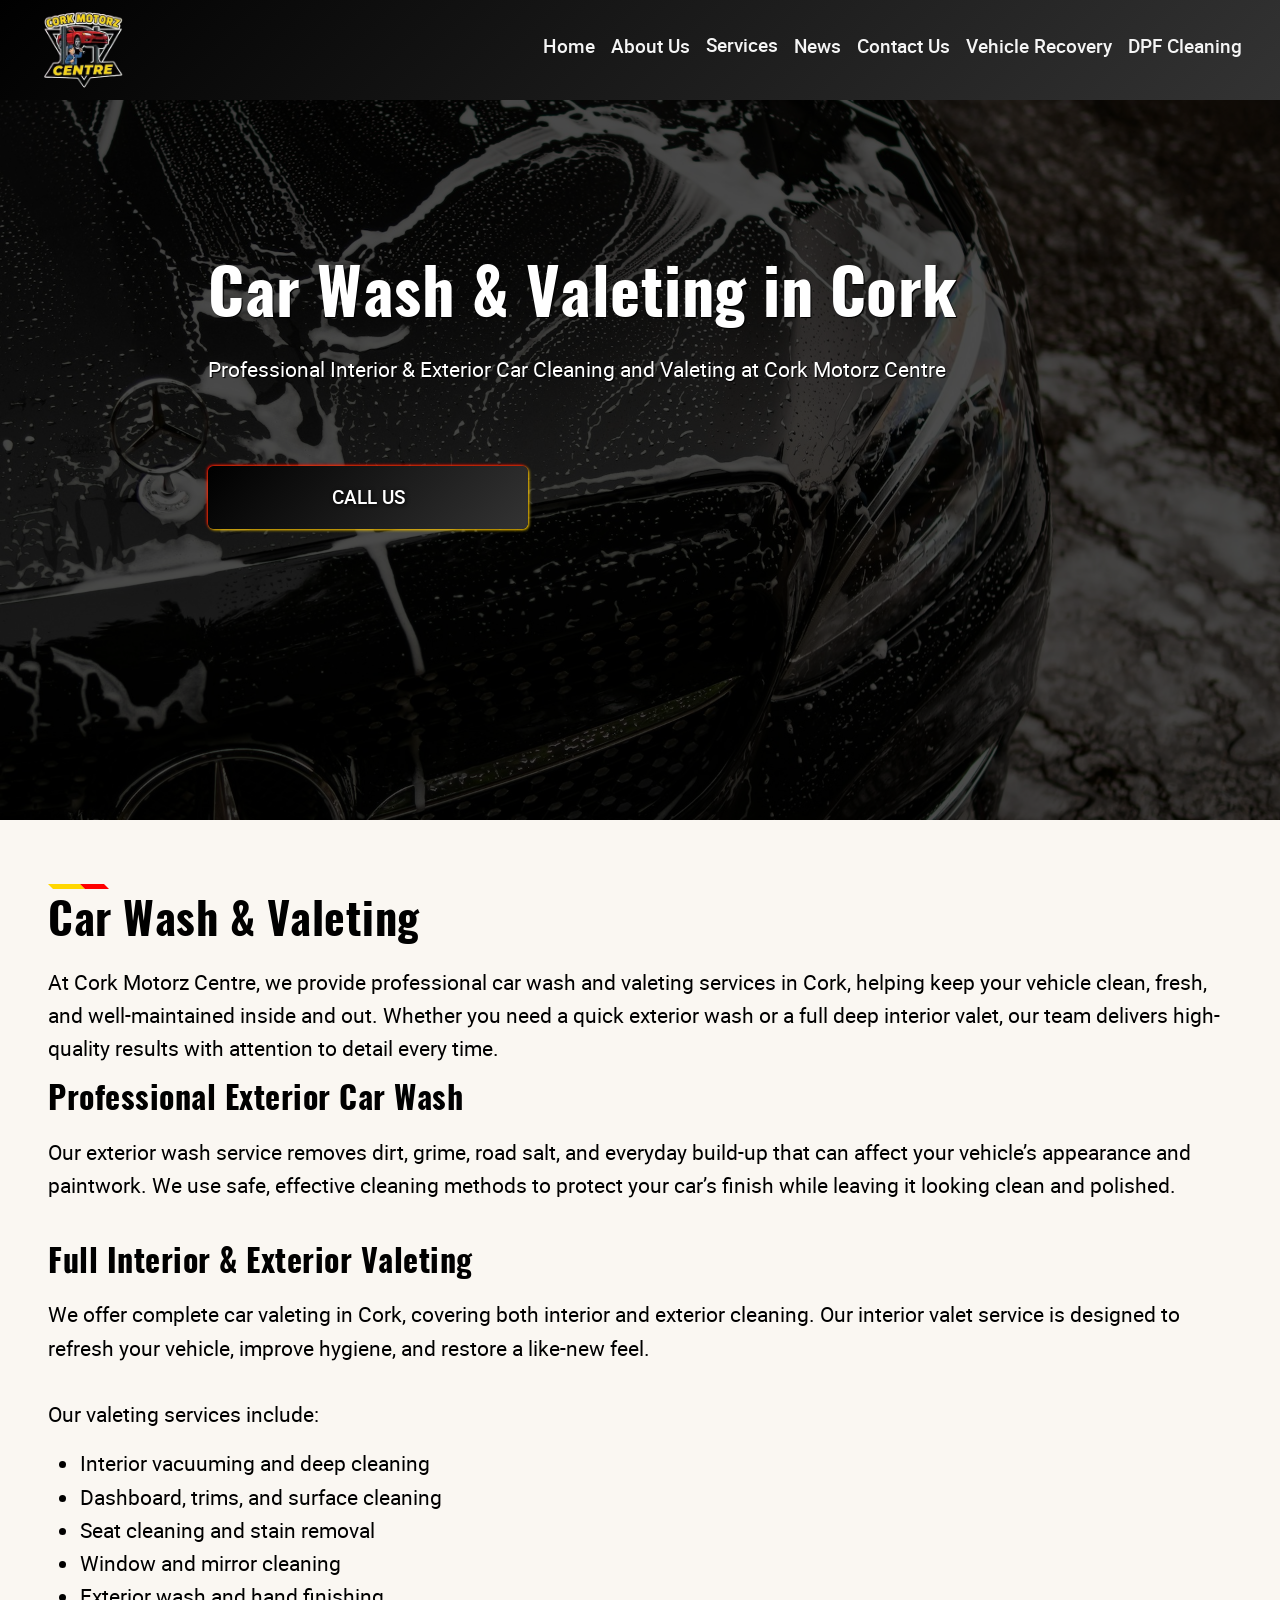
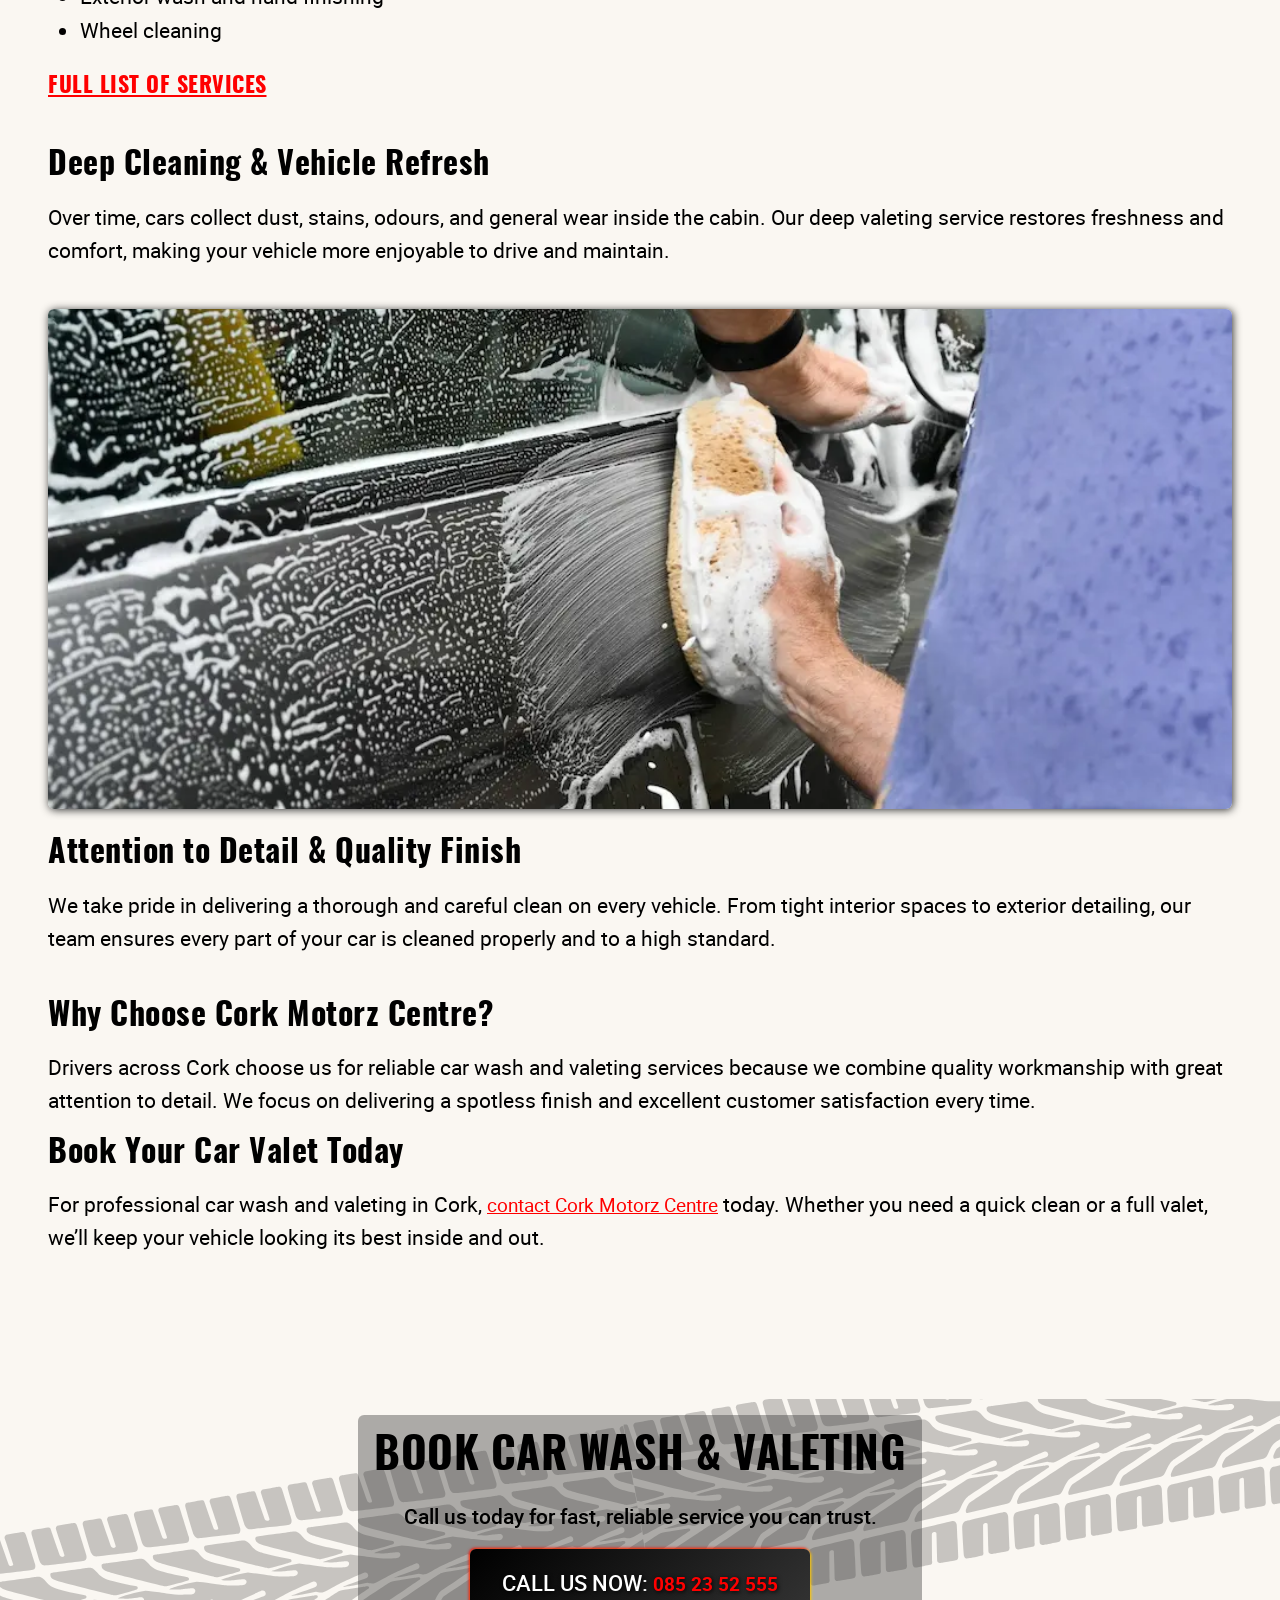
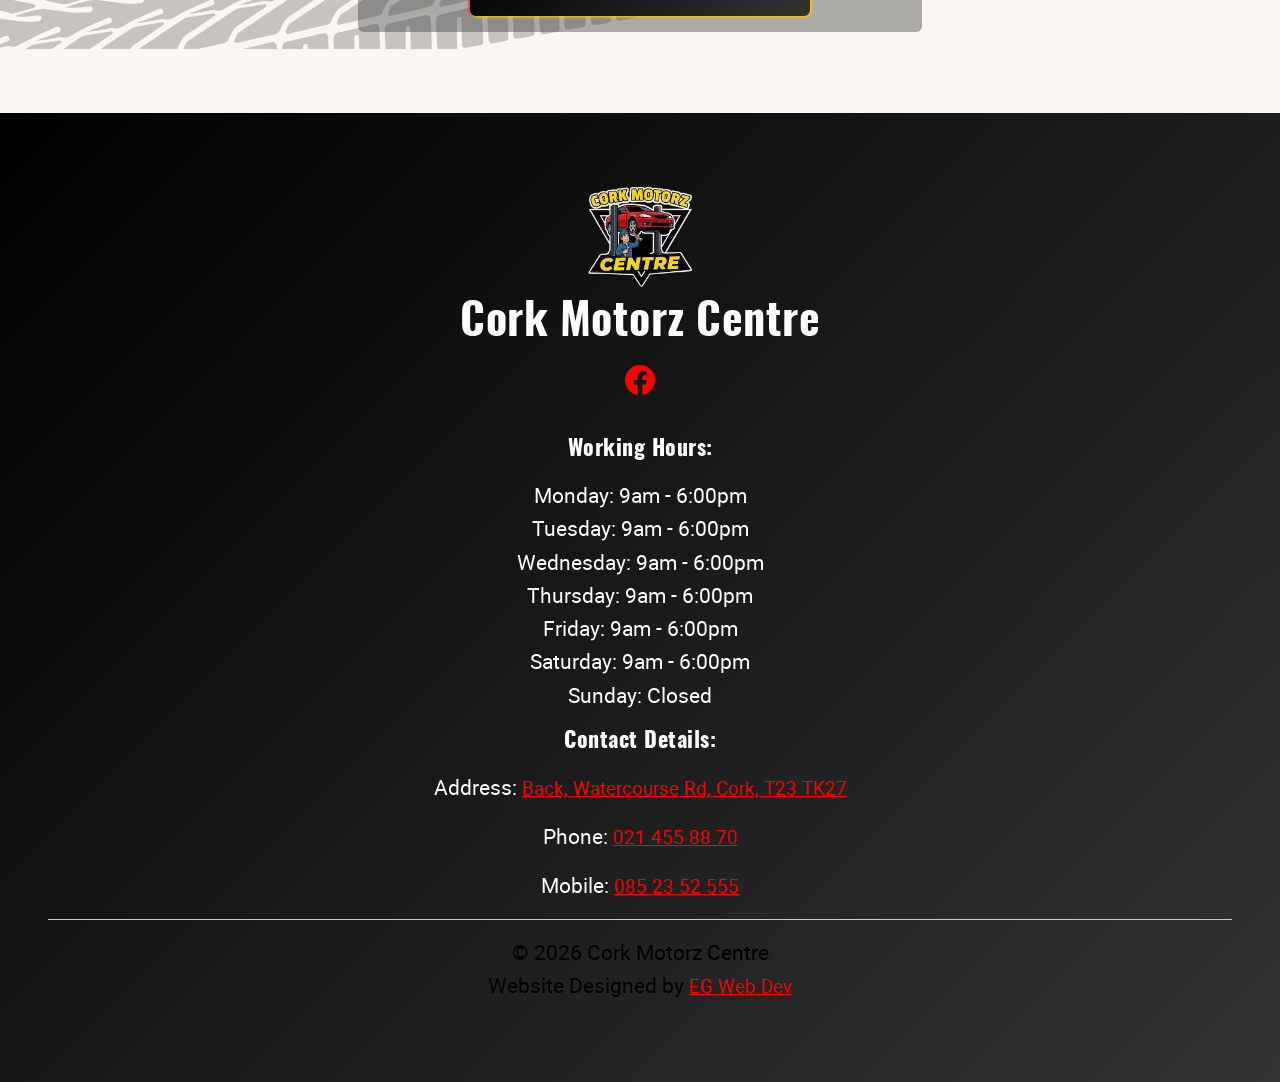
<file: service/car-wash.html>
<!DOCTYPE html>
<html lang="en">
    <head>
        <meta charset="UTF-8">
        <meta name="viewport" content="width=device-width, initial-scale=1, viewport-fit=cover"/>
        <meta name="description" content="Car wash and valeting in Cork at Cork Motorz Centre. Professional interior and exterior cleaning services to keep your vehicle fresh and spotless.">


        <!-- Open Graph / Social Preview -->
        <meta property="og:title" content="Cork Motorz Centre | Car Wash & Valeting">
        <meta property="og:description" content="Car wash and valeting in Cork at Cork Motorz Centre. Professional interior and exterior cleaning services to keep your vehicle fresh and spotless.">
        <meta property="og:image" content="">
        <meta property="og:url" content="">
        <meta property="og:type" content="website">

        <link rel="icon" type="image/x-icon" href="../assets/logos/cork-motorz-centre-logo.ico">

        <title>Cork Motorz Centre | Car Wash & Valeting</title>
        
        <link rel="stylesheet" href="../styles/style.css">
        <script src="../scripts/nav.js" defer></script>
        <script src="../scripts/fade-in.js" defer></script>
        
    </head>

    <body>
        <!--------------------------------------------------------------- HEADER/NAVIGATION -------------------------------------------------------------------------->
        <header class="site-nav">

            <div class="site-nav__container container">
                
                <a href="/index.html" class="site-nav__brand">
                    <img class="site-nav__logo" src="/assets/logos/cork-motorz-centre-logo.webp" alt="Example Logo">
                </a>

                <nav class="site-nav__links" id="primary-navigation" aria-label="Primary navigation">
                    <ul>
                        <li><a href="../index.html">Home</a></li>
                        <li><a href="../about.html">About Us</a></li>
                        <li class="has-submenu">
                            <a href="../service/service.html">Services</a>
                            <button class="submenu-toggle" aria-expanded="false" aria-controls="services-submenu">
                                <span class="submenu-arrow" aria-hidden="true">▾</span>
                                <span class="sr-only">Toggle Services submenu</span>
                            </button>
                            <ul class="sub-menu" id="services-submenu">
                                <li><a href="../dpf-cleaning.html">DPF Cleaning</a></li>
                                <li><a href="../service/service-and-maintenance.html">Full Service & Maintenance</a></li>
                                <li><a href="../service/diagnostics.html">Diagnostics</a></li>
                                <li><a href="../service/tyres.html">Tyres</a></li>
                                <li><a href="../vehicle-recovery.html">Recovery Service</a></li>
                                <li><a href="../service/crash-repairs.html">Car Crash Repairs</a></li>
                                <li><a href="../service/car-wash.html">Car Wash & Valeting</a></li>
                                <li><a href="../service/pre-nct.html">Pre-NCT Inspection</a></li>
                            </ul>
                        </li>
                        <li><a href="../news.html">News</a></li>
                        <li><a href="../contact.html">Contact Us</a></li>
                        <li><a href="../vehicle-recovery.html">Vehicle Recovery</a></li>
                        <li><a href="../dpf-cleaning.html">DPF Cleaning</a></li>
                    </ul>
                </nav>

                <button class="site-nav__toggle" aria-label="Toggle navigation" aria-controls="primary-navigation" aria-expanded="false"> 
                    <span></span>
                    <span></span>
                    <span></span>
                </button>

            </div>
            <div class="site-nav__overlay" aria-hidden="true"></div>
        
        </header>

        <main>

            <!--------------------------------------------------------------- HERO ------------------------------------------------------------------>
            <section class="hero-section section">
                <img src="../assets/images/card-6.jpg" alt="Cork Motorz Centre Hero Background Image">
                <div class="hero-overlay"></div>
                <div class="hero-content container fade-in">
                    <h1>Car Wash & Valeting in Cork</h1>
                    <p>Professional Interior & Exterior Car Cleaning and Valeting at Cork Motorz Centre</p>
                    <a href="tel:0852352555" class="btn-primary">Call Us</a>
                </div>
            </section>

            <article class="maintenance-article section fade-in">
                <div class="container">
                    <div class="section-decor">
                        <span class="section-decor-yellow"></span>
                        <span class="section-decor-red"></span>
                    </div>
                    <h2>Car Wash & Valeting</h2>

                    <p>
                        At Cork Motorz Centre, we provide professional car wash and valeting services in Cork, helping keep your vehicle clean, fresh, and well-maintained inside and out. Whether you need a quick exterior wash or a full deep interior valet, our team delivers high-quality results with attention to detail every time.
                    </p>

                    <h3>Professional Exterior Car Wash</h3>

                    <p>
                        Our exterior wash service removes dirt, grime, road salt, and everyday build-up that can affect your vehicle’s appearance and paintwork. We use safe, effective cleaning methods to protect your car’s finish while leaving it looking clean and polished.
                    </p>

                    <br>

                    <h3>Full Interior & Exterior Valeting</h3>

                    <p>
                        We offer complete car valeting in Cork, covering both interior and exterior cleaning. Our interior valet service is designed to refresh your vehicle, improve hygiene, and restore a like-new feel.
                        <br><br>
                        Our valeting services include:
                    </p>

                    <ul>
                        <li>Interior vacuuming and deep cleaning</li>
                        <li>Dashboard, trims, and surface cleaning</li>
                        <li>Seat cleaning and stain removal</li>
                        <li>Window and mirror cleaning</li>
                        <li>Exterior wash and hand finishing</li>
                        <li>Wheel cleaning</li>
                    </ul>

                    <br>

                    <a href="../service/service.html"><h4>FULL LIST OF SERVICES</h4></a>

                    <br>

                    <h3>Deep Cleaning & Vehicle Refresh</h3>

                    <p>Over time, cars collect dust, stains, odours, and general wear inside the cabin. Our deep valeting service restores freshness and comfort, making your vehicle more enjoyable to drive and maintain.</p>

                    <br>

                    <img class="article-img fade-in" src="../assets/images/car-valeting-img.webp" alt="Car Valeting Cork">

                    <br>

                    <h3>Attention to Detail & Quality Finish</h3>

                    <p>
                        We take pride in delivering a thorough and careful clean on every vehicle. From tight interior spaces to exterior detailing, our team ensures every part of your car is cleaned properly and to a high standard.
                    </p>

                    <br>

                    <h3>Why Choose Cork Motorz Centre?</h3>

                    <p>
                        Drivers across Cork choose us for reliable car wash and valeting services because we combine quality workmanship with great attention to detail. We focus on delivering a spotless finish and excellent customer satisfaction every time.
                    </p>

                    <h3>Book Your Car Valet Today</h3>

                    <p>
                        For professional car wash and valeting in Cork, <a href="tel:085 23 52 555">contact Cork Motorz Centre</a> today. Whether you need a quick clean or a full valet, we’ll keep your vehicle looking its best inside and out.
                    </p>
                </div>
            </article>

            <section class="cta section fade-in">
                <div class="banner-wrapper">
                    <img src="../assets/images/tire-tracks.svg" class="track track-top" alt="">
                    <img src="../assets/images/tire-tracks.svg" class="track track-bottom" alt="">

                    <div class="cta-content">
                        <h2>BOOK CAR WASH & VALETING</h2>
                        <p>Call us today for fast, reliable service you can trust.</p>
                        <div class="cta-button btn-primary">
                            <span>CALL US NOW:</span>
                            <a href="tel:085 23 52 555"><strong>085 23 52 555</strong></a>
                        </div>
                    </div>
                </div>
            </section>
        </main>

        <!-------------------------------------------------------------- FOOTER ---------------------------------------------------------------------------->
        <footer class="footer section fade-in">
            <div class="container">
                <div>
                    <img src="../assets/logos/cork-motorz-centre-logo.webp" alt="Cork Motorz Centre Logo">
                    <h2>Cork Motorz Centre</h2>
                    <div class="footer-socials">
                        <a href="https://www.facebook.com/p/Cork-Motorz-Centre-100063648090847/">
                            <svg xmlns="http://www.w3.org/2000/svg" fill="currentColor" class="bi bi-facebook" viewBox="0 0 16 16"><path d="M16 8.049c0-4.446-3.582-8.05-8-8.05C3.58 0-.002 3.603-.002 8.05c0 4.017 2.926 7.347 6.75 7.951v-5.625h-2.03V8.05H6.75V6.275c0-2.017 1.195-3.131 3.022-3.131.876 0 1.791.157 1.791.157v1.98h-1.009c-.993 0-1.303.621-1.303 1.258v1.51h2.218l-.354 2.326H9.25V16c3.824-.604 6.75-3.934 6.75-7.951"/></svg>
                        </a>
                    </div>
                </div>
                <div>
                    <h4>Working Hours:</h4>
                    <p>
                        <span>Monday:</span> 9am - 6:00pm <br>
                        <span>Tuesday:</span> 9am - 6:00pm <br>
                        <span>Wednesday:</span> 9am - 6:00pm <br>
                        <span>Thursday:</span> 9am - 6:00pm <br>
                        <span>Friday:</span> 9am - 6:00pm <br>
                        <span>Saturday:</span> 9am - 6:00pm <br>
                        <span>Sunday:</span> Closed
                    </p>
                </div>
                <div>
                    <h4>Contact Details:</h4>
                    <p>Address: <a href="https://maps.app.goo.gl/SgTDD4QANHRx9vL56">Back, Watercourse Rd, Cork, T23 TK27</a></p>
                    <p>Phone: <a href="tel:0214558870">021 455 88 70</a></p>
                    <p>Mobile: <a href="tel:0852352555">085 23 52 555</a></p>
                </div>
                <div class="footer-line"></div>
                <div class="footer-ps"><p> © 2026 Cork Motorz Centre <br>Website Designed by <a href="https://eg-webdev.com/">EG Web Dev</a></p></div>
            </div>
        </footer>
        <button id="backToTop" aria-label="Back to top">
            <svg viewBox="0 0 16 16" xmlns="http://www.w3.org/2000/svg" fill="currentColor"><path d="M5.14645 7.14645L7.64645 4.64645C7.84171 4.45118 8.15829 4.45118 8.35355 4.64645L10.8536 7.14645C11.0488 7.34171 11.0488 7.65829 10.8536 7.85355C10.6583 8.04882 10.3417 8.04882 10.1464 7.85355L8.5 6.20711V11C8.5 11.2761 8.27614 11.5 8 11.5C7.72386 11.5 7.5 11.2761 7.5 11V6.20711L5.85355 7.85355C5.65829 8.04882 5.34171 8.04882 5.14645 7.85355C4.95118 7.65829 4.95118 7.34171 5.14645 7.14645ZM8 1C4.13401 1 1 4.13401 1 8C1 11.866 4.13401 15 8 15C11.866 15 15 11.866 15 8C15 4.13401 11.866 1 8 1ZM2 8C2 4.68629 4.68629 2 8 2C11.3137 2 14 4.68629 14 8C14 11.3137 11.3137 14 8 14C4.68629 14 2 11.3137 2 8Z"/></svg>
        </button>
    </body>
</html>
</file>
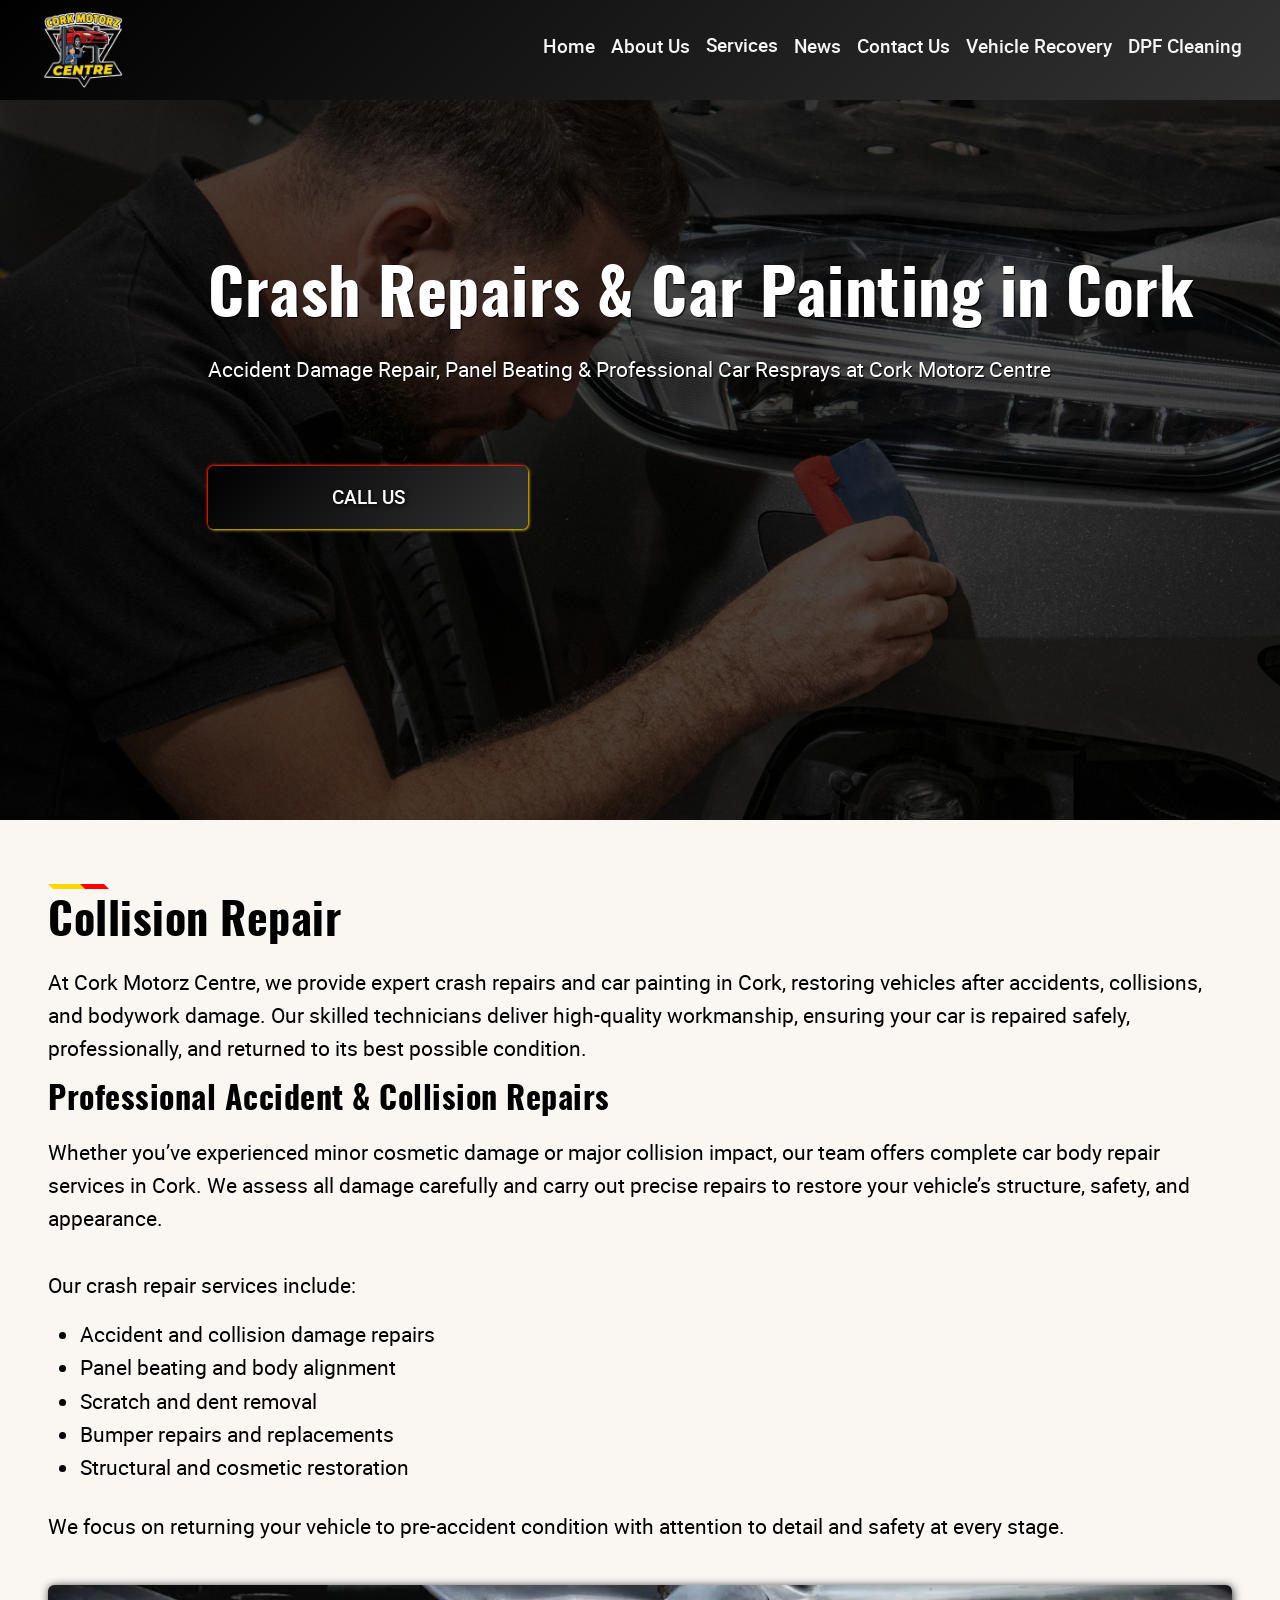
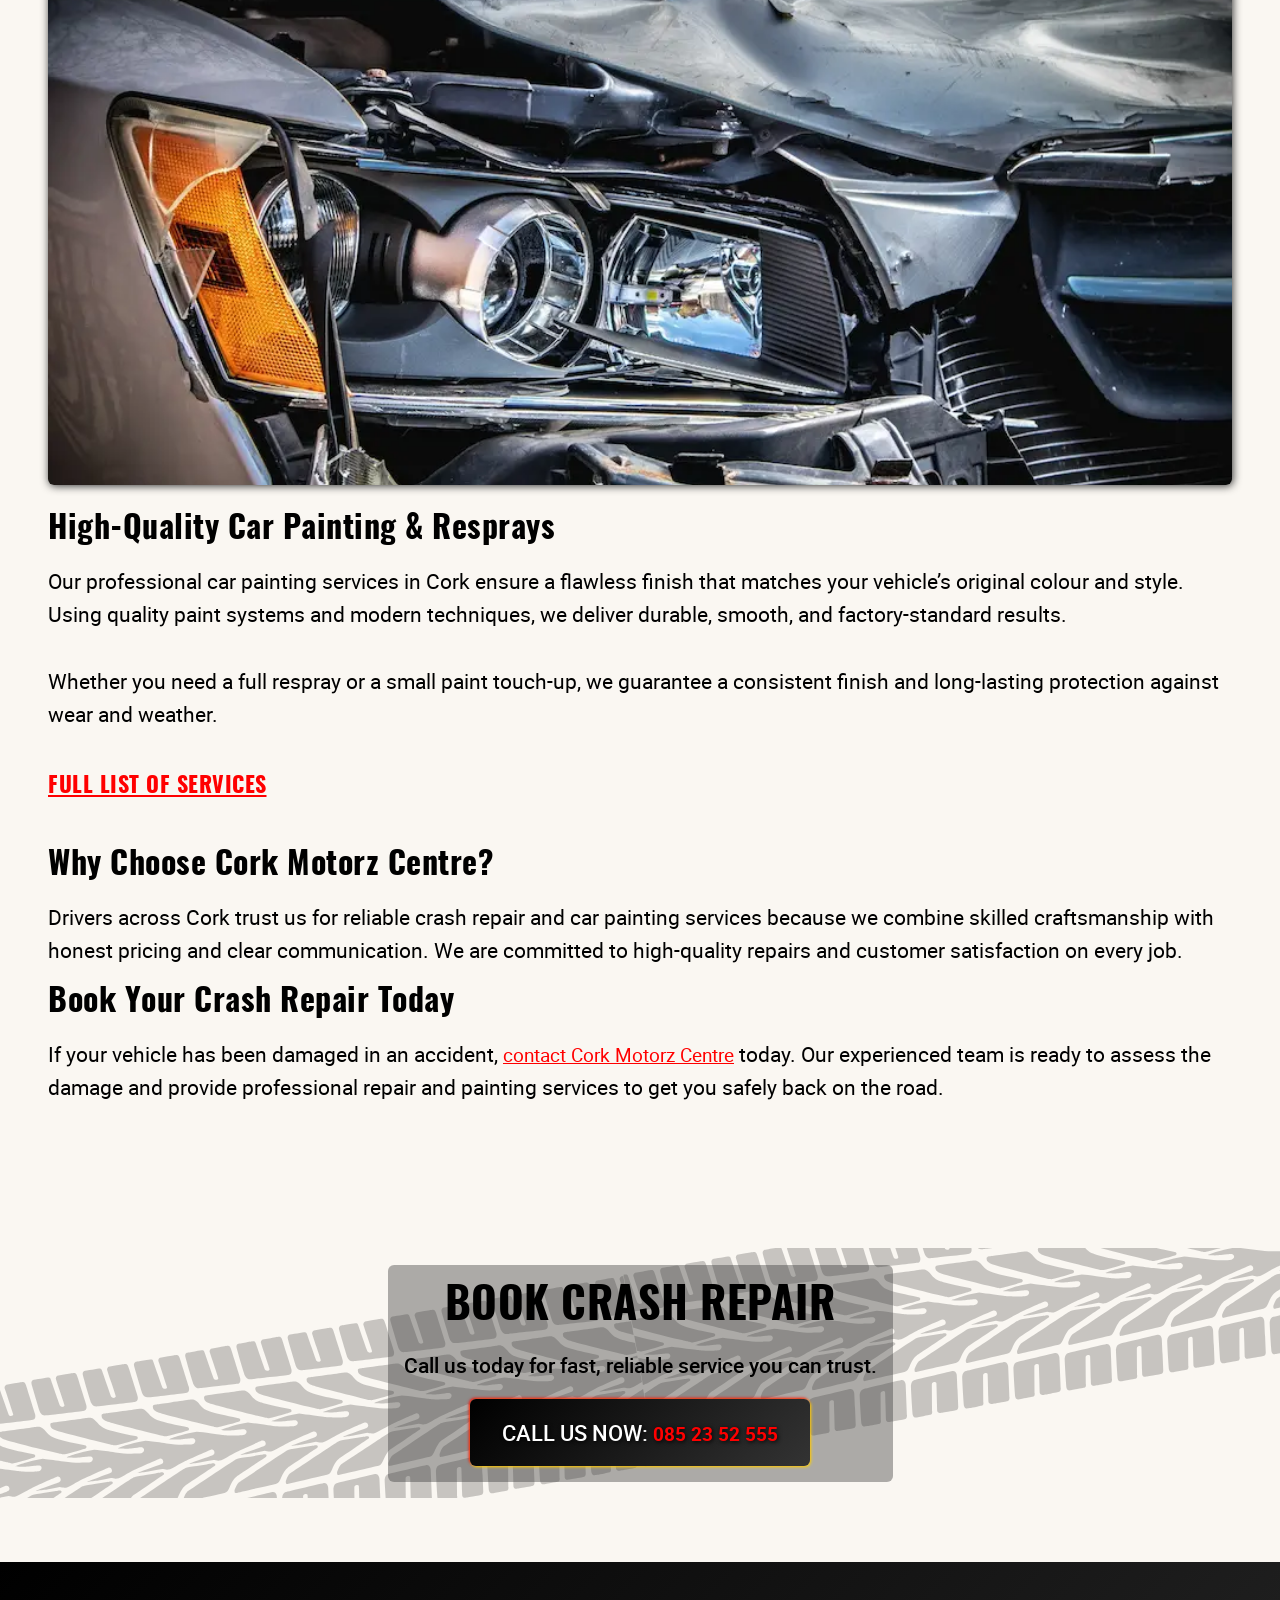
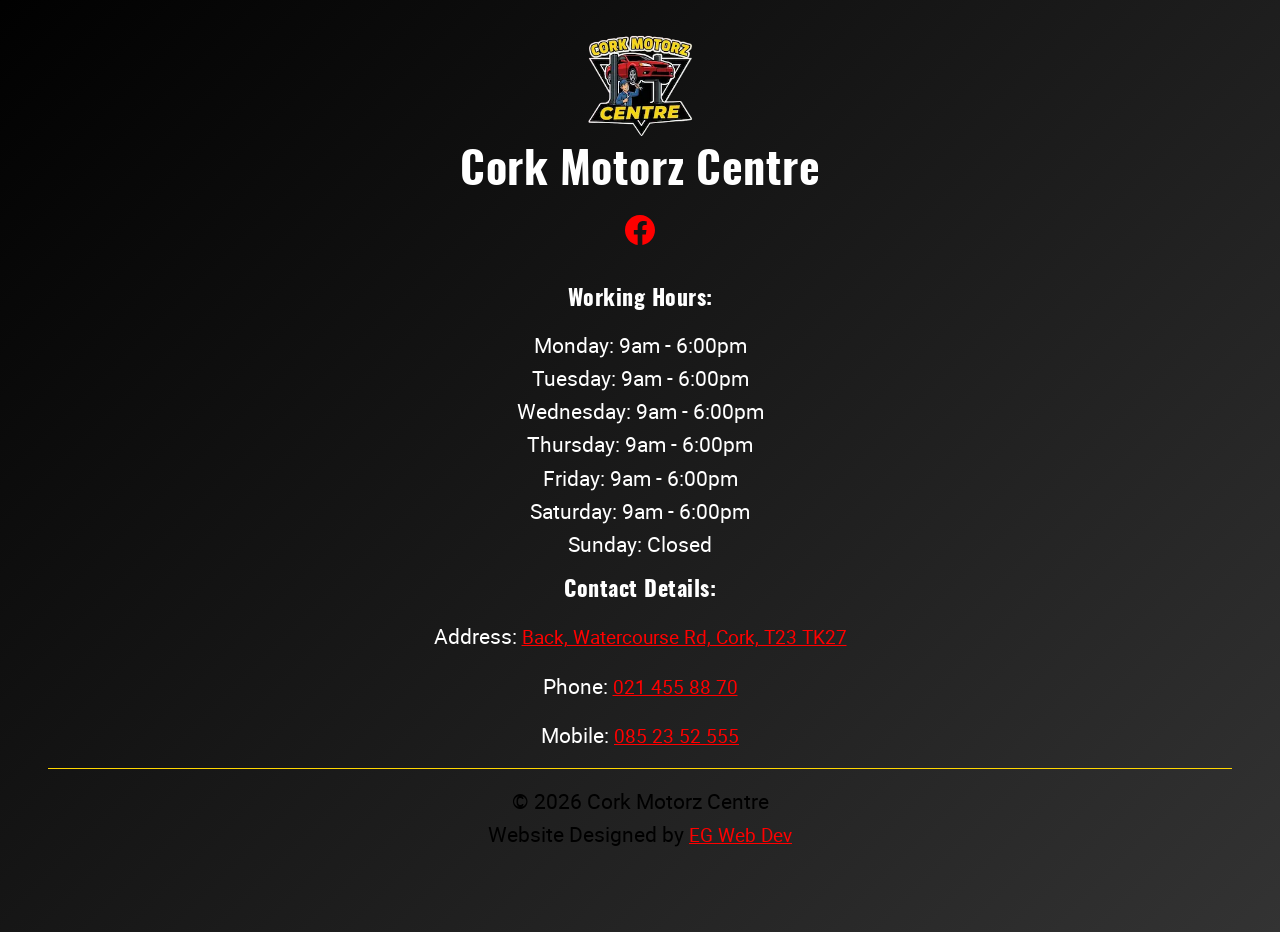
<file: service/crash-repairs.html>
<!DOCTYPE html>
<html lang="en">
    <head>
        <meta charset="UTF-8">
        <meta name="viewport" content="width=device-width, initial-scale=1, viewport-fit=cover"/>
        <meta name="description" content="Crash repairs and car painting in Cork at Cork Motorz Centre. Expert accident repairs, panel beating, and professional vehicle resprays.">


        <!-- Open Graph / Social Preview -->
        <meta property="og:title" content="Cork Motorz Centre | Crash Repairs">
        <meta property="og:description" content="Crash repairs and car painting in Cork at Cork Motorz Centre. Expert accident repairs, panel beating, and professional vehicle resprays.">
        <meta property="og:image" content="">
        <meta property="og:url" content="">
        <meta property="og:type" content="website">

        <link rel="icon" type="image/x-icon" href="../assets/logos/cork-motorz-centre-logo.ico">

        <title>Cork Motorz Centre | Crash Repairs</title>
        
        <link rel="stylesheet" href="../styles/style.css">
        <script src="../scripts/nav.js" defer></script>
        <script src="../scripts/fade-in.js" defer></script>
        
    </head>

    <body>
        <!--------------------------------------------------------------- HEADER/NAVIGATION -------------------------------------------------------------------------->
        <header class="site-nav">

            <div class="site-nav__container container">
                
                <a href="../index.html" class="site-nav__brand">
                    <img class="site-nav__logo" src="../assets/logos/cork-motorz-centre-logo.webp" alt="Example Logo">
                </a>

                <nav class="site-nav__links" id="primary-navigation" aria-label="Primary navigation">
                    <ul>
                        <li><a href="../index.html">Home</a></li>
                        <li><a href="../about.html">About Us</a></li>
                        <li class="has-submenu">
                            <a href="../service/service.html">Services</a>
                            <button class="submenu-toggle" aria-expanded="false" aria-controls="services-submenu">
                                <span class="submenu-arrow" aria-hidden="true">▾</span>
                                <span class="sr-only">Toggle Services submenu</span>
                            </button>
                            <ul class="sub-menu" id="services-submenu">
                                <li><a href="../dpf-cleaning.html">DPF Cleaning</a></li>
                                <li><a href="../service/service-and-maintenance.html">Full Service & Maintenance</a></li>
                                <li><a href="../service/diagnostics.html">Diagnostics</a></li>
                                <li><a href="../service/tyres.html">Tyres</a></li>
                                <li><a href="../vehicle-recovery.html">Recovery Service</a></li>
                                <li><a href="../service/crash-repairs.html">Car Crash Repairs</a></li>
                                <li><a href="../service/car-wash.html">Car Wash & Valeting</a></li>
                                <li><a href="../service/pre-nct.html">Pre-NCT Inspection</a></li>
                            </ul>
                        </li>
                        <li><a href="../news.html">News</a></li>
                        <li><a href="../contact.html">Contact Us</a></li>
                        <li><a href="../vehicle-recovery.html">Vehicle Recovery</a></li>
                        <li><a href="../dpf-cleaning.html">DPF Cleaning</a></li>
                    </ul>
                </nav>

                <button class="site-nav__toggle" aria-label="Toggle navigation" aria-controls="primary-navigation" aria-expanded="false"> 
                    <span></span>
                    <span></span>
                    <span></span>
                </button>

            </div>
            <div class="site-nav__overlay" aria-hidden="true"></div>
        
        </header>

        <main>

            <!--------------------------------------------------------------- HERO ------------------------------------------------------------------>
            <section class="hero-section section">
                <img src="../assets/images/card-5.jpg" alt="Cork Motorz Centre Hero Background Image">
                <div class="hero-overlay"></div>
                <div class="hero-content container fade-in">
                    <h1>Crash Repairs & Car Painting in Cork</h1>
                    <p>Accident Damage Repair, Panel Beating & Professional Car Resprays at Cork Motorz Centre</p>
                    <a href="tel:0852352555" class="btn-primary">Call Us</a>
                </div>
            </section>

            <article class="maintenance-article section fade-in">
                <div class="container">
                    <div class="section-decor">
                        <span class="section-decor-yellow"></span>
                        <span class="section-decor-red"></span>
                    </div>
                    <h2>Collision Repair</h2>

                    <p>
                        At Cork Motorz Centre, we provide expert crash repairs and car painting in Cork, restoring vehicles after accidents, collisions, and bodywork damage. Our skilled technicians deliver high-quality workmanship, ensuring your car is repaired safely, professionally, and returned to its best possible condition.
                    </p>

                    <h3>Professional Accident & Collision Repairs</h3>

                    <p>
                        Whether you’ve experienced minor cosmetic damage or major collision impact, our team offers complete car body repair services in Cork. We assess all damage carefully and carry out precise repairs to restore your vehicle’s structure, safety, and appearance.
                        <br><br>
                        Our crash repair services include:
                    </p>

                     <ul>
                        <li>Accident and collision damage repairs</li>
                        <li>Panel beating and body alignment</li>
                        <li>Scratch and dent removal</li>
                        <li>Bumper repairs and replacements</li>
                        <li>Structural and cosmetic restoration</li>
                    </ul>

                    <br>

                    <p>We focus on returning your vehicle to pre-accident condition with attention to detail and safety at every stage.</p>

                    <br>

                    <img class="article-img fade-in" src="../assets/images/crash-repair-img.webp" alt="Check engine light">

                    <br>

                    <h3>High-Quality Car Painting & Resprays</h3>

                    <p>
                        Our professional car painting services in Cork ensure a flawless finish that matches your vehicle’s original colour and style. Using quality paint systems and modern techniques, we deliver durable, smooth, and factory-standard results.
                        <br><br>
                        Whether you need a full respray or a small paint touch-up, we guarantee a consistent finish and long-lasting protection against wear and weather.
                    </p>

                    <br>

                    <a href="../service/service.html"><h4>FULL LIST OF SERVICES</h4></a>


                    <br>

                    <h3>Why Choose Cork Motorz Centre?</h3>

                    <p>
                        Drivers across Cork trust us for reliable crash repair and car painting services because we combine skilled craftsmanship with honest pricing and clear communication. We are committed to high-quality repairs and customer satisfaction on every job.
                    </p>

                    <h3>Book Your Crash Repair Today</h3>

                    <p>
                        If your vehicle has been damaged in an accident, <a href="tel:085 23 52 555">contact Cork Motorz Centre</a> today. Our experienced team is ready to assess the damage and provide professional repair and painting services to get you safely back on the road.
                    </p>
                </div>
            </article>

            <section class="cta section fade-in">
                <div class="banner-wrapper">
                    <img src="../assets/images/tire-tracks.svg" class="track track-top" alt="">
                    <img src="../assets/images/tire-tracks.svg" class="track track-bottom" alt="">

                    <div class="cta-content">
                        <h2>BOOK CRASH REPAIR</h2>
                        <p>Call us today for fast, reliable service you can trust.</p>
                        <div class="cta-button btn-primary">
                            <span>CALL US NOW:</span>
                            <a href="tel:085 23 52 555"><strong>085 23 52 555</strong></a>
                        </div>
                    </div>
                </div>
            </section>
        </main>

        <!-------------------------------------------------------------- FOOTER ---------------------------------------------------------------------------->
        <footer class="footer section fade-in">
            <div class="container">
                <div>
                    <img src="../assets/logos/cork-motorz-centre-logo.webp" alt="Cork Motorz Centre Logo">
                    <h2>Cork Motorz Centre</h2>
                    <div class="footer-socials">
                        <a href="https://www.facebook.com/p/Cork-Motorz-Centre-100063648090847/">
                            <svg xmlns="http://www.w3.org/2000/svg" fill="currentColor" class="bi bi-facebook" viewBox="0 0 16 16"><path d="M16 8.049c0-4.446-3.582-8.05-8-8.05C3.58 0-.002 3.603-.002 8.05c0 4.017 2.926 7.347 6.75 7.951v-5.625h-2.03V8.05H6.75V6.275c0-2.017 1.195-3.131 3.022-3.131.876 0 1.791.157 1.791.157v1.98h-1.009c-.993 0-1.303.621-1.303 1.258v1.51h2.218l-.354 2.326H9.25V16c3.824-.604 6.75-3.934 6.75-7.951"/></svg>
                        </a>
                    </div>
                </div>
                <div>
                    <h4>Working Hours:</h4>
                    <p>
                        <span>Monday:</span> 9am - 6:00pm <br>
                        <span>Tuesday:</span> 9am - 6:00pm <br>
                        <span>Wednesday:</span> 9am - 6:00pm <br>
                        <span>Thursday:</span> 9am - 6:00pm <br>
                        <span>Friday:</span> 9am - 6:00pm <br>
                        <span>Saturday:</span> 9am - 6:00pm <br>
                        <span>Sunday:</span> Closed
                    </p>
                </div>
                <div>
                    <h4>Contact Details:</h4>
                    <p>Address: <a href="https://maps.app.goo.gl/SgTDD4QANHRx9vL56">Back, Watercourse Rd, Cork, T23 TK27</a></p>
                    <p>Phone: <a href="tel:0214558870">021 455 88 70</a></p>
                    <p>Mobile: <a href="tel:0852352555">085 23 52 555</a></p>
                </div>
                <div class="footer-line"></div>
                <div class="footer-ps"><p> © 2026 Cork Motorz Centre <br>Website Designed by <a href="https://eg-webdev.com/">EG Web Dev</a></p></div>
            </div>
        </footer>
        <button id="backToTop" aria-label="Back to top">
            <svg viewBox="0 0 16 16" xmlns="http://www.w3.org/2000/svg" fill="currentColor"><path d="M5.14645 7.14645L7.64645 4.64645C7.84171 4.45118 8.15829 4.45118 8.35355 4.64645L10.8536 7.14645C11.0488 7.34171 11.0488 7.65829 10.8536 7.85355C10.6583 8.04882 10.3417 8.04882 10.1464 7.85355L8.5 6.20711V11C8.5 11.2761 8.27614 11.5 8 11.5C7.72386 11.5 7.5 11.2761 7.5 11V6.20711L5.85355 7.85355C5.65829 8.04882 5.34171 8.04882 5.14645 7.85355C4.95118 7.65829 4.95118 7.34171 5.14645 7.14645ZM8 1C4.13401 1 1 4.13401 1 8C1 11.866 4.13401 15 8 15C11.866 15 15 11.866 15 8C15 4.13401 11.866 1 8 1ZM2 8C2 4.68629 4.68629 2 8 2C11.3137 2 14 4.68629 14 8C14 11.3137 11.3137 14 8 14C4.68629 14 2 11.3137 2 8Z"/></svg>
        </button>
    </body>
</html>
</file>
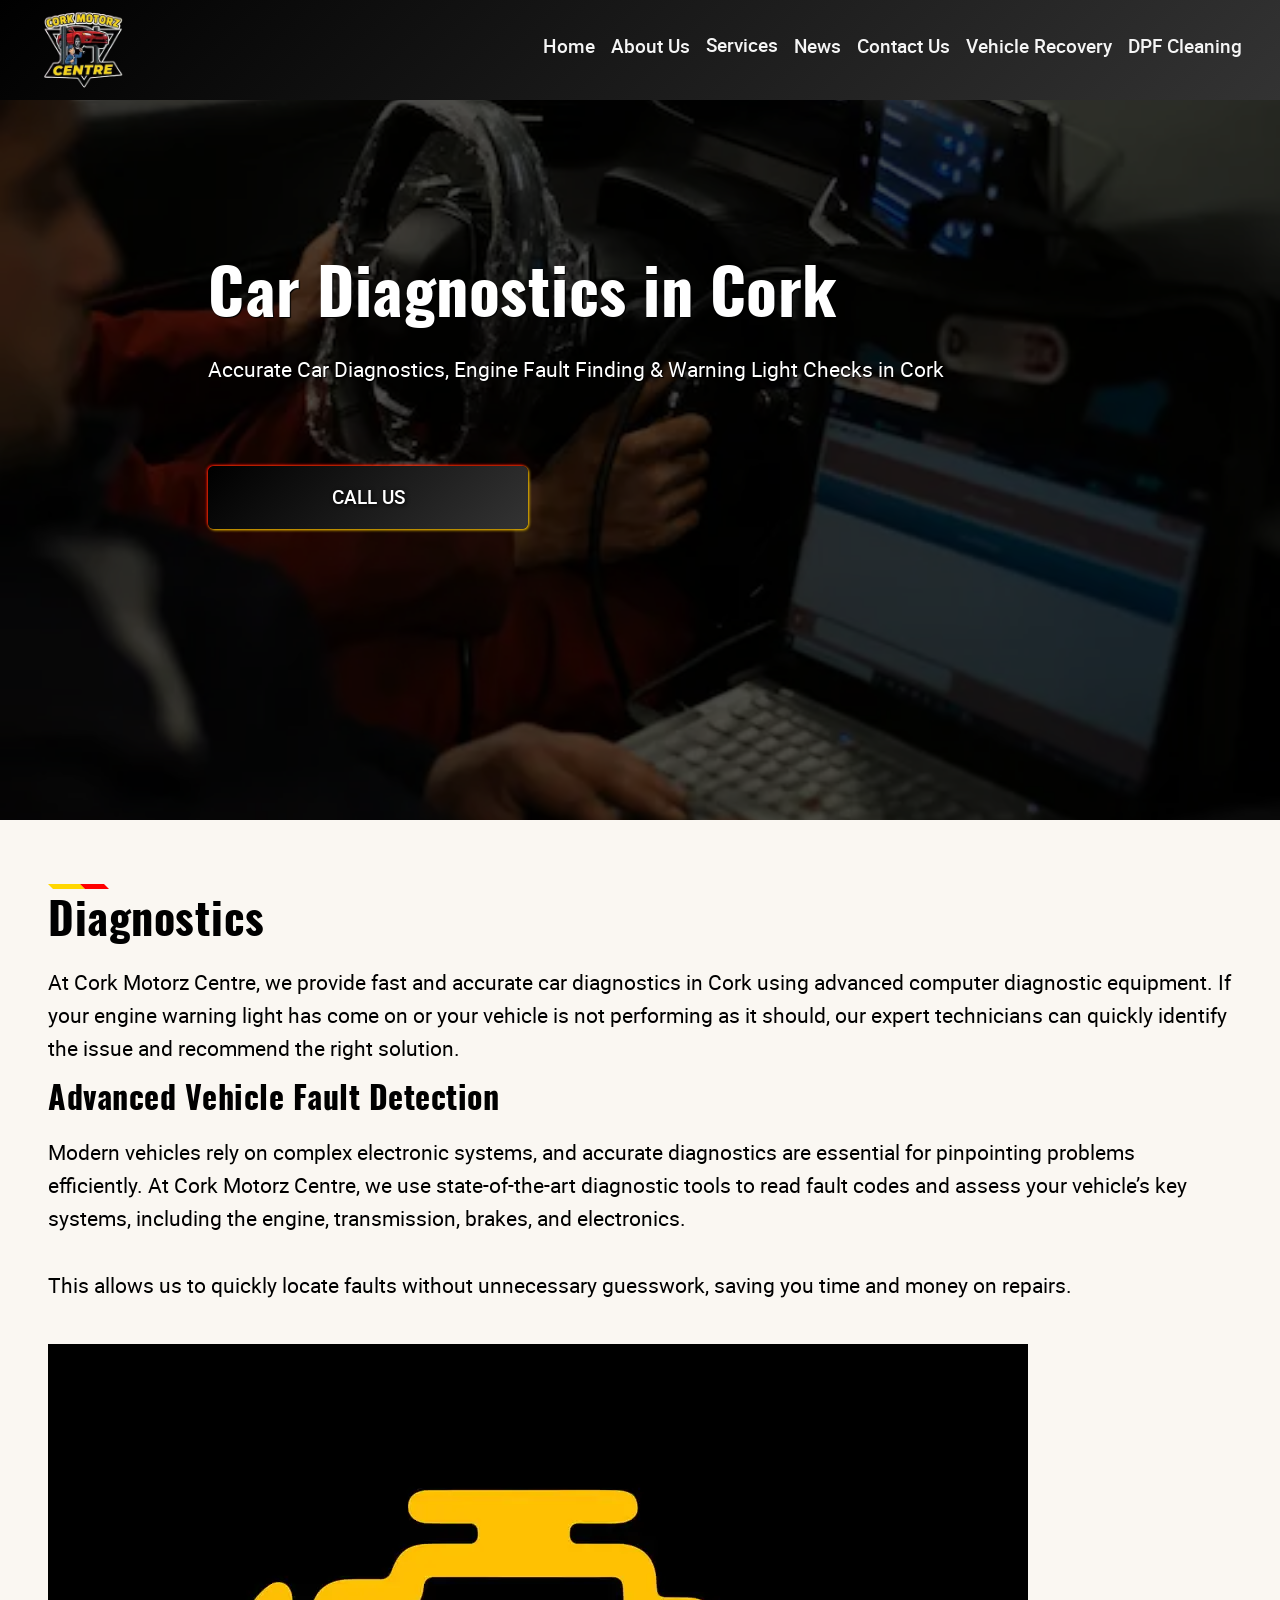
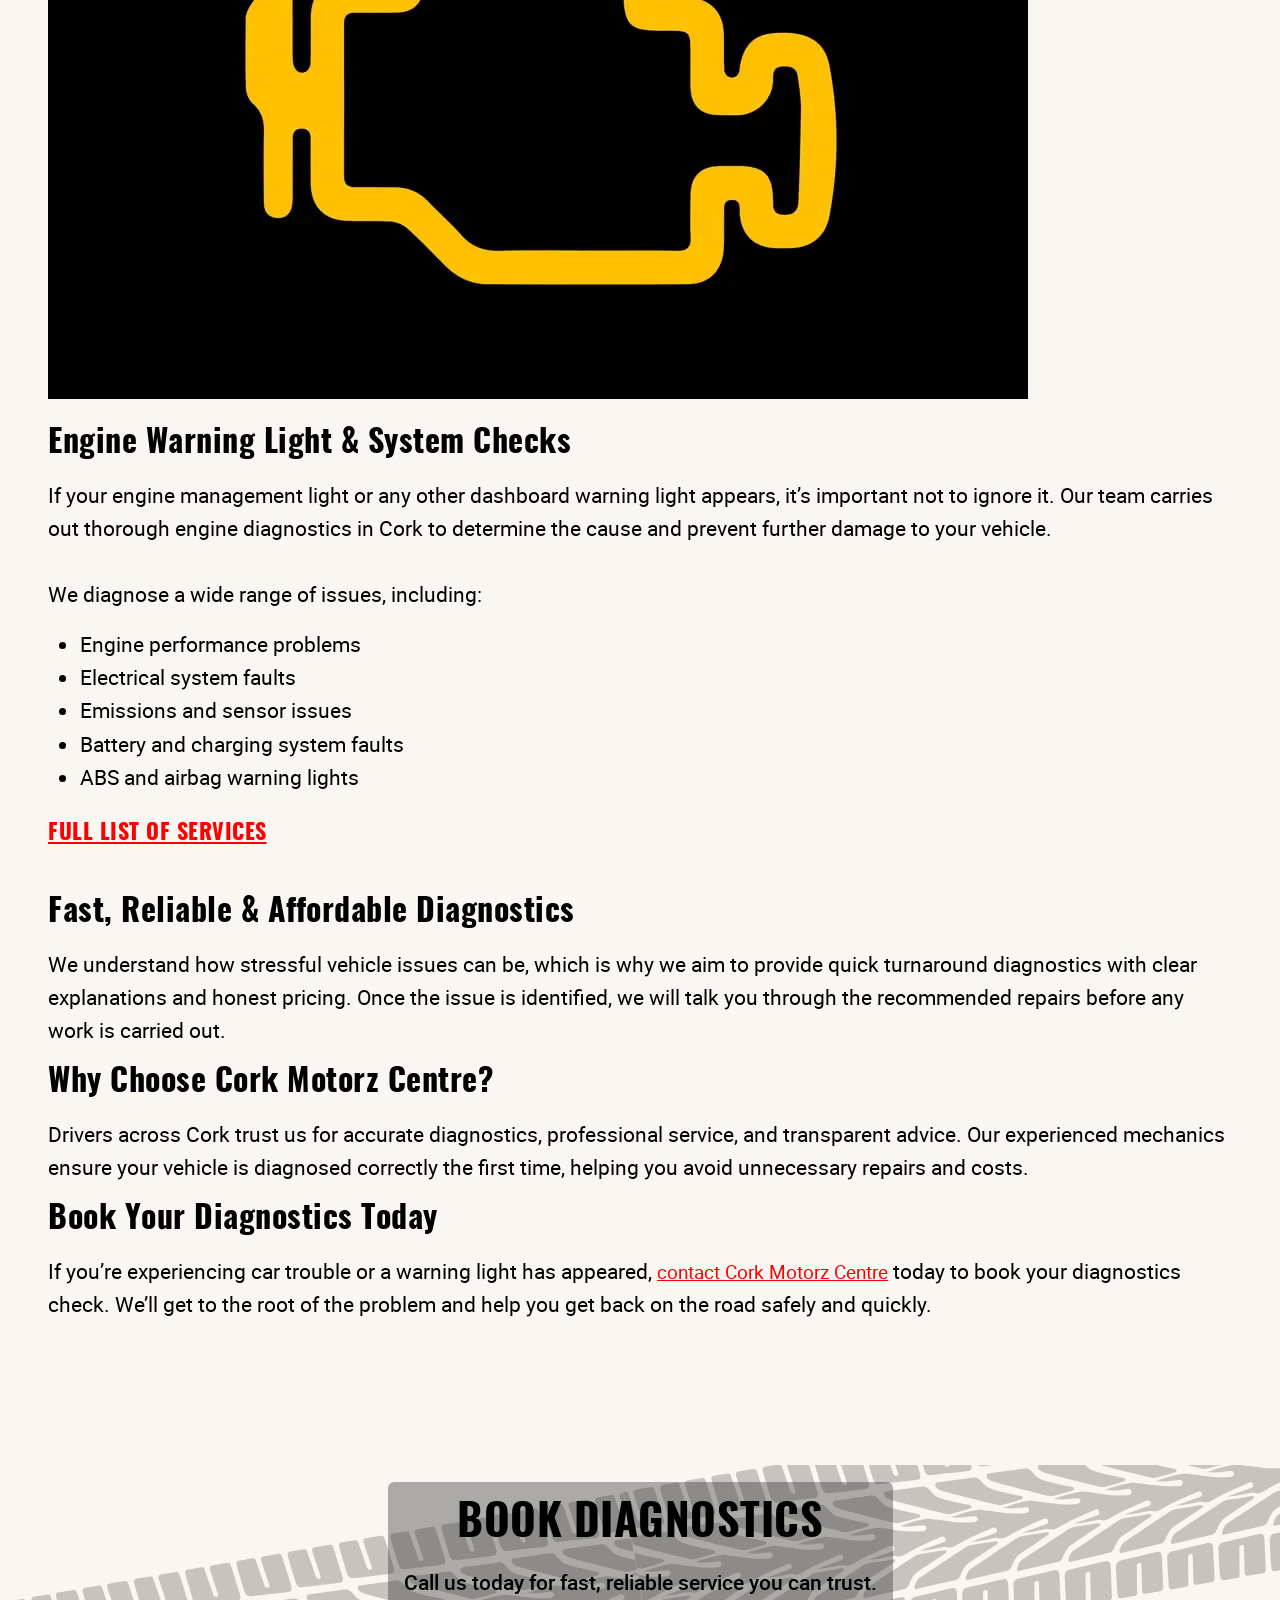
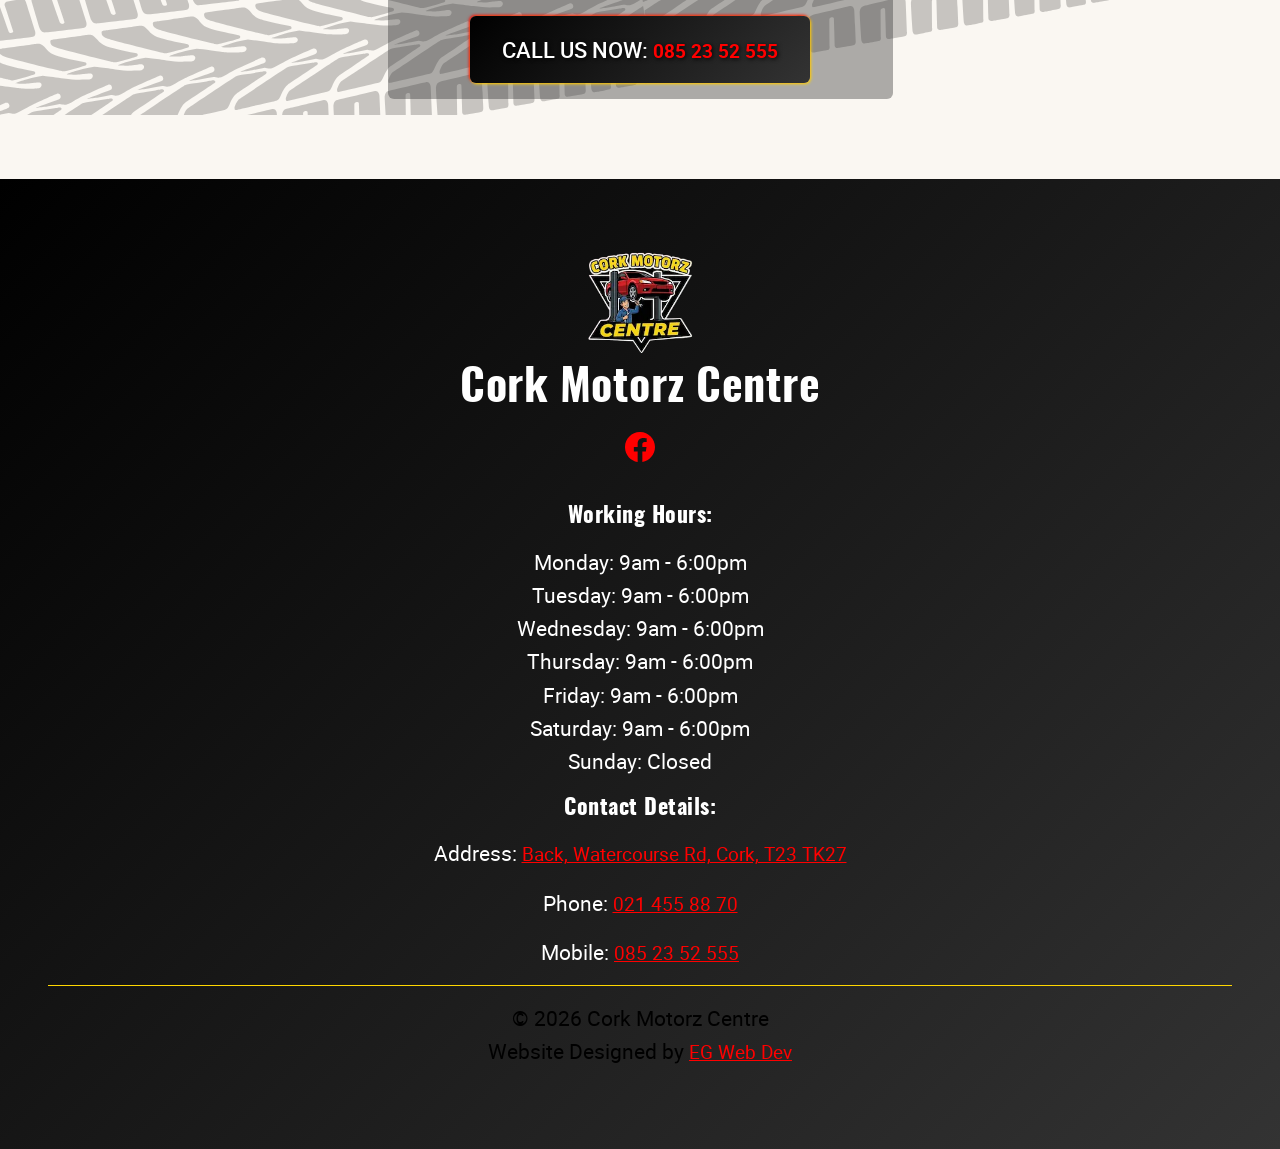
<file: service/diagnostics.html>
<!DOCTYPE html>
<html lang="en">
    <head>
        <meta charset="UTF-8">
        <meta name="viewport" content="width=device-width, initial-scale=1, viewport-fit=cover"/>
        <meta name="description" content="Car diagnostics in Cork at Cork Motorz Centre. Advanced fault finding, engine diagnostics, and warning light checks for all makes and models.">


        <!-- Open Graph / Social Preview -->
        <meta property="og:title" content="Cork Motorz Centre | Diagnostics">
        <meta property="og:description" content="Car diagnostics in Cork at Cork Motorz Centre. Advanced fault finding, engine diagnostics, and warning light checks for all makes and models.">
        <meta property="og:image" content="https://abugelis.github.io/CorkMotorzCentre/assets/logos/cork-motorz-centre-logo.webp">
        <meta property="og:url" content="https://abugelis.github.io/CorkMotorzCentre/service/diagnostics.html">
        <meta property="og:type" content="website">

        <link rel="icon" type="image/x-icon" href="../assets/logos/cork-motorz-centre-logo.ico">

        <title>Cork Motorz Centre | Diagnostics</title>
        
        <link rel="stylesheet" href="../styles/style.css">
        <script src="../scripts/nav.js" defer></script>
        <script src="../scripts/fade-in.js" defer></script>
        
    </head>

    <body>
        <!--------------------------------------------------------------- HEADER/NAVIGATION -------------------------------------------------------------------------->
        <header class="site-nav">

            <div class="site-nav__container container">
                
                <a href="../index.html" class="site-nav__brand">
                    <img class="site-nav__logo" src="../assets/logos/cork-motorz-centre-logo.webp" alt="Example Logo">
                </a>

                <nav class="site-nav__links" id="primary-navigation" aria-label="Primary navigation">
                    <ul>
                        <li><a href="../index.html">Home</a></li>
                        <li><a href="../about.html">About Us</a></li>
                        <li class="has-submenu">
                            <a href="../service/service.html">Services</a>
                            <button class="submenu-toggle" aria-expanded="false" aria-controls="services-submenu">
                                <span class="submenu-arrow" aria-hidden="true">▾</span>
                                <span class="sr-only">Toggle Services submenu</span>
                            </button>
                            <ul class="sub-menu" id="services-submenu">
                                <li><a href="../dpf-cleaning.html">DPF Cleaning</a></li>
                                <li><a href="../service/service-and-maintenance.html">Full Service & Maintenance</a></li>
                                <li><a href="../service/diagnostics.html">Diagnostics</a></li>
                                <li><a href="../service/tyres.html">Tyres</a></li>
                                <li><a href="../vehicle-recovery.html">Recovery Service</a></li>
                                <li><a href="../service/crash-repairs.html">Car Crash Repairs</a></li>
                                <li><a href="../service/car-wash.html">Car Wash & Valeting</a></li>
                                <li><a href="../service/pre-nct.html">Pre-NCT Inspection</a></li>
                            </ul>
                        </li>
                        <li><a href="../news.html">News</a></li>
                        <li><a href="../contact.html">Contact Us</a></li>
                        <li><a href="../vehicle-recovery.html">Vehicle Recovery</a></li>
                        <li><a href="../dpf-cleaning.html">DPF Cleaning</a></li>
                    </ul>
                </nav>

                <button class="site-nav__toggle" aria-label="Toggle navigation" aria-controls="primary-navigation" aria-expanded="false"> 
                    <span></span>
                    <span></span>
                    <span></span>
                </button>

            </div>
            <div class="site-nav__overlay" aria-hidden="true"></div>
        
        </header>

        <main>

            <!--------------------------------------------------------------- HERO ------------------------------------------------------------------>
            <section class="hero-section section ">
                <img src="../assets/images/diagnostics.webp" alt="Cork Motorz Centre Hero Background Image">
                <div class="hero-overlay"></div>
                <div class="hero-content container fade-in">
                    <h1>Car Diagnostics in Cork</h1>
                    <p>Accurate Car Diagnostics, Engine Fault Finding & Warning Light Checks in Cork</p>
                    <a href="tel:0852352555" class="btn-primary">Call Us</a>
                </div>
            </section>

            <article class="maintenance-article section fade-in">
                <div class="container">
                    <div class="section-decor">
                        <span class="section-decor-yellow"></span>
                        <span class="section-decor-red"></span>
                    </div>
                    <h2>Diagnostics</h2>

                    <p>
                        At Cork Motorz Centre, we provide fast and accurate car diagnostics in Cork using advanced computer diagnostic equipment. If your engine warning light has come on or your vehicle is not performing as it should, our expert technicians can quickly identify the issue and recommend the right solution.
                    </p>

                    <h3>Advanced Vehicle Fault Detection</h3>

                    <p>
                        Modern vehicles rely on complex electronic systems, and accurate diagnostics are essential for pinpointing problems efficiently. At Cork Motorz Centre, we use state-of-the-art diagnostic tools to read fault codes and assess your vehicle’s key systems, including the engine, transmission, brakes, and electronics.
                        <br><br>
                        This allows us to quickly locate faults without unnecessary guesswork, saving you time and money on repairs.
                    </p>

                    <br>

                    <img class="fade-in" src="../assets/images/check-engine-light.webp" alt="Check engine light">

                    <br>

                    <h3>Engine Warning Light & System Checks</h3>

                    <p>
                        If your engine management light or any other dashboard warning light appears, it’s important not to ignore it. Our team carries out thorough engine diagnostics in Cork to determine the cause and prevent further damage to your vehicle.
                        <br><br>
                        We diagnose a wide range of issues, including:
                    </p>

                    <ul>
                        <li>Engine performance problems</li>
                        <li>Electrical system faults</li>
                        <li>Emissions and sensor issues</li>
                        <li>Battery and charging system faults</li>
                        <li>ABS and airbag warning lights</li>
                    </ul>

                    <br>

                    <a href="../service/service.html"><h4>FULL LIST OF SERVICES</h4></a>


                    <br>

                    <h3>Fast, Reliable & Affordable Diagnostics</h3>

                    <p>
                        We understand how stressful vehicle issues can be, which is why we aim to provide quick turnaround diagnostics with clear explanations and honest pricing. Once the issue is identified, we will talk you through the recommended repairs before any work is carried out.
                    </p>

                    <h3>Why Choose Cork Motorz Centre?</h3>

                    <p>
                        Drivers across Cork trust us for accurate diagnostics, professional service, and transparent advice. Our experienced mechanics ensure your vehicle is diagnosed correctly the first time, helping you avoid unnecessary repairs and costs.
                    </p>

                    <h3>Book Your Diagnostics Today</h3>

                    <p>
                        If you’re experiencing car trouble or a warning light has appeared, <a href="tel:085 23 52 555">contact Cork Motorz Centre</a> today to book your diagnostics check. We’ll get to the root of the problem and help you get back on the road safely and quickly.
                    </p>
                </div>
            </article>

            <section class="cta section fade-in">
                <div class="banner-wrapper">
                    <img src="../assets/images/tire-tracks.svg" class="track track-top" alt="">
                    <img src="../assets/images/tire-tracks.svg" class="track track-bottom" alt="">

                    <div class="cta-content">
                        <h2>BOOK DIAGNOSTICS</h2>
                        <p>Call us today for fast, reliable service you can trust.</p>
                        <div class="cta-button btn-primary">
                            <span>CALL US NOW:</span>
                            <a href="tel:085 23 52 555"><strong>085 23 52 555</strong></a>
                        </div>
                    </div>
                </div>
            </section>
        </main>

        <!-------------------------------------------------------------- FOOTER ---------------------------------------------------------------------------->
        <footer class="footer section fade-in">
            <div class="container">
                <div>
                    <img src="../assets/logos/cork-motorz-centre-logo.webp" alt="Cork Motorz Centre Logo">
                    <h2>Cork Motorz Centre</h2>
                    <div class="footer-socials">
                        <a href="https://www.facebook.com/p/Cork-Motorz-Centre-100063648090847/">
                            <svg xmlns="http://www.w3.org/2000/svg" fill="currentColor" class="bi bi-facebook" viewBox="0 0 16 16"><path d="M16 8.049c0-4.446-3.582-8.05-8-8.05C3.58 0-.002 3.603-.002 8.05c0 4.017 2.926 7.347 6.75 7.951v-5.625h-2.03V8.05H6.75V6.275c0-2.017 1.195-3.131 3.022-3.131.876 0 1.791.157 1.791.157v1.98h-1.009c-.993 0-1.303.621-1.303 1.258v1.51h2.218l-.354 2.326H9.25V16c3.824-.604 6.75-3.934 6.75-7.951"/></svg>
                        </a>
                    </div>
                </div>
                <div>
                    <h4>Working Hours:</h4>
                    <p>
                        <span>Monday:</span> 9am - 6:00pm <br>
                        <span>Tuesday:</span> 9am - 6:00pm <br>
                        <span>Wednesday:</span> 9am - 6:00pm <br>
                        <span>Thursday:</span> 9am - 6:00pm <br>
                        <span>Friday:</span> 9am - 6:00pm <br>
                        <span>Saturday:</span> 9am - 6:00pm <br>
                        <span>Sunday:</span> Closed
                    </p>
                </div>
                <div>
                    <h4>Contact Details:</h4>
                    <p>Address: <a href="https://maps.app.goo.gl/SgTDD4QANHRx9vL56">Back, Watercourse Rd, Cork, T23 TK27</a></p>
                    <p>Phone: <a href="tel:0214558870">021 455 88 70</a></p>
                    <p>Mobile: <a href="tel:0852352555">085 23 52 555</a></p>
                </div>
                <div class="footer-line"></div>
                <div class="footer-ps"><p> © 2026 Cork Motorz Centre <br>Website Designed by <a href="https://eg-webdev.com/">EG Web Dev</a></p></div>
            </div>
        </footer>
        <button id="backToTop" aria-label="Back to top">
            <svg viewBox="0 0 16 16" xmlns="http://www.w3.org/2000/svg" fill="currentColor"><path d="M5.14645 7.14645L7.64645 4.64645C7.84171 4.45118 8.15829 4.45118 8.35355 4.64645L10.8536 7.14645C11.0488 7.34171 11.0488 7.65829 10.8536 7.85355C10.6583 8.04882 10.3417 8.04882 10.1464 7.85355L8.5 6.20711V11C8.5 11.2761 8.27614 11.5 8 11.5C7.72386 11.5 7.5 11.2761 7.5 11V6.20711L5.85355 7.85355C5.65829 8.04882 5.34171 8.04882 5.14645 7.85355C4.95118 7.65829 4.95118 7.34171 5.14645 7.14645ZM8 1C4.13401 1 1 4.13401 1 8C1 11.866 4.13401 15 8 15C11.866 15 15 11.866 15 8C15 4.13401 11.866 1 8 1ZM2 8C2 4.68629 4.68629 2 8 2C11.3137 2 14 4.68629 14 8C14 11.3137 11.3137 14 8 14C4.68629 14 2 11.3137 2 8Z"/></svg>
        </button>
    </body>
</html>
</file>
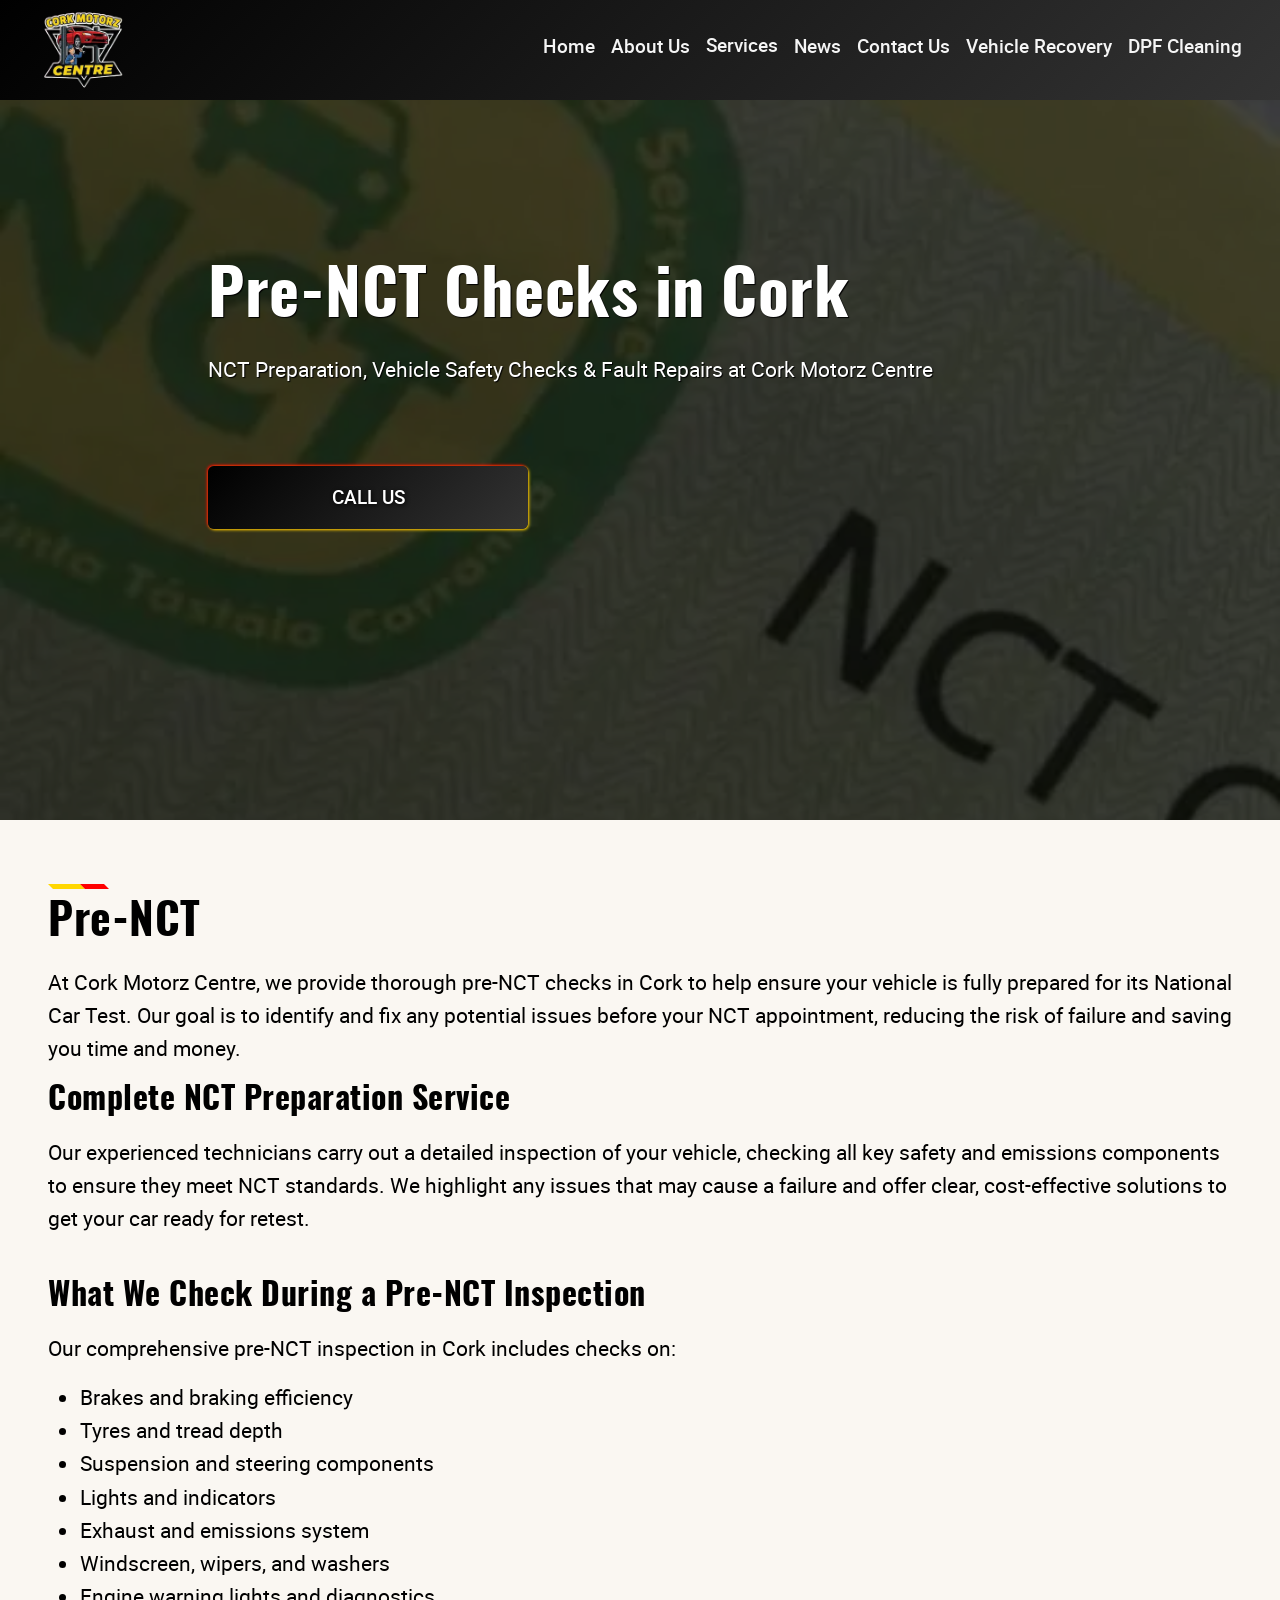
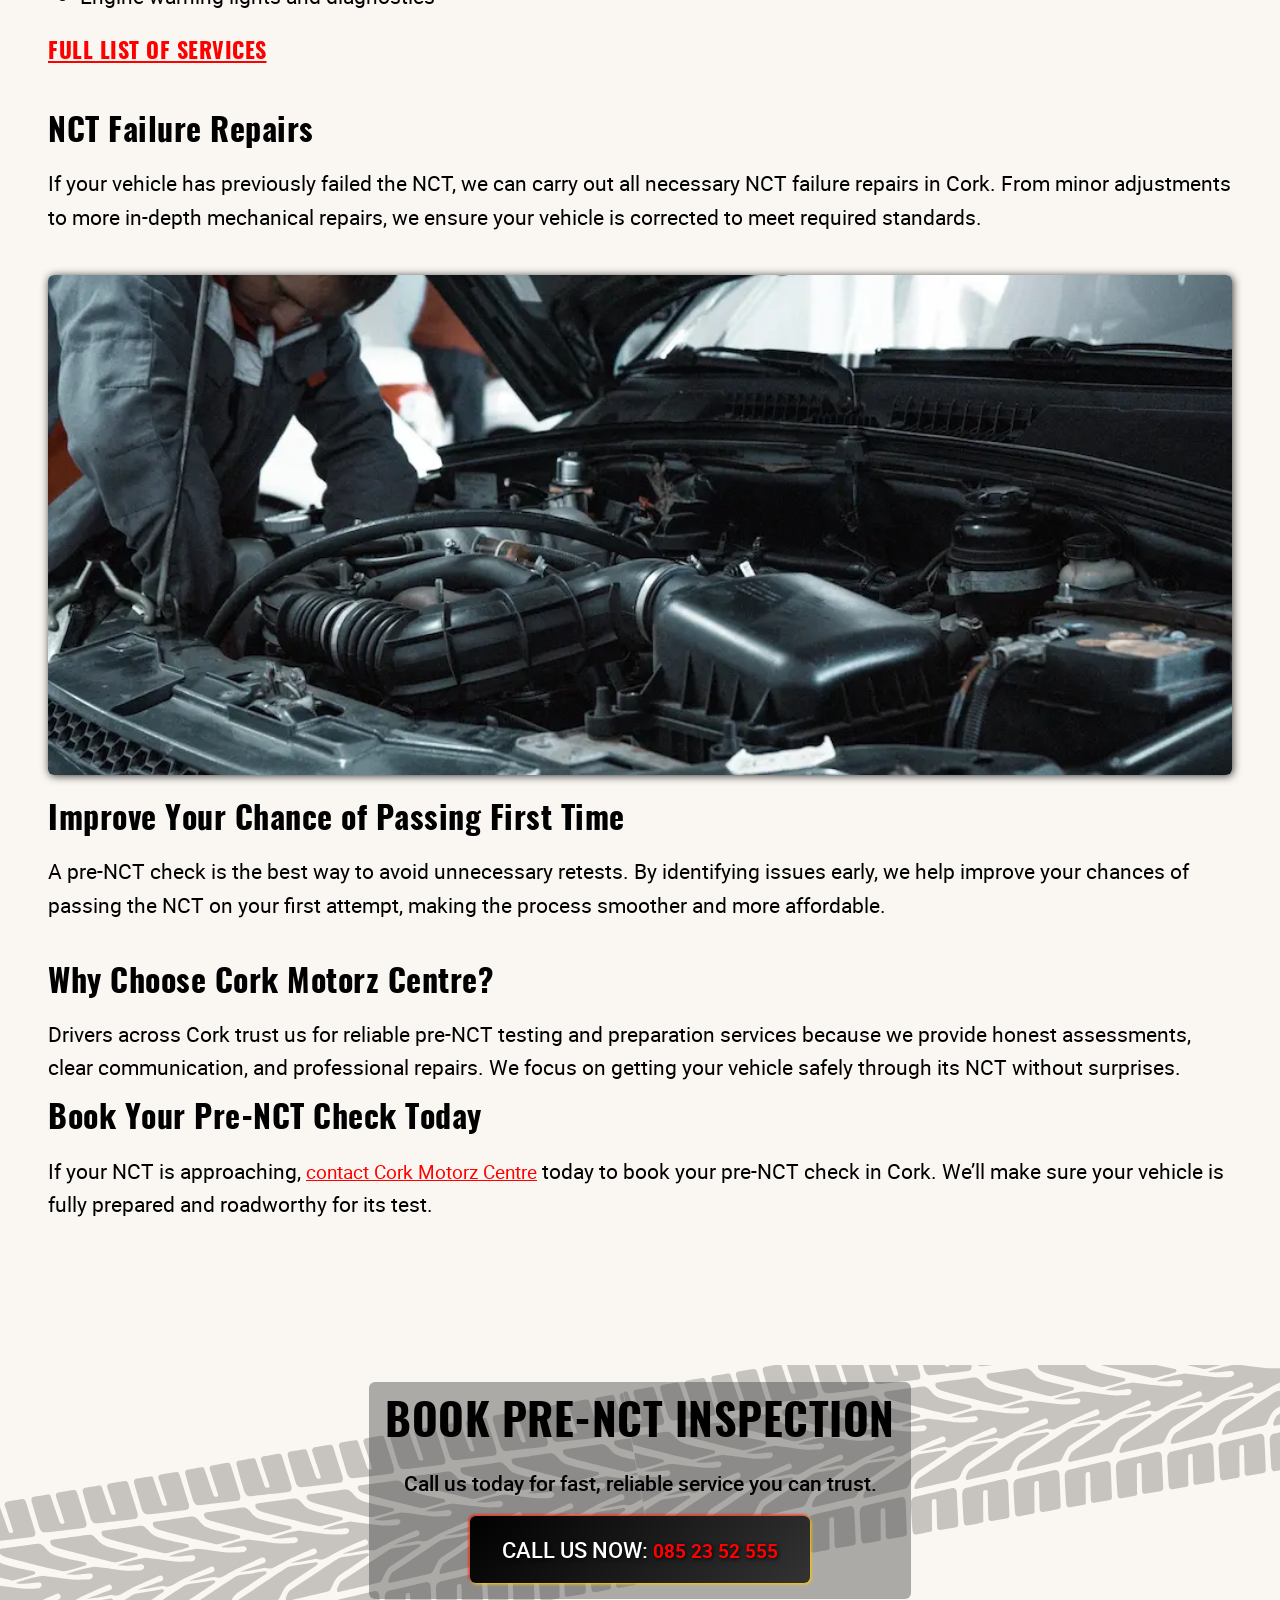
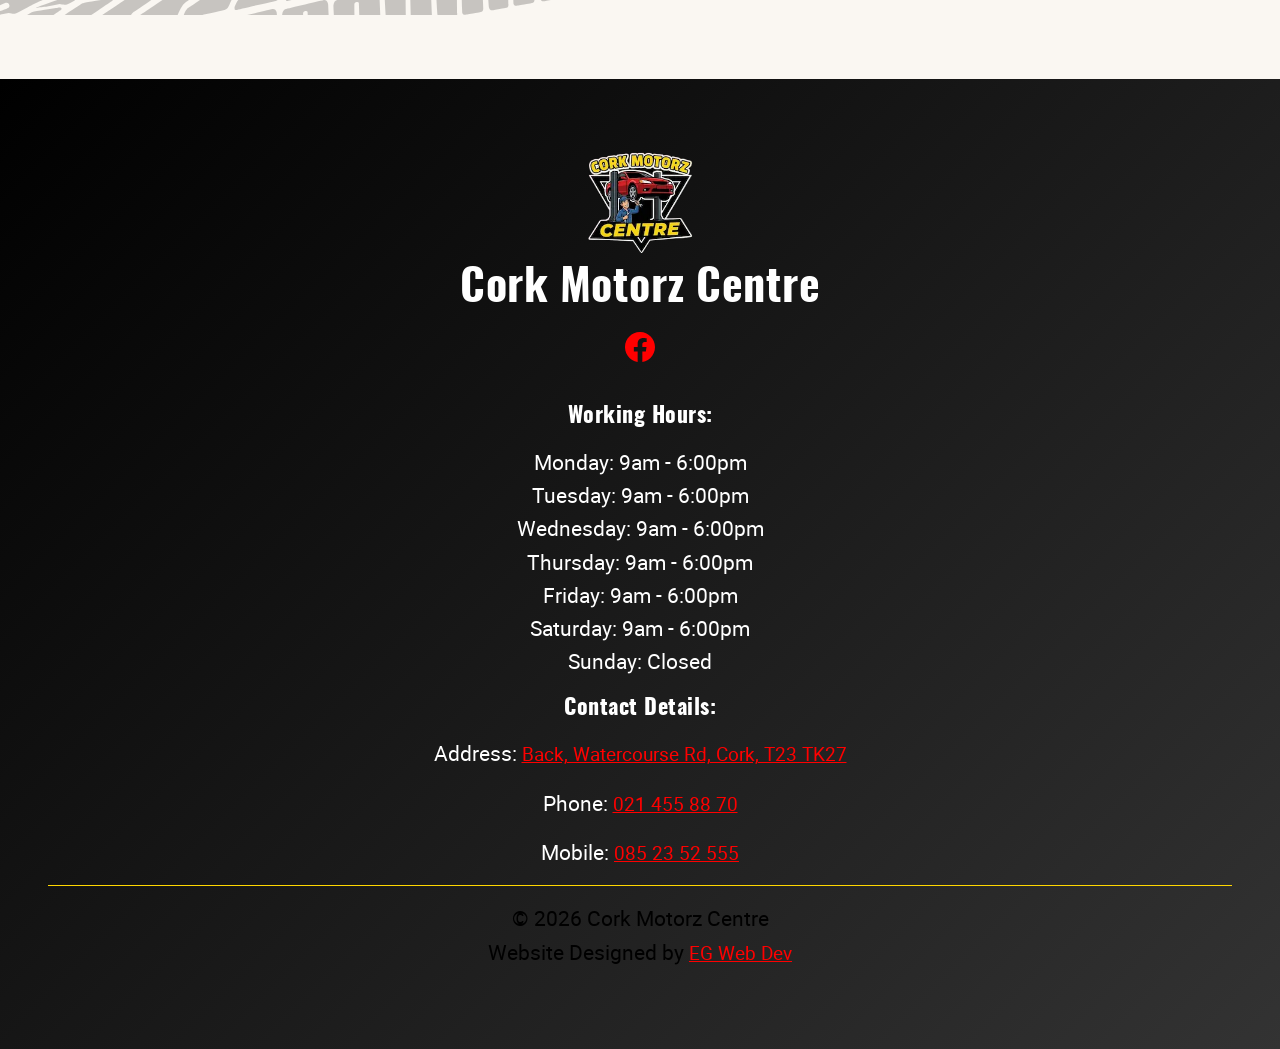
<file: service/pre-nct.html>
<!DOCTYPE html>
<html lang="en">
    <head>
        <meta charset="UTF-8">
        <meta name="viewport" content="width=device-width, initial-scale=1, viewport-fit=cover"/>
        <meta name="description" content="Pre-NCT checks in Cork at Cork Motorz Centre. Full vehicle inspections and repairs to help you pass your NCT first time.">


        <!-- Open Graph / Social Preview -->
        <meta property="og:title" content="Cork Motorz Centre | Pre-NCT Check">
        <meta property="og:description" content="Pre-NCT checks in Cork at Cork Motorz Centre. Full vehicle inspections and repairs to help you pass your NCT first time.">
        <meta property="og:image" content="https://abugelis.github.io/CorkMotorzCentre/assets/logos/cork-motorz-centre-logo.webp">
        <meta property="og:url" content="https://abugelis.github.io/CorkMotorzCentre/service/pre-nct.html">
        <meta property="og:type" content="website">

        <link rel="icon" type="image/x-icon" href="../assets/logos/cork-motorz-centre-logo.ico">

        <title>Cork Motorz Centre | Pre-NCT Check</title>
        
        <link rel="stylesheet" href="../styles/style.css">
        <script src="../scripts/nav.js" defer></script>
        <script src="../scripts/fade-in.js" defer></script>
        
    </head>

    <body>
        <!--------------------------------------------------------------- HEADER/NAVIGATION -------------------------------------------------------------------------->
        <header class="site-nav">

            <div class="site-nav__container container">
                
                <a href="/index.html" class="site-nav__brand">
                    <img class="site-nav__logo" src="/assets/logos/cork-motorz-centre-logo.webp" alt="Example Logo">
                </a>

                <nav class="site-nav__links" id="primary-navigation" aria-label="Primary navigation">
                    <ul>
                        <li><a href="/index.html">Home</a></li>
                        <li><a href="/about.html">About Us</a></li>
                        <li class="has-submenu">
                            <a href="/service/service.html">Services</a>
                            <button class="submenu-toggle" aria-expanded="false" aria-controls="services-submenu">
                                <span class="submenu-arrow" aria-hidden="true">▾</span>
                                <span class="sr-only">Toggle Services submenu</span>
                            </button>
                            <ul class="sub-menu" id="services-submenu">
                                <li><a href="/dpf-cleaning.html">DPF Cleaning</a></li>
                                <li><a href="/service/service-and-maintenance.html">Full Service & Maintenance</a></li>
                                <li><a href="/service/diagnostics.html">Diagnostics</a></li>
                                <li><a href="/service/tyres.html">Tyres</a></li>
                                <li><a href="/vehicle-recovery.html">Recovery Service</a></li>
                                <li><a href="/service/crash-repairs.html">Car Crash Repairs</a></li>
                                <li><a href="/service/car-wash.html">Car Wash & Valeting</a></li>
                                <li><a href="/service/pre-nct.html">Pre-NCT Inspection</a></li>
                            </ul>
                        </li>
                        <li><a href="/news.html">News</a></li>
                        <li><a href="/contact.html">Contact Us</a></li>
                        <li><a href="/vehicle-recovery.html">Vehicle Recovery</a></li>
                        <li><a href="/dpf-cleaning.html">DPF Cleaning</a></li>
                    </ul>
                </nav>

                <button class="site-nav__toggle" aria-label="Toggle navigation" aria-controls="primary-navigation" aria-expanded="false"> 
                    <span></span>
                    <span></span>
                    <span></span>
                </button>

            </div>
            <div class="site-nav__overlay" aria-hidden="true"></div>
        
        </header>

        <main>

            <!--------------------------------------------------------------- HERO ------------------------------------------------------------------>
            <section class="hero-section section">
                <img src="../assets/images/nct.webp" alt="Cork Motorz Centre Hero Background Image">
                <div class="hero-overlay"></div>
                <div class="hero-content container fade-in">
                    <h1>Pre-NCT Checks in Cork</h1>
                    <p>NCT Preparation, Vehicle Safety Checks & Fault Repairs at Cork Motorz Centre</p>
                    <a href="tel:0852352555" class="btn-primary">Call Us</a>
                </div>
            </section>

            <article class="maintenance-article section fade-in">
                <div class="container">
                    <div class="section-decor">
                        <span class="section-decor-yellow"></span>
                        <span class="section-decor-red"></span>
                    </div>
                    <h2>Pre-NCT</h2>

                    <p>
                        At Cork Motorz Centre, we provide thorough pre-NCT checks in Cork to help ensure your vehicle is fully prepared for its National Car Test. Our goal is to identify and fix any potential issues before your NCT appointment, reducing the risk of failure and saving you time and money.
                    </p>

                    <h3>Complete NCT Preparation Service</h3>

                    <p>
                        Our experienced technicians carry out a detailed inspection of your vehicle, checking all key safety and emissions components to ensure they meet NCT standards. We highlight any issues that may cause a failure and offer clear, cost-effective solutions to get your car ready for retest.
                    </p>

                    <br>

                    <h3>What We Check During a Pre-NCT Inspection</h3>

                    <p>
                        Our comprehensive pre-NCT inspection in Cork includes checks on:
                    </p>

                    <ul>
                        <li>Brakes and braking efficiency</li>
                        <li>Tyres and tread depth</li>
                        <li>Suspension and steering components</li>
                        <li>Lights and indicators</li>
                        <li>Exhaust and emissions system</li>
                        <li>Windscreen, wipers, and washers</li>
                        <li>Engine warning lights and diagnostics</li>
                    </ul>

                    <br>

                    <a href="../service/service.html"><h4>FULL LIST OF SERVICES</h4></a>

                    <br>

                    <h3>NCT Failure Repairs</h3>

                    <p>
                        If your vehicle has previously failed the NCT, we can carry out all necessary NCT failure repairs in Cork. From minor adjustments to more in-depth mechanical repairs, we ensure your vehicle is corrected to meet required standards.    
                    </p>

                    <br>

                    <img class="article-img fade-in" src="../assets/images/pre-nct-page-img.webp" alt="Car Valeting Cork">

                    <br>

                    <h3>Improve Your Chance of Passing First Time</h3>

                    <p>
                        A pre-NCT check is the best way to avoid unnecessary retests. By identifying issues early, we help improve your chances of passing the NCT on your first attempt, making the process smoother and more affordable.
                    </p>

                    <br>

                    <h3>Why Choose Cork Motorz Centre?</h3>

                    <p>
                        Drivers across Cork trust us for reliable pre-NCT testing and preparation services because we provide honest assessments, clear communication, and professional repairs. We focus on getting your vehicle safely through its NCT without surprises.
                    </p>

                    <h3>Book Your Pre-NCT Check Today</h3>

                    <p>
                        If your NCT is approaching, <a href="tel:085 23 52 555">contact Cork Motorz Centre</a> today to book your pre-NCT check in Cork. We’ll make sure your vehicle is fully prepared and roadworthy for its test.
                    </p>
                </div>
            </article>

            <section class="cta section fade-in">
                <div class="banner-wrapper">
                    <img src="../assets/images/tire-tracks.svg" class="track track-top" alt="">
                    <img src="../assets/images/tire-tracks.svg" class="track track-bottom" alt="">

                    <div class="cta-content">
                        <h2>BOOK PRE-NCT INSPECTION</h2>
                        <p>Call us today for fast, reliable service you can trust.</p>
                        <div class="cta-button btn-primary">
                            <span>CALL US NOW:</span>
                            <a href="tel:085 23 52 555"><strong>085 23 52 555</strong></a>
                        </div>
                    </div>
                </div>
            </section>
        </main>

        <!-------------------------------------------------------------- FOOTER ---------------------------------------------------------------------------->
        <footer class="footer section fade-in">
            <div class="container">
                <div>
                    <img src="../assets/logos/cork-motorz-centre-logo.webp" alt="Cork Motorz Centre Logo">
                    <h2>Cork Motorz Centre</h2>
                    <div class="footer-socials">
                        <a href="https://www.facebook.com/p/Cork-Motorz-Centre-100063648090847/">
                            <svg xmlns="http://www.w3.org/2000/svg" fill="currentColor" class="bi bi-facebook" viewBox="0 0 16 16"><path d="M16 8.049c0-4.446-3.582-8.05-8-8.05C3.58 0-.002 3.603-.002 8.05c0 4.017 2.926 7.347 6.75 7.951v-5.625h-2.03V8.05H6.75V6.275c0-2.017 1.195-3.131 3.022-3.131.876 0 1.791.157 1.791.157v1.98h-1.009c-.993 0-1.303.621-1.303 1.258v1.51h2.218l-.354 2.326H9.25V16c3.824-.604 6.75-3.934 6.75-7.951"/></svg>
                        </a>
                    </div>
                </div>
                <div>
                    <h4>Working Hours:</h4>
                    <p>
                        <span>Monday:</span> 9am - 6:00pm <br>
                        <span>Tuesday:</span> 9am - 6:00pm <br>
                        <span>Wednesday:</span> 9am - 6:00pm <br>
                        <span>Thursday:</span> 9am - 6:00pm <br>
                        <span>Friday:</span> 9am - 6:00pm <br>
                        <span>Saturday:</span> 9am - 6:00pm <br>
                        <span>Sunday:</span> Closed
                    </p>
                </div>
                <div>
                    <h4>Contact Details:</h4>
                    <p>Address: <a href="https://maps.app.goo.gl/SgTDD4QANHRx9vL56">Back, Watercourse Rd, Cork, T23 TK27</a></p>
                    <p>Phone: <a href="tel:0214558870">021 455 88 70</a></p>
                    <p>Mobile: <a href="tel:0852352555">085 23 52 555</a></p>
                </div>
                <div class="footer-line"></div>
                <div class="footer-ps"><p> © 2026 Cork Motorz Centre <br>Website Designed by <a href="https://eg-webdev.com/">EG Web Dev</a></p></div>
            </div>
        </footer>
        <button id="backToTop" aria-label="Back to top">
            <svg viewBox="0 0 16 16" xmlns="http://www.w3.org/2000/svg" fill="currentColor"><path d="M5.14645 7.14645L7.64645 4.64645C7.84171 4.45118 8.15829 4.45118 8.35355 4.64645L10.8536 7.14645C11.0488 7.34171 11.0488 7.65829 10.8536 7.85355C10.6583 8.04882 10.3417 8.04882 10.1464 7.85355L8.5 6.20711V11C8.5 11.2761 8.27614 11.5 8 11.5C7.72386 11.5 7.5 11.2761 7.5 11V6.20711L5.85355 7.85355C5.65829 8.04882 5.34171 8.04882 5.14645 7.85355C4.95118 7.65829 4.95118 7.34171 5.14645 7.14645ZM8 1C4.13401 1 1 4.13401 1 8C1 11.866 4.13401 15 8 15C11.866 15 15 11.866 15 8C15 4.13401 11.866 1 8 1ZM2 8C2 4.68629 4.68629 2 8 2C11.3137 2 14 4.68629 14 8C14 11.3137 11.3137 14 8 14C4.68629 14 2 11.3137 2 8Z"/></svg>
        </button>
    </body>
</html>
</file>
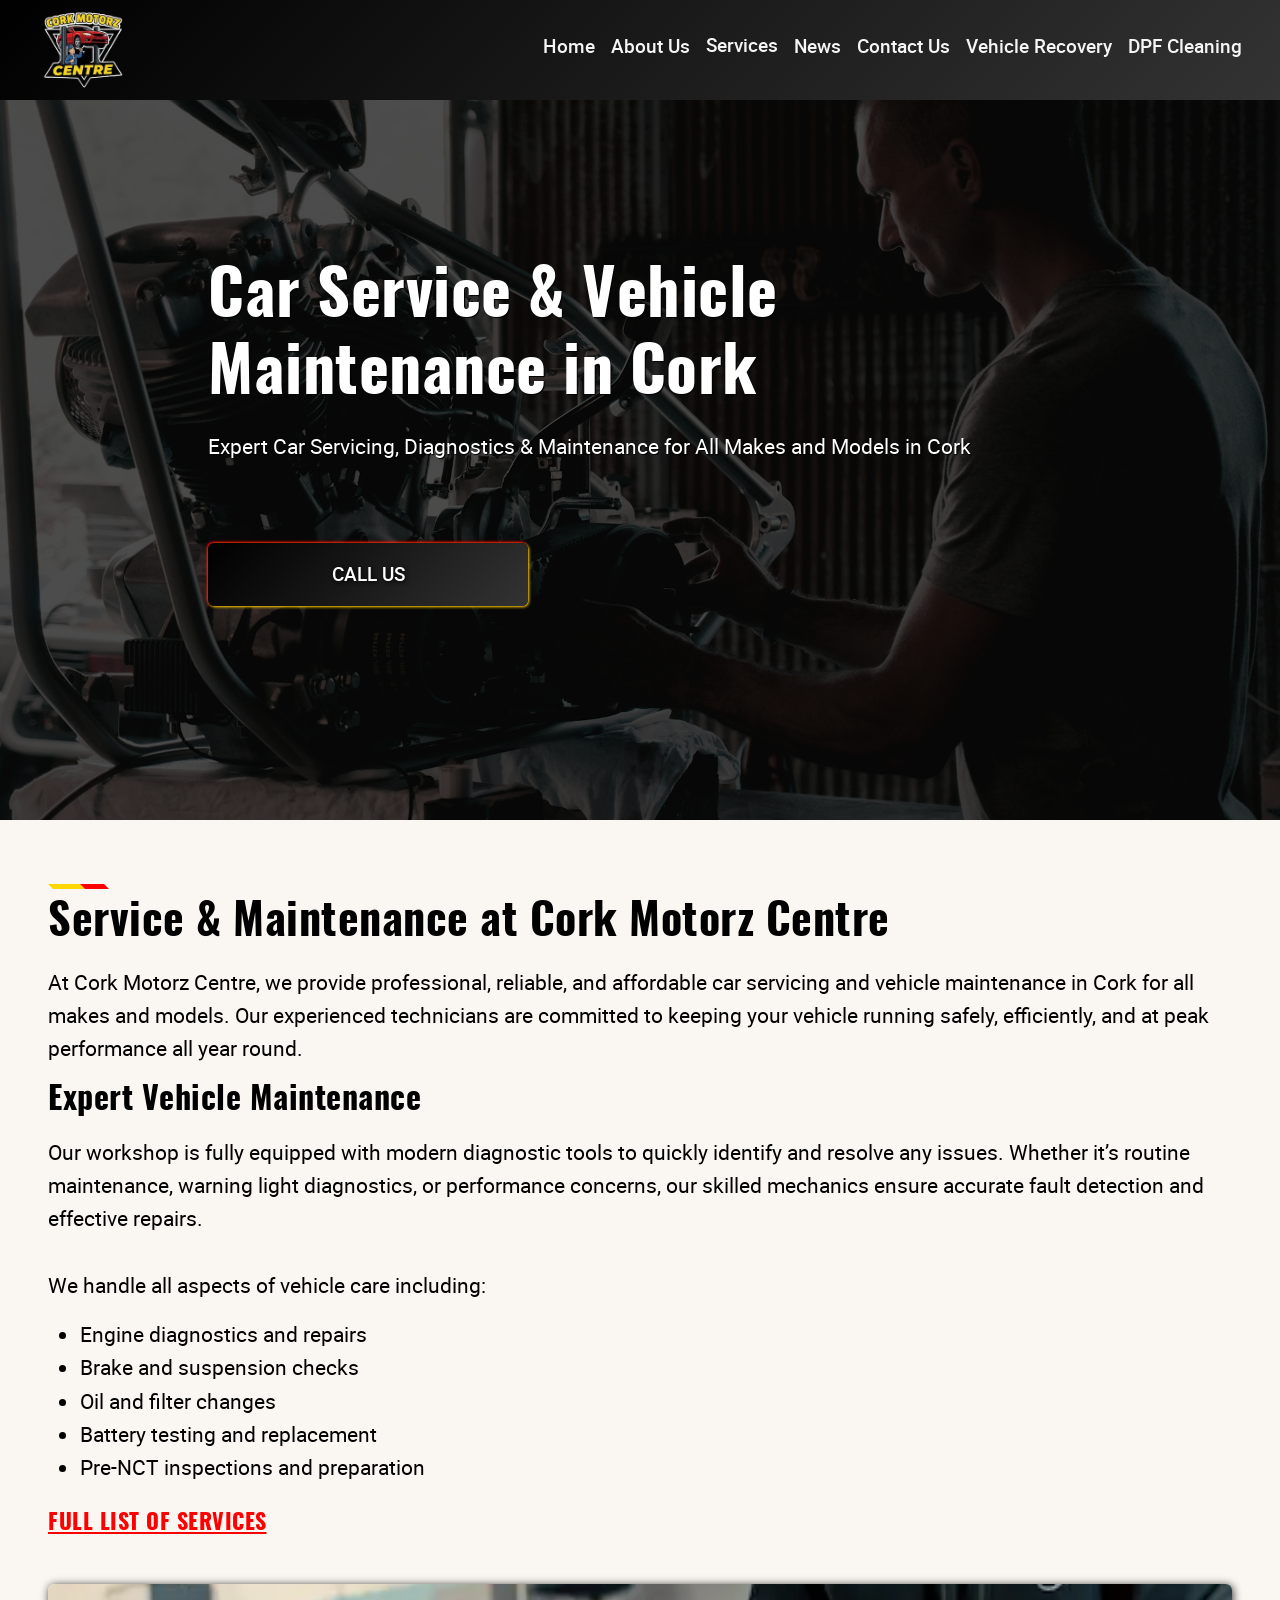
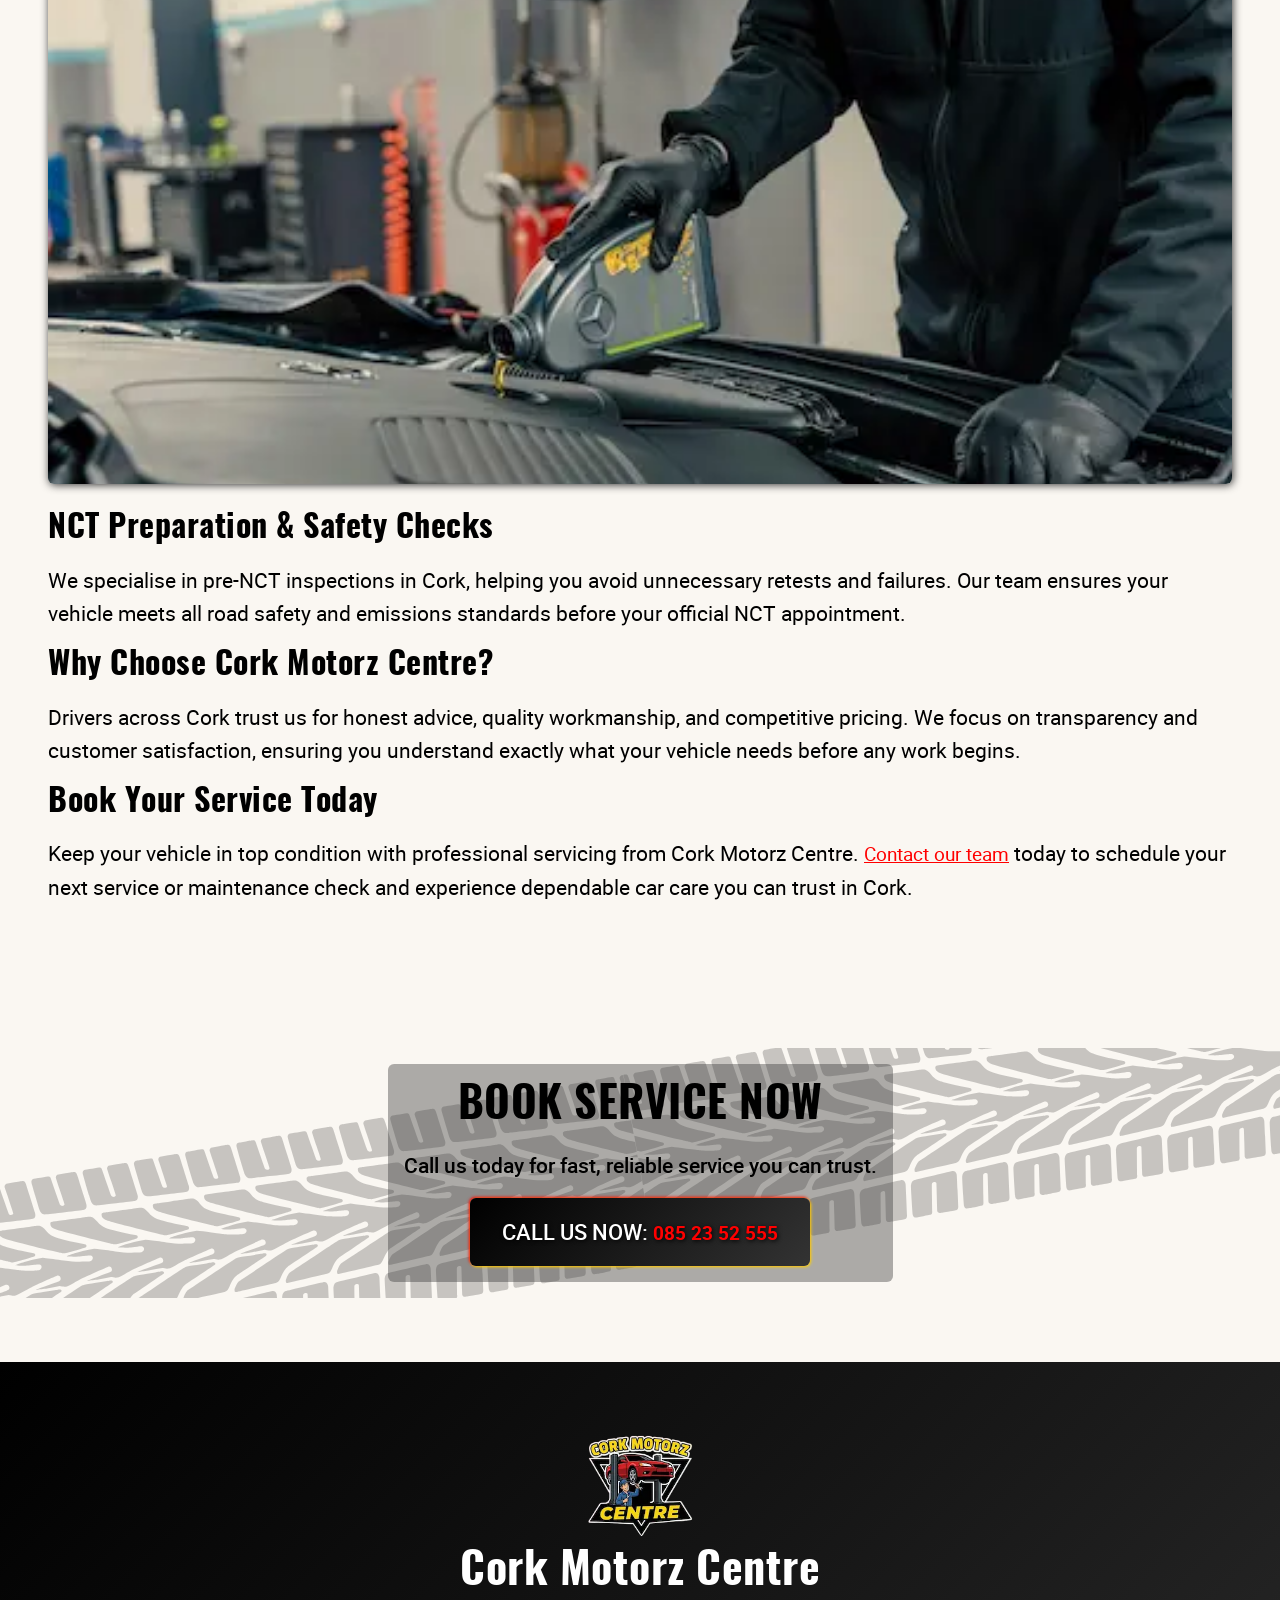
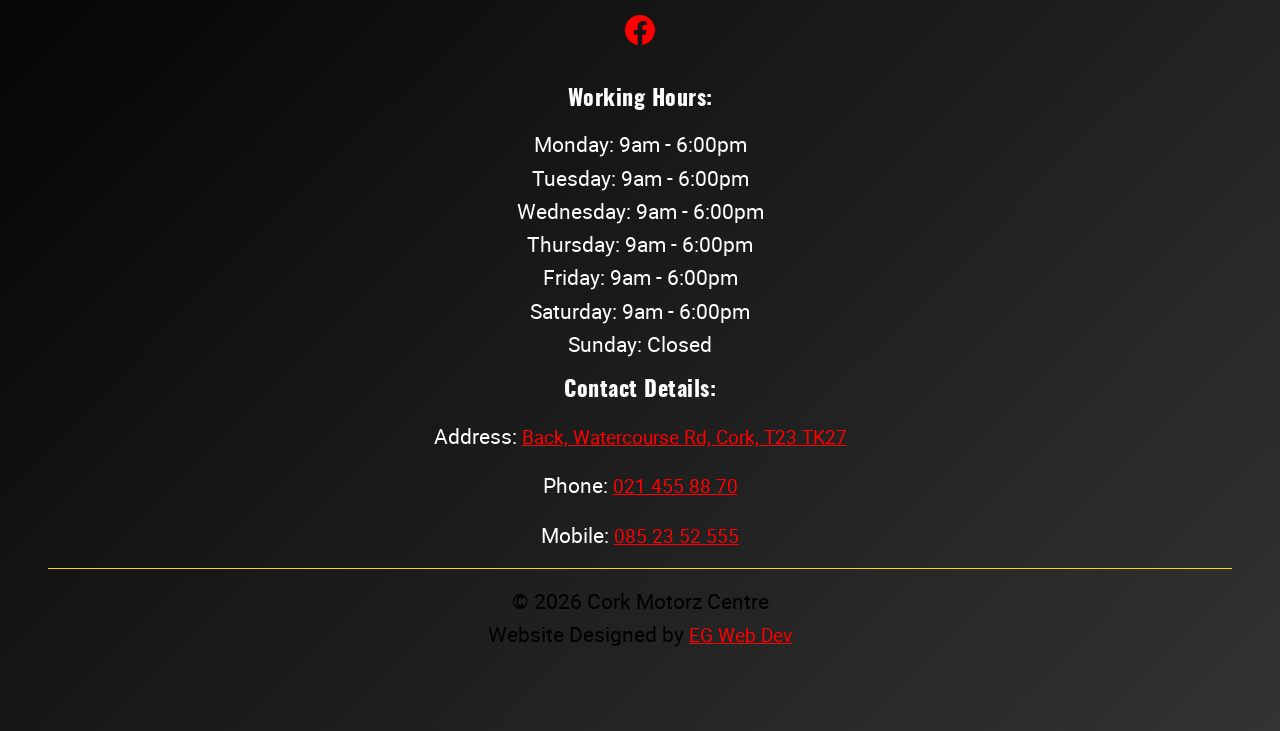
<file: service/service-and-maintenance.html>
<!DOCTYPE html>
<html lang="en">
    <head>
        <meta charset="UTF-8">
        <meta name="viewport" content="width=device-width, initial-scale=1, viewport-fit=cover"/>
        <meta name="description" content="Car service and maintenance in Cork at Cork Motorz Centre. Expert vehicle servicing, diagnostics, repairs, and preventative maintenance for all makes and models.">


        <!-- Open Graph / Social Preview -->
        <meta property="og:title" content="Cork Motorz Centre | Service & Maintenance">
        <meta property="og:description" content="Car service and maintenance in Cork at Cork Motorz Centre. Expert vehicle servicing, diagnostics, repairs, and preventative maintenance for all makes and models.">
        <meta property="og:image" content="https://abugelis.github.io/CorkMotorzCentre/assets/logos/cork-motorz-centre-logo.webp">
        <meta property="og:url" content="https://abugelis.github.io/CorkMotorzCentre/service/service-and-maintenance.html">
        <meta property="og:type" content="website">

        <link rel="icon" type="image/x-icon" href="../assets/logos/cork-motorz-centre-logo.ico">

        <title>Cork Motorz Centre | Service & Maintenance</title>
        
        <link rel="stylesheet" href="../styles/style.css">
        <script src="../scripts/nav.js" defer></script>
        <script src="../scripts/fade-in.js" defer></script>
        
    </head>

    <body>
        <!--------------------------------------------------------------- HEADER/NAVIGATION -------------------------------------------------------------------------->
        <header class="site-nav">

            <div class="site-nav__container container">
                
                <a href="/index.html" class="site-nav__brand">
                    <img class="site-nav__logo" src="../assets/logos/cork-motorz-centre-logo.webp" alt="Example Logo">
                </a>

                <nav class="site-nav__links" id="primary-navigation" aria-label="Primary navigation">
                    <ul>
                        <li><a href="../index.html">Home</a></li>
                        <li><a href="../about.html">About Us</a></li>
                        <li class="has-submenu">
                            <a href="../service/service.html">Services</a>
                            <button class="submenu-toggle" aria-expanded="false" aria-controls="services-submenu">
                                <span class="submenu-arrow" aria-hidden="true">▾</span>
                                <span class="sr-only">Toggle Services submenu</span>
                            </button>
                            <ul class="sub-menu" id="services-submenu">
                                <li><a href="../dpf-cleaning.html">DPF Cleaning</a></li>
                                <li><a href="../service/service-and-maintenance.html">Full Service & Maintenance</a></li>
                                <li><a href="../service/diagnostics.html">Diagnostics</a></li>
                                <li><a href="../service/tyres.html">Tyres</a></li>
                                <li><a href="../vehicle-recovery.html">Recovery Service</a></li>
                                <li><a href="../service/crash-repairs.html">Car Crash Repairs</a></li>
                                <li><a href="../service/car-wash.html">Car Wash & Valeting</a></li>
                                <li><a href="../service/pre-nct.html">Pre-NCT Inspection</a></li>
                            </ul>
                        </li>
                        <li><a href="../news.html">News</a></li>
                        <li><a href="../contact.html">Contact Us</a></li>
                        <li><a href="../vehicle-recovery.html">Vehicle Recovery</a></li>
                        <li><a href="../dpf-cleaning.html">DPF Cleaning</a></li>
                    </ul>
                </nav>

                <button class="site-nav__toggle" aria-label="Toggle navigation" aria-controls="primary-navigation" aria-expanded="false"> 
                    <span></span>
                    <span></span>
                    <span></span>
                </button>

            </div>
            <div class="site-nav__overlay" aria-hidden="true"></div>
        
        </header>

        <main>

            <!--------------------------------------------------------------- HERO ------------------------------------------------------------------>
            <section class="hero-section section">
                <img src="../assets/images/services-bg.jpg" alt="Cork Motorz Centre Hero Background Image">
                <div class="hero-overlay"></div>
                <div class="hero-content container fade-in">
                    <h1>Car Service & Vehicle Maintenance in Cork</h1>
                    <p>Expert Car Servicing, Diagnostics & Maintenance for All Makes and Models in Cork</p>
                    <a href="tel:0852352555" class="btn-primary">Call Us</a>
                </div>
            </section>

            <article class="maintenance-article section fade-in">
                <div class="container">
                    <div class="section-decor">
                        <span class="section-decor-yellow"></span>
                        <span class="section-decor-red"></span>
                    </div>
                    <h2>Service & Maintenance at Cork Motorz Centre</h2>
                    
                    <p>
                        At Cork Motorz Centre, we provide professional, reliable, and affordable car servicing and vehicle maintenance in Cork for all makes and models. Our experienced technicians are committed to keeping your vehicle running safely, efficiently, and at peak performance all year round.
                    </p>

                    <h3>Expert Vehicle Maintenance</h3>

                    <p>
                        Our workshop is fully equipped with modern diagnostic tools to quickly identify and resolve any issues. Whether it’s routine maintenance, warning light diagnostics, or performance concerns, our skilled mechanics ensure accurate fault detection and effective repairs.
                        <br><br>
                        We handle all aspects of vehicle care including:
                    </p>

                    <ul>
                        <li>Engine diagnostics and repairs</li>
                        <li>Brake and suspension checks</li>
                        <li>Oil and filter changes</li>
                        <li>Battery testing and replacement</li>
                        <li>Pre-NCT inspections and preparation</li>
                    </ul>

                    <br>

                    <a href="../service/service.html"><h4>FULL LIST OF SERVICES</h4></a>

                    <br>

                    <img class="article-img fade-in" src="../assets/images/maintenance.webp" alt="">

                    <br>

                    <h3>NCT Preparation & Safety Checks</h3>

                    <p>
                        We specialise in pre-NCT inspections in Cork, helping you avoid unnecessary retests and failures. Our team ensures your vehicle meets all road safety and emissions standards before your official NCT appointment.
                    </p>

                    <h3>Why Choose Cork Motorz Centre?</h3>

                    <p>
                        Drivers across Cork trust us for honest advice, quality workmanship, and competitive pricing. We focus on transparency and customer satisfaction, ensuring you understand exactly what your vehicle needs before any work begins.
                    </p>

                    <h3>Book Your Service Today</h3>

                    <p>
                        Keep your vehicle in top condition with professional servicing from Cork Motorz Centre. <a href="tel:085 23 52 555">Contact our team</a> today to schedule your next service or maintenance check and experience dependable car care you can trust in Cork.
                    </p>
                </div>
            </article>

            <section class="cta section fade-in">
                <div class="banner-wrapper">
                    <img src="../assets/images/tire-tracks.svg" class="track track-top" alt="">
                    <img src="../assets/images/tire-tracks.svg" class="track track-bottom" alt="">

                    <div class="cta-content">
                        <h2>BOOK SERVICE NOW</h2>
                        <p>Call us today for fast, reliable service you can trust.</p>
                        <div class="cta-button btn-primary">
                            <span>CALL US NOW:</span>
                            <a href="tel:085 23 52 555"><strong>085 23 52 555</strong></a>
                        </div>
                    </div>
                </div>
            </section>
        </main>

        <!-------------------------------------------------------------- FOOTER ---------------------------------------------------------------------------->
        <footer class="footer section fade-in">
            <div class="container">
                <div>
                    <img src="../assets/logos/cork-motorz-centre-logo.webp" alt="Cork Motorz Centre Logo">
                    <h2>Cork Motorz Centre</h2>
                    <div class="footer-socials">
                        <a href="https://www.facebook.com/p/Cork-Motorz-Centre-100063648090847/">
                            <svg xmlns="http://www.w3.org/2000/svg" fill="currentColor" class="bi bi-facebook" viewBox="0 0 16 16"><path d="M16 8.049c0-4.446-3.582-8.05-8-8.05C3.58 0-.002 3.603-.002 8.05c0 4.017 2.926 7.347 6.75 7.951v-5.625h-2.03V8.05H6.75V6.275c0-2.017 1.195-3.131 3.022-3.131.876 0 1.791.157 1.791.157v1.98h-1.009c-.993 0-1.303.621-1.303 1.258v1.51h2.218l-.354 2.326H9.25V16c3.824-.604 6.75-3.934 6.75-7.951"/></svg>
                        </a>
                        
                    </div>
                </div>
                <div>
                    <h4>Working Hours:</h4>
                    <p>
                        <span>Monday:</span> 9am - 6:00pm <br>
                        <span>Tuesday:</span> 9am - 6:00pm <br>
                        <span>Wednesday:</span> 9am - 6:00pm <br>
                        <span>Thursday:</span> 9am - 6:00pm <br>
                        <span>Friday:</span> 9am - 6:00pm <br>
                        <span>Saturday:</span> 9am - 6:00pm <br>
                        <span>Sunday:</span> Closed
                    </p>
                </div>
                <div>
                    <h4>Contact Details:</h4>
                    <p>Address: <a href="https://maps.app.goo.gl/SgTDD4QANHRx9vL56">Back, Watercourse Rd, Cork, T23 TK27</a></p>
                    <p>Phone: <a href="tel:0214558870">021 455 88 70</a></p>
                    <p>Mobile: <a href="tel:0852352555">085 23 52 555</a></p>
                </div>
                <div class="footer-line"></div>
                <div class="footer-ps"><p> © 2026 Cork Motorz Centre <br>Website Designed by <a href="https://eg-webdev.com/">EG Web Dev</a></p></div>
            </div>
        </footer>
        <button id="backToTop" aria-label="Back to top">
            <svg viewBox="0 0 16 16" xmlns="http://www.w3.org/2000/svg" fill="currentColor"><path d="M5.14645 7.14645L7.64645 4.64645C7.84171 4.45118 8.15829 4.45118 8.35355 4.64645L10.8536 7.14645C11.0488 7.34171 11.0488 7.65829 10.8536 7.85355C10.6583 8.04882 10.3417 8.04882 10.1464 7.85355L8.5 6.20711V11C8.5 11.2761 8.27614 11.5 8 11.5C7.72386 11.5 7.5 11.2761 7.5 11V6.20711L5.85355 7.85355C5.65829 8.04882 5.34171 8.04882 5.14645 7.85355C4.95118 7.65829 4.95118 7.34171 5.14645 7.14645ZM8 1C4.13401 1 1 4.13401 1 8C1 11.866 4.13401 15 8 15C11.866 15 15 11.866 15 8C15 4.13401 11.866 1 8 1ZM2 8C2 4.68629 4.68629 2 8 2C11.3137 2 14 4.68629 14 8C14 11.3137 11.3137 14 8 14C4.68629 14 2 11.3137 2 8Z"/></svg>
        </button>
    </body>
</html>
</file>
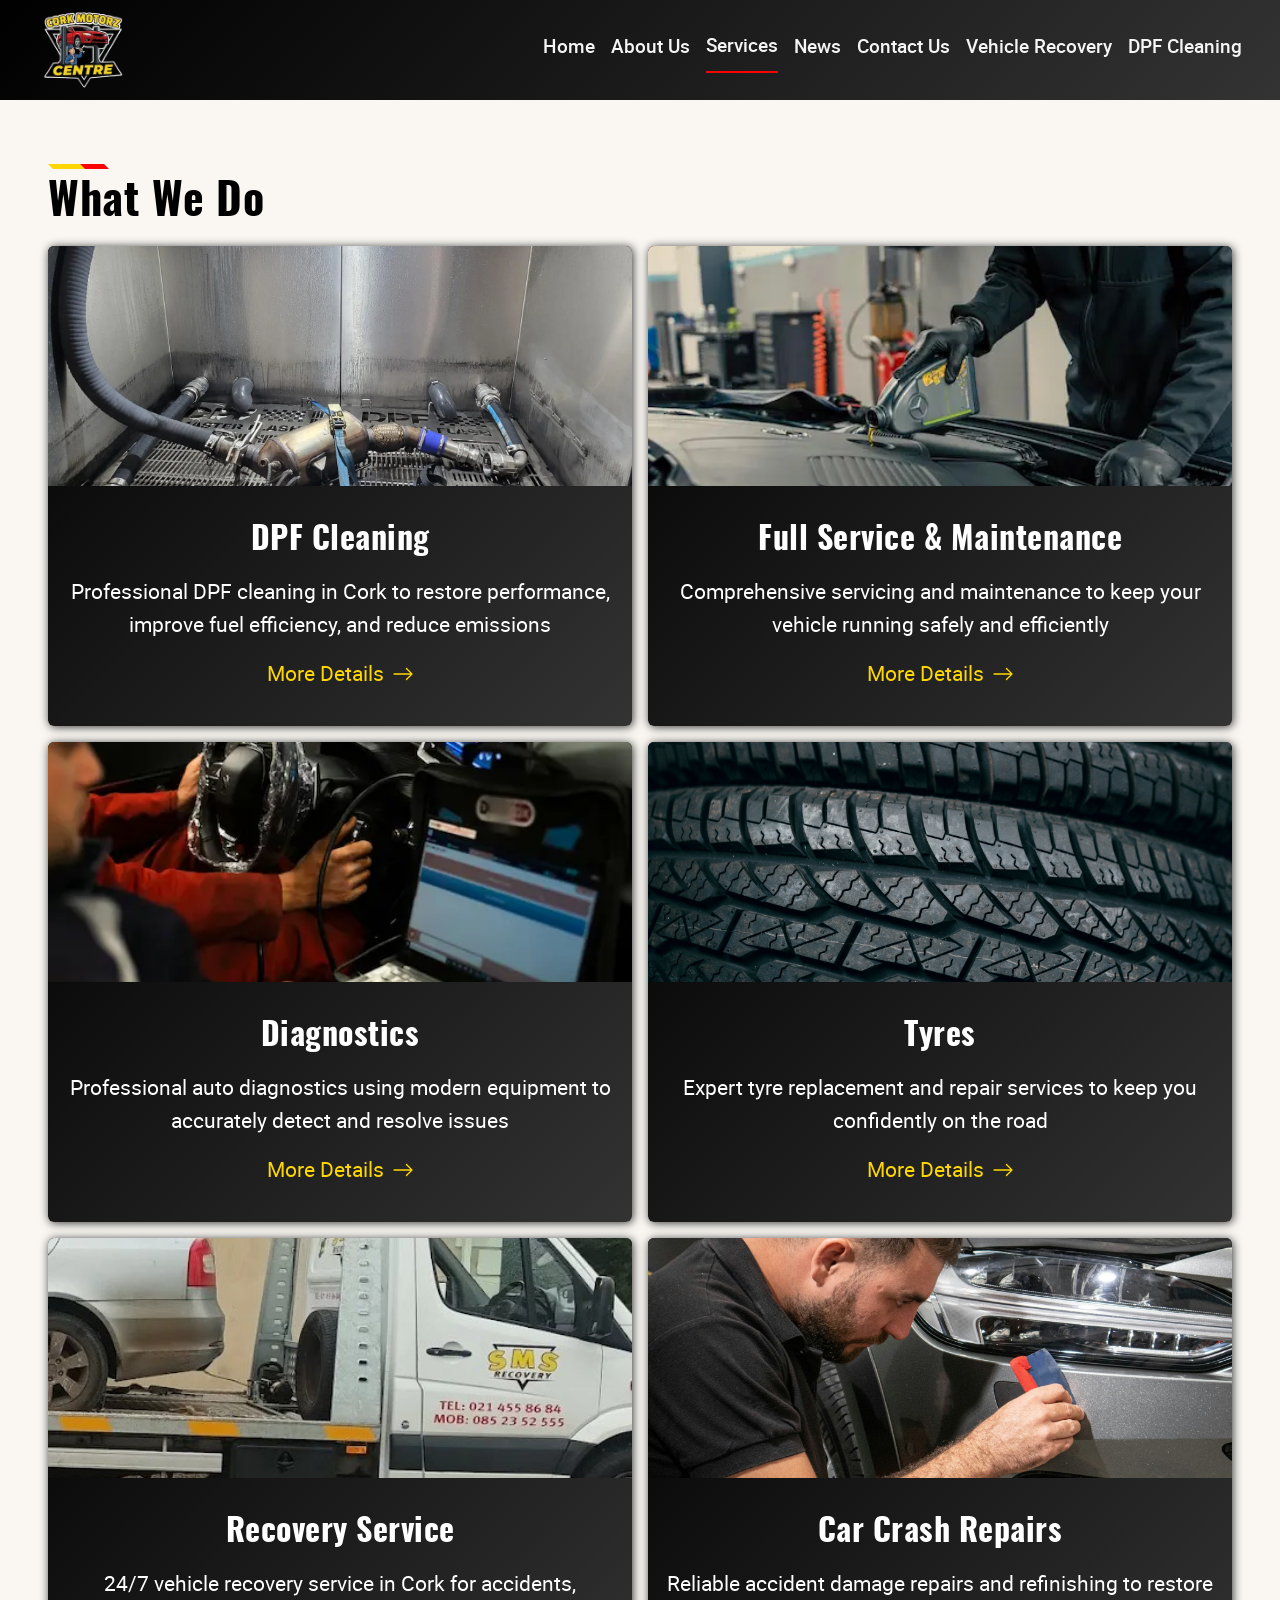
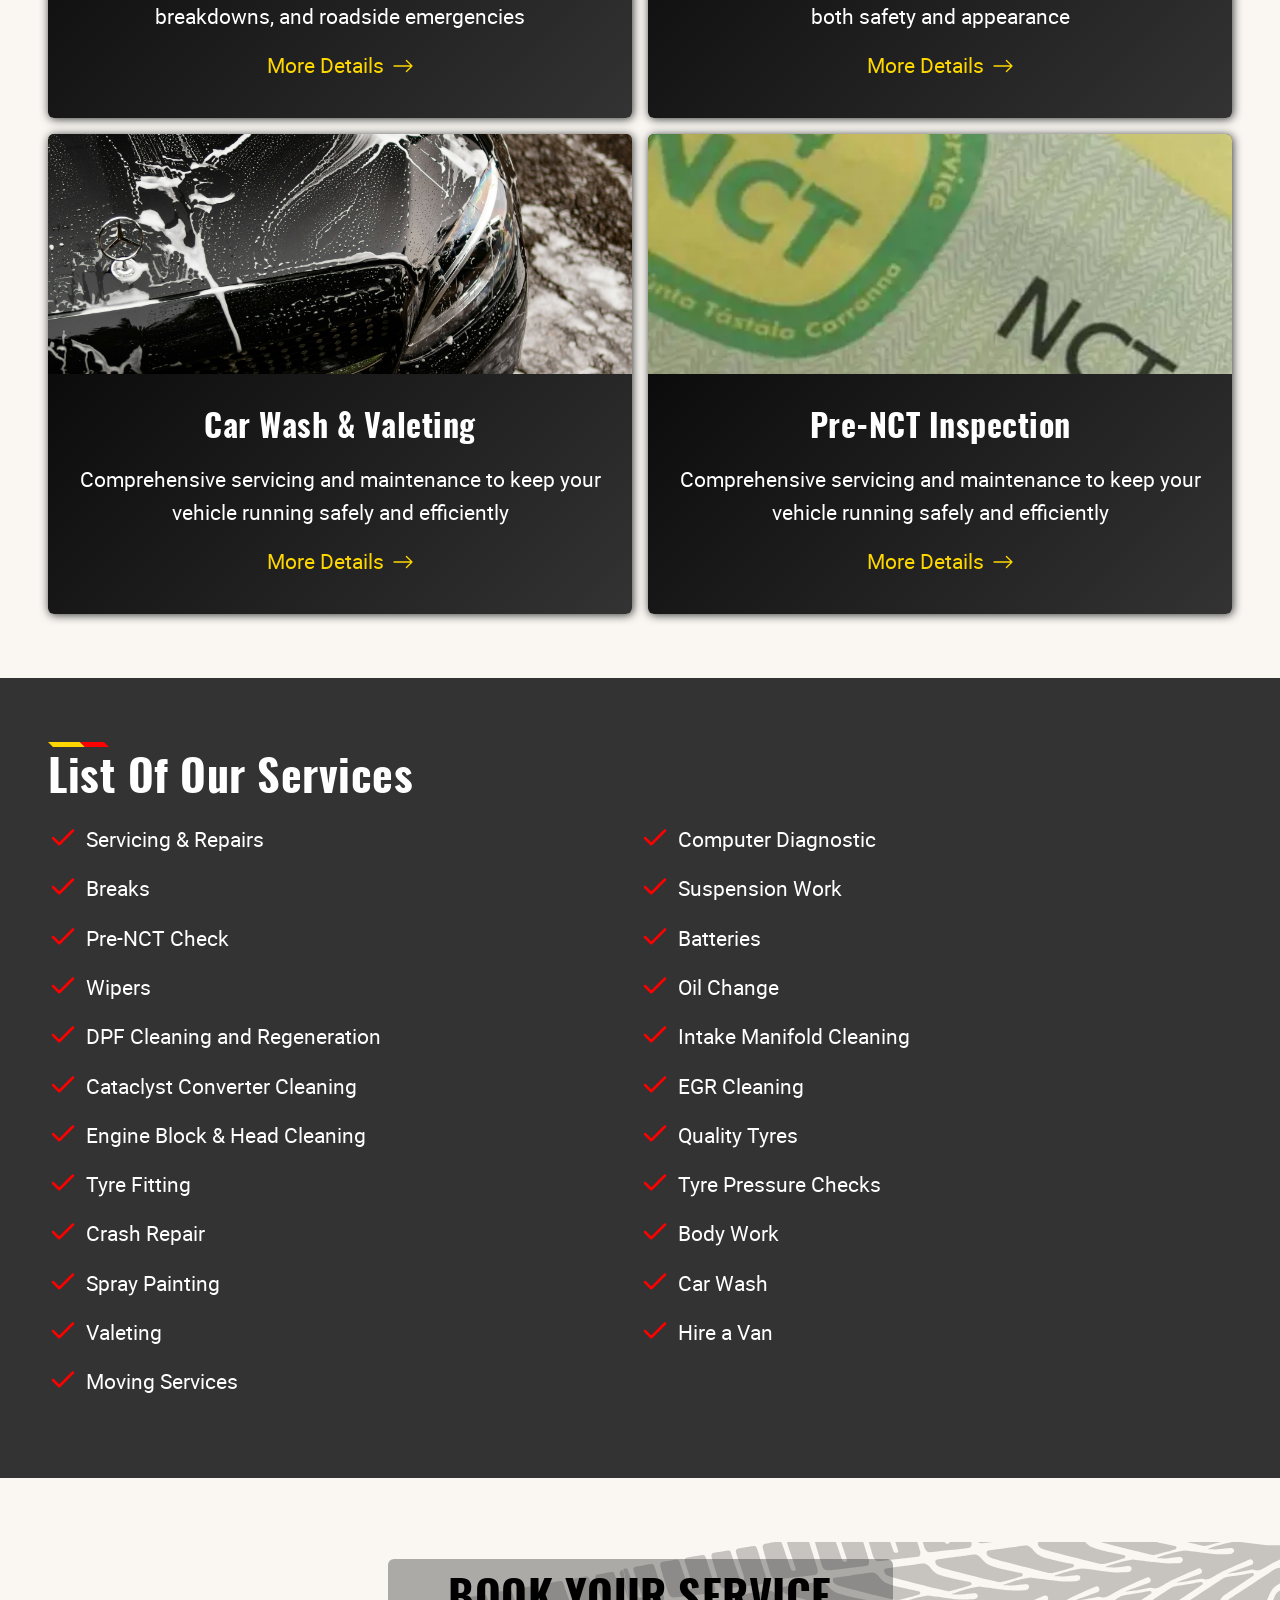
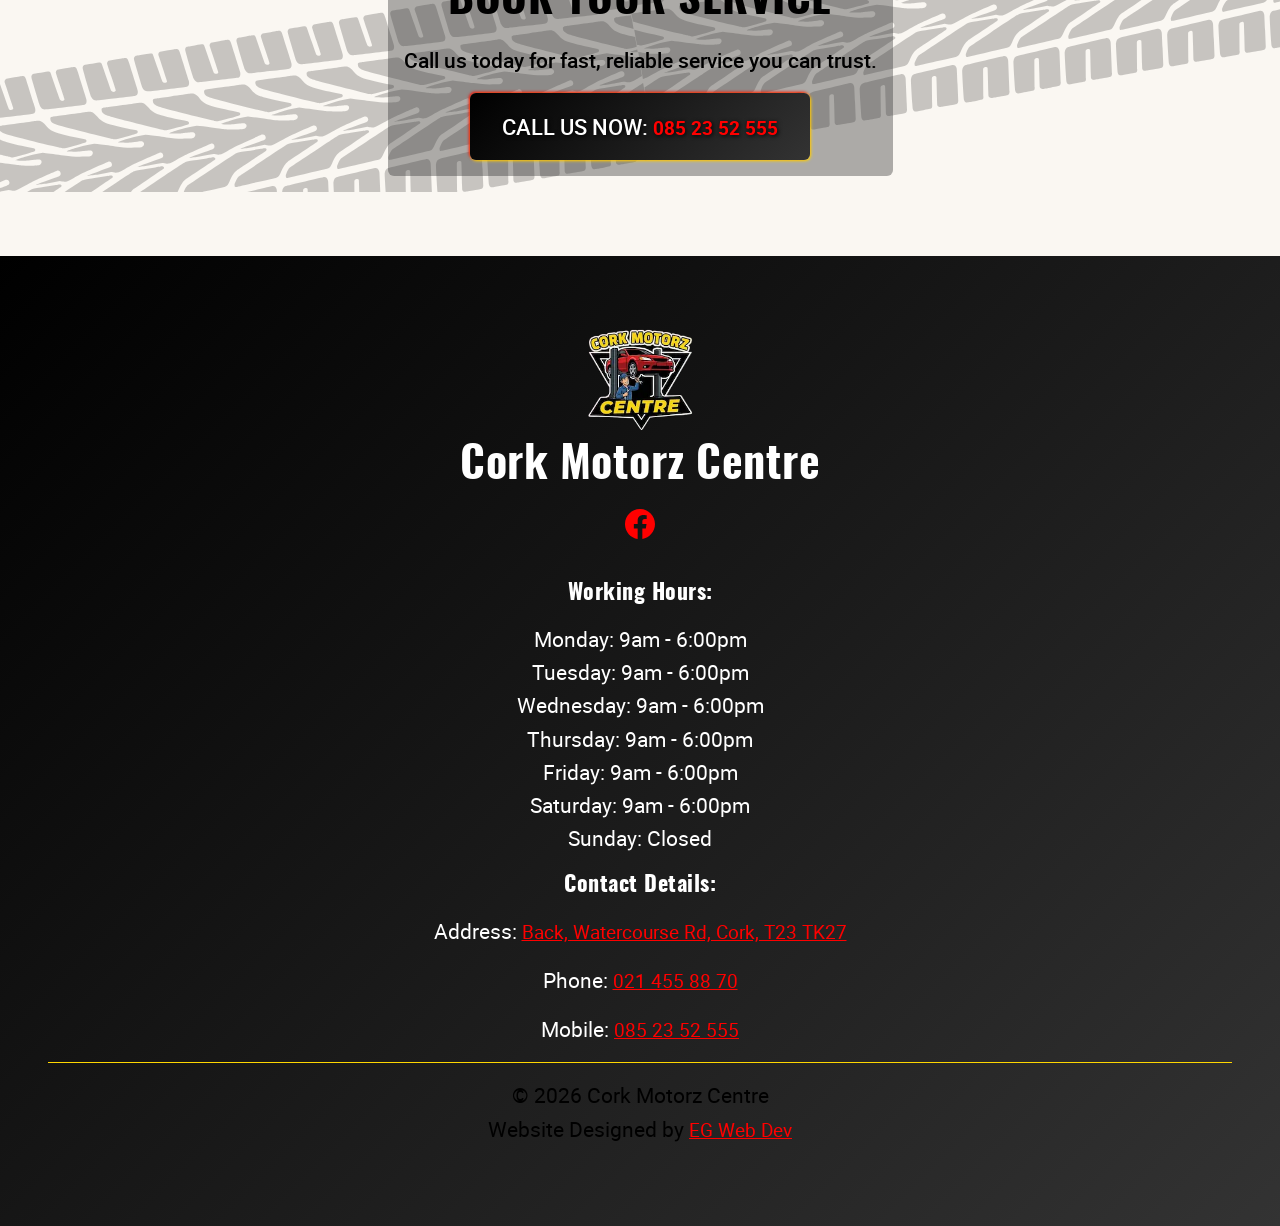
<file: service/service.html>
<!DOCTYPE html>
<html lang="en">
    <head>
        <meta charset="UTF-8">
        <meta name="viewport" content="width=device-width, initial-scale=1, viewport-fit=cover"/>
        <meta name="description" content="Car servicing in Cork at Cork Motorz Centre. Expert vehicle maintenance, oil changes, diagnostics, and repairs for all makes and models.">


        <!-- Open Graph / Social Preview -->
        <meta property="og:title" content="Cork Motorz Centre | Services">
        <meta property="og:description" content="Car servicing in Cork at Cork Motorz Centre. Expert vehicle maintenance, oil changes, diagnostics, and repairs for all makes and models.">
        <meta property="og:image" content="https://abugelis.github.io/CorkMotorzCentre/assets/logos/cork-motorz-centre-logo.webp">
        <meta property="og:url" content="https://abugelis.github.io/CorkMotorzCentre/service/service.html">
        <meta property="og:type" content="website">

        <link rel="icon" type="image/x-icon" href="../assets/logos/cork-motorz-centre-logo.ico">

        <title>Cork Motorz Centre | Services</title>
        
        <link rel="stylesheet" href="../styles/style.css">
        <script src="../scripts/nav.js" defer></script>
        <script src="../scripts/fade-in.js" defer></script>

    </head>

    <body>
        <!--------------------------------------------------------------- HEADER/NAVIGATION -------------------------------------------------------------------------->
        <header class="site-nav">

            <div class="site-nav__container container">
                
                <a href="../index.html" class="site-nav__brand">
                    <img class="site-nav__logo" src="../assets/logos/cork-motorz-centre-logo.webp" alt="Example Logo">
                </a>

                <nav class="site-nav__links" id="primary-navigation" aria-label="Primary navigation">
                    <ul>
                        <li><a href="../index.html">Home</a></li>
                        <li><a href="../about.html">About Us</a></li>
                        <li class="has-submenu">
                            <a href="../service/service.html">Services</a>
                            <button class="submenu-toggle" aria-expanded="false" aria-controls="services-submenu">
                                <span class="submenu-arrow" aria-hidden="true">▾</span>
                                <span class="sr-only">Toggle Services submenu</span>
                            </button>
                            <ul class="sub-menu" id="services-submenu">
                                <li><a href="../dpf-cleaning.html">DPF Cleaning</a></li>
                                <li><a href="../service/service-and-maintenance.html">Full Service & Maintenance</a></li>
                                <li><a href="../service/diagnostics.html">Diagnostics</a></li>
                                <li><a href="../service/tyres.html">Tyres</a></li>
                                <li><a href="../vehicle-recovery.html">Recovery Service</a></li>
                                <li><a href="../service/crash-repairs.html">Car Crash Repairs</a></li>
                                <li><a href="../service/car-wash.html">Car Wash & Valeting</a></li>
                                <li><a href="../service/pre-nct.html">Pre-NCT Inspection</a></li>
                            </ul>
                        </li>
                        <li><a href="../news.html">News</a></li>
                        <li><a href="../contact.html">Contact Us</a></li>
                        <li><a href="../vehicle-recovery.html">Vehicle Recovery</a></li>
                        <li><a href="../dpf-cleaning.html">DPF Cleaning</a></li>
                    </ul>
                </nav>

                <button class="site-nav__toggle" aria-label="Toggle navigation" aria-controls="primary-navigation" aria-expanded="false"> 
                    <span></span>
                    <span></span>
                    <span></span>
                </button>

            </div>
            <div class="site-nav__overlay" aria-hidden="true"></div>
        
        </header>

        <main class="service-page">
            <section class="service-page section">
                <div class="container">
                    <div class="section-decor">
                        <span class="section-decor-yellow"></span>
                        <span class="section-decor-red"></span>
                    </div>
                    <h2>What We Do</h2>
                    
                    <div class="service-offer-grid">
                        
                        <div class="service-offer-card fade-in">
                            <img src="../assets/images/dpf-cleaning.webp" alt="Repairs and service">
                            <div class="service-offer-card-info">
                                <h3>DPF Cleaning</h3>
                                <p>Professional DPF cleaning in Cork to restore performance, improve fuel efficiency, and reduce emissions</p>
                                <a href="../dpf-cleaning.html"><div class="service-offer-card-more">
                                    <p>More Details</p>
                                    <svg xmlns="http://www.w3.org/2000/svg" fill="currentColor" class="bi bi-arrow-right" viewBox="0 0 16 16"><path fill-rule="evenodd" d="M1 8a.5.5 0 0 1 .5-.5h11.793l-3.147-3.146a.5.5 0 0 1 .708-.708l4 4a.5.5 0 0 1 0 .708l-4 4a.5.5 0 0 1-.708-.708L13.293 8.5H1.5A.5.5 0 0 1 1 8"/></svg>
                                </div></a>
                            </div>
                        </div>

                        <div class="service-offer-card fade-in">
                            <img src="../assets/images/maintenance.webp" alt="Repairs and service">
                            <div class="service-offer-card-info">
                                <h3>Full Service & Maintenance</h3>
                                <p>Comprehensive servicing and maintenance to keep your vehicle running safely and efficiently</p>
                                <a href="../service/service-and-maintenance.html"><div class="service-offer-card-more">
                                    <p>More Details</p>
                                    <svg xmlns="http://www.w3.org/2000/svg" fill="currentColor" class="bi bi-arrow-right" viewBox="0 0 16 16"><path fill-rule="evenodd" d="M1 8a.5.5 0 0 1 .5-.5h11.793l-3.147-3.146a.5.5 0 0 1 .708-.708l4 4a.5.5 0 0 1 0 .708l-4 4a.5.5 0 0 1-.708-.708L13.293 8.5H1.5A.5.5 0 0 1 1 8"/></svg>
                                </div></a>
                            </div>
                        </div>

                        <div class="service-offer-card fade-in">
                            <img src="../assets/images/diagnostics.webp" alt="Repairs and service">
                            <div class="service-offer-card-info">
                                <h3>Diagnostics</h3>
                                <p>Professional auto diagnostics using modern equipment to accurately detect and resolve issues</p>
                                <a href="../service/diagnostics.html"><div class="service-offer-card-more">
                                    <p>More Details</p>
                                    <svg xmlns="http://www.w3.org/2000/svg" fill="currentColor" class="bi bi-arrow-right" viewBox="0 0 16 16"><path fill-rule="evenodd" d="M1 8a.5.5 0 0 1 .5-.5h11.793l-3.147-3.146a.5.5 0 0 1 .708-.708l4 4a.5.5 0 0 1 0 .708l-4 4a.5.5 0 0 1-.708-.708L13.293 8.5H1.5A.5.5 0 0 1 1 8"/></svg>
                                </div></a>
                            </div>
                        </div>

                        <div class="service-offer-card fade-in">
                            <img src="../assets/images/card-4.jpg" alt="Repairs and service">
                            <div class="service-offer-card-info">
                                <h3>Tyres</h3>
                                <p>Expert tyre replacement and repair services to keep you confidently on the road</p>
                                <a href="../service/tyres.html"><div class="service-offer-card-more">
                                    <p>More Details</p>
                                    <svg xmlns="http://www.w3.org/2000/svg" fill="currentColor" class="bi bi-arrow-right" viewBox="0 0 16 16"><path fill-rule="evenodd" d="M1 8a.5.5 0 0 1 .5-.5h11.793l-3.147-3.146a.5.5 0 0 1 .708-.708l4 4a.5.5 0 0 1 0 .708l-4 4a.5.5 0 0 1-.708-.708L13.293 8.5H1.5A.5.5 0 0 1 1 8"/></svg>
                                </div></a>
                            </div>
                        </div>

                        <div class="service-offer-card fade-in">
                            <img src="../assets/images/card-2.jpg" alt="Repairs and service">
                            <div class="service-offer-card-info">
                                <h3>Recovery Service</h3>
                                <p>24/7 vehicle recovery service in Cork for accidents, breakdowns, and roadside emergencies</p>
                                <a href="../vehicle-recovery.html"><div class="service-offer-card-more">
                                    <p>More Details</p>
                                    <svg xmlns="http://www.w3.org/2000/svg" fill="currentColor" class="bi bi-arrow-right" viewBox="0 0 16 16"><path fill-rule="evenodd" d="M1 8a.5.5 0 0 1 .5-.5h11.793l-3.147-3.146a.5.5 0 0 1 .708-.708l4 4a.5.5 0 0 1 0 .708l-4 4a.5.5 0 0 1-.708-.708L13.293 8.5H1.5A.5.5 0 0 1 1 8"/></svg>
                                </div></a>
                            </div>
                        </div>

                        <div class="service-offer-card fade-in">
                            <img src="../assets/images/card-5.jpg" alt="Repairs and service">
                            <div class="service-offer-card-info">
                                <h3>Car Crash Repairs</h3>
                                <p>Reliable accident damage repairs and refinishing to restore both safety and appearance</p>
                                <a href="../service/crash-repairs.html"><div class="service-offer-card-more">
                                    <p>More Details</p>
                                    <svg xmlns="http://www.w3.org/2000/svg" fill="currentColor" class="bi bi-arrow-right" viewBox="0 0 16 16"><path fill-rule="evenodd" d="M1 8a.5.5 0 0 1 .5-.5h11.793l-3.147-3.146a.5.5 0 0 1 .708-.708l4 4a.5.5 0 0 1 0 .708l-4 4a.5.5 0 0 1-.708-.708L13.293 8.5H1.5A.5.5 0 0 1 1 8"/></svg>
                                </div></a>
                            </div>
                        </div>

                        <div class="service-offer-card fade-in">
                            <img src="../assets/images/card-6.jpg" alt="Repairs and service">
                            <div class="service-offer-card-info">
                                <h3>Car Wash & Valeting</h3>
                                <p>Comprehensive servicing and maintenance to keep your vehicle running safely and efficiently</p>
                                <a href="../service/car-wash.html"><div class="service-offer-card-more">
                                    <p>More Details</p>
                                    <svg xmlns="http://www.w3.org/2000/svg" fill="currentColor" class="bi bi-arrow-right" viewBox="0 0 16 16"><path fill-rule="evenodd" d="M1 8a.5.5 0 0 1 .5-.5h11.793l-3.147-3.146a.5.5 0 0 1 .708-.708l4 4a.5.5 0 0 1 0 .708l-4 4a.5.5 0 0 1-.708-.708L13.293 8.5H1.5A.5.5 0 0 1 1 8"/></svg>
                                </div></a>
                            </div>
                        </div>

                        <div class="service-offer-card fade-in">
                            <img src="../assets/images/nct.webp" alt="Repairs and service">
                            <div class="service-offer-card-info">
                                <h3>Pre-NCT Inspection</h3>
                                <p>Comprehensive servicing and maintenance to keep your vehicle running safely and efficiently</p>
                                <a href="../service/pre-nct.html"><div class="service-offer-card-more">
                                    <p>More Details</p>
                                    <svg xmlns="http://www.w3.org/2000/svg" fill="currentColor" class="bi bi-arrow-right" viewBox="0 0 16 16"><path fill-rule="evenodd" d="M1 8a.5.5 0 0 1 .5-.5h11.793l-3.147-3.146a.5.5 0 0 1 .708-.708l4 4a.5.5 0 0 1 0 .708l-4 4a.5.5 0 0 1-.708-.708L13.293 8.5H1.5A.5.5 0 0 1 1 8"/></svg>
                                </div></a>
                            </div>
                        </div>
                    </div>
                </div>
            </section>

            <section class="full-service-list section fade-in">
                <div class="container">

                    <div class="section-decor">
                        <span class="section-decor-yellow"></span>
                        <span class="section-decor-red"></span>
                    </div>
                    <h2>List Of Our Services</h2>

                    <div class="full-service-grid">

                        <div class="service-list-item">
                            <svg xmlns="http://www.w3.org/2000/svg" viewBox="0 0 24 24" fill="none" stroke="currentColor" stroke-width="2" stroke-linecap="round" stroke-linejoin="round"><polyline points="20 6 9 17 4 12"/></svg>
                            <p>Servicing & Repairs</p>
                        </div>
                        <div class="service-list-item">
                            <svg xmlns="http://www.w3.org/2000/svg" viewBox="0 0 24 24" fill="none" stroke="currentColor" stroke-width="2" stroke-linecap="round" stroke-linejoin="round"><polyline points="20 6 9 17 4 12"/></svg>
                            <p>Computer Diagnostic</p>
                        </div>
                        <div class="service-list-item">
                            <svg xmlns="http://www.w3.org/2000/svg" viewBox="0 0 24 24" fill="none" stroke="currentColor" stroke-width="2" stroke-linecap="round" stroke-linejoin="round"><polyline points="20 6 9 17 4 12"/></svg>
                            <p>Breaks</p>
                        </div>
                        <div class="service-list-item">
                            <svg xmlns="http://www.w3.org/2000/svg" viewBox="0 0 24 24" fill="none" stroke="currentColor" stroke-width="2" stroke-linecap="round" stroke-linejoin="round"><polyline points="20 6 9 17 4 12"/></svg>
                            <p>Suspension Work</p>
                        </div>
                        <div class="service-list-item">
                            <svg xmlns="http://www.w3.org/2000/svg" viewBox="0 0 24 24" fill="none" stroke="currentColor" stroke-width="2" stroke-linecap="round" stroke-linejoin="round"><polyline points="20 6 9 17 4 12"/></svg>
                            <p>Pre-NCT Check</p>
                        </div>
                        <div class="service-list-item">
                            <svg xmlns="http://www.w3.org/2000/svg" viewBox="0 0 24 24" fill="none" stroke="currentColor" stroke-width="2" stroke-linecap="round" stroke-linejoin="round"><polyline points="20 6 9 17 4 12"/></svg>
                            <p>Batteries</p>
                        </div>
                        <div class="service-list-item">
                            <svg xmlns="http://www.w3.org/2000/svg" viewBox="0 0 24 24" fill="none" stroke="currentColor" stroke-width="2" stroke-linecap="round" stroke-linejoin="round"><polyline points="20 6 9 17 4 12"/></svg>
                            <p>Wipers</p>
                        </div>
                        <div class="service-list-item">
                            <svg xmlns="http://www.w3.org/2000/svg" viewBox="0 0 24 24" fill="none" stroke="currentColor" stroke-width="2" stroke-linecap="round" stroke-linejoin="round"><polyline points="20 6 9 17 4 12"/></svg>
                            <p>Oil Change</p>
                        </div>
                        <div class="service-list-item">
                            <svg xmlns="http://www.w3.org/2000/svg" viewBox="0 0 24 24" fill="none" stroke="currentColor" stroke-width="2" stroke-linecap="round" stroke-linejoin="round"><polyline points="20 6 9 17 4 12"/></svg>
                            <p>DPF Cleaning and Regeneration</p>
                        </div>
                        <div class="service-list-item">
                            <svg xmlns="http://www.w3.org/2000/svg" viewBox="0 0 24 24" fill="none" stroke="currentColor" stroke-width="2" stroke-linecap="round" stroke-linejoin="round"><polyline points="20 6 9 17 4 12"/></svg>
                            <p>Intake Manifold Cleaning</p>
                        </div>
                        <div class="service-list-item">
                            <svg xmlns="http://www.w3.org/2000/svg" viewBox="0 0 24 24" fill="none" stroke="currentColor" stroke-width="2" stroke-linecap="round" stroke-linejoin="round"><polyline points="20 6 9 17 4 12"/></svg>
                            <p>Cataclyst Converter Cleaning</p>
                        </div>
                        <div class="service-list-item">
                            <svg xmlns="http://www.w3.org/2000/svg" viewBox="0 0 24 24" fill="none" stroke="currentColor" stroke-width="2" stroke-linecap="round" stroke-linejoin="round"><polyline points="20 6 9 17 4 12"/></svg>
                            <p>EGR Cleaning</p>
                        </div>
                        <div class="service-list-item">
                            <svg xmlns="http://www.w3.org/2000/svg" viewBox="0 0 24 24" fill="none" stroke="currentColor" stroke-width="2" stroke-linecap="round" stroke-linejoin="round"><polyline points="20 6 9 17 4 12"/></svg>
                            <p>Engine Block & Head Cleaning</p>
                        </div>
                        <div class="service-list-item">
                            <svg xmlns="http://www.w3.org/2000/svg" viewBox="0 0 24 24" fill="none" stroke="currentColor" stroke-width="2" stroke-linecap="round" stroke-linejoin="round"><polyline points="20 6 9 17 4 12"/></svg>
                            <p>Quality Tyres</p>
                        </div>
                        <div class="service-list-item">
                            <svg xmlns="http://www.w3.org/2000/svg" viewBox="0 0 24 24" fill="none" stroke="currentColor" stroke-width="2" stroke-linecap="round" stroke-linejoin="round"><polyline points="20 6 9 17 4 12"/></svg>
                            <p>Tyre Fitting</p>
                        </div>
                        <div class="service-list-item">
                            <svg xmlns="http://www.w3.org/2000/svg" viewBox="0 0 24 24" fill="none" stroke="currentColor" stroke-width="2" stroke-linecap="round" stroke-linejoin="round"><polyline points="20 6 9 17 4 12"/></svg>
                            <p>Tyre Pressure Checks</p>
                        </div>
                        <div class="service-list-item">
                            <svg xmlns="http://www.w3.org/2000/svg" viewBox="0 0 24 24" fill="none" stroke="currentColor" stroke-width="2" stroke-linecap="round" stroke-linejoin="round"><polyline points="20 6 9 17 4 12"/></svg>
                            <p>Crash Repair</p>
                        </div>
                        <div class="service-list-item">
                            <svg xmlns="http://www.w3.org/2000/svg" viewBox="0 0 24 24" fill="none" stroke="currentColor" stroke-width="2" stroke-linecap="round" stroke-linejoin="round"><polyline points="20 6 9 17 4 12"/></svg>
                            <p>Body Work</p>
                        </div>
                        <div class="service-list-item">
                            <svg xmlns="http://www.w3.org/2000/svg" viewBox="0 0 24 24" fill="none" stroke="currentColor" stroke-width="2" stroke-linecap="round" stroke-linejoin="round"><polyline points="20 6 9 17 4 12"/></svg>
                            <p>Spray Painting</p>
                        </div>
                        <div class="service-list-item">
                            <svg xmlns="http://www.w3.org/2000/svg" viewBox="0 0 24 24" fill="none" stroke="currentColor" stroke-width="2" stroke-linecap="round" stroke-linejoin="round"><polyline points="20 6 9 17 4 12"/></svg>
                            <p>Car Wash</p>
                        </div>
                        <div class="service-list-item">
                            <svg xmlns="http://www.w3.org/2000/svg" viewBox="0 0 24 24" fill="none" stroke="currentColor" stroke-width="2" stroke-linecap="round" stroke-linejoin="round"><polyline points="20 6 9 17 4 12"/></svg>
                            <p>Valeting</p>
                        </div>
                        <div class="service-list-item">
                            <svg xmlns="http://www.w3.org/2000/svg" viewBox="0 0 24 24" fill="none" stroke="currentColor" stroke-width="2" stroke-linecap="round" stroke-linejoin="round"><polyline points="20 6 9 17 4 12"/></svg>
                            <p>Hire a Van</p>
                        </div>
                        <div class="service-list-item">
                            <svg xmlns="http://www.w3.org/2000/svg" viewBox="0 0 24 24" fill="none" stroke="currentColor" stroke-width="2" stroke-linecap="round" stroke-linejoin="round"><polyline points="20 6 9 17 4 12"/></svg>
                            <p>Moving Services</p>
                        </div>
                    
                    </div>
                </div>
            </section>

            <section class="cta section fade-in">
                <div class="banner-wrapper">
                    <img src="../assets/images/tire-tracks.svg" class="track track-top" alt="">
                    <img src="../assets/images/tire-tracks.svg" class="track track-bottom" alt="">

                    <div class="cta-content">
                        <h2>BOOK YOUR SERVICE</h2>
                        <p>Call us today for fast, reliable service you can trust.</p>
                        <div class="cta-button btn-primary">
                            <span>CALL US NOW:</span>
                            <a href="tel:085 23 52 555"><strong>085 23 52 555</strong></a>
                        </div>
                    </div>
                </div>
            </section>
        </main>

        <!-------------------------------------------------------------- FOOTER ---------------------------------------------------------------------------->
        <footer class="footer section fade-in">
            <div class="container">
                <div>
                    <img src="../assets/logos/cork-motorz-centre-logo.webp" alt="Cork Motorz Centre Logo">
                    <h2>Cork Motorz Centre</h2>
                    <div class="footer-socials">
                        <a href="https://www.facebook.com/p/Cork-Motorz-Centre-100063648090847/">
                            <svg xmlns="http://www.w3.org/2000/svg" fill="currentColor" class="bi bi-facebook" viewBox="0 0 16 16"><path d="M16 8.049c0-4.446-3.582-8.05-8-8.05C3.58 0-.002 3.603-.002 8.05c0 4.017 2.926 7.347 6.75 7.951v-5.625h-2.03V8.05H6.75V6.275c0-2.017 1.195-3.131 3.022-3.131.876 0 1.791.157 1.791.157v1.98h-1.009c-.993 0-1.303.621-1.303 1.258v1.51h2.218l-.354 2.326H9.25V16c3.824-.604 6.75-3.934 6.75-7.951"/></svg>
                        </a>
                    </div>
                </div>
                <div>
                    <h4>Working Hours:</h4>
                    <p>
                        <span>Monday:</span> 9am - 6:00pm <br>
                        <span>Tuesday:</span> 9am - 6:00pm <br>
                        <span>Wednesday:</span> 9am - 6:00pm <br>
                        <span>Thursday:</span> 9am - 6:00pm <br>
                        <span>Friday:</span> 9am - 6:00pm <br>
                        <span>Saturday:</span> 9am - 6:00pm <br>
                        <span>Sunday:</span> Closed
                    </p>
                </div>
                <div>
                    <h4>Contact Details:</h4>
                    <p>Address: <a href="https://maps.app.goo.gl/SgTDD4QANHRx9vL56">Back, Watercourse Rd, Cork, T23 TK27</a></p>
                    <p>Phone: <a href="tel:0214558870">021 455 88 70</a></p>
                    <p>Mobile: <a href="tel:0852352555">085 23 52 555</a></p>
                </div>
                <div class="footer-line"></div>
                <div class="footer-ps"><p> © 2026 Cork Motorz Centre <br>Website Designed by <a href="https://eg-webdev.com/">EG Web Dev</a></p></div>
            </div>
        </footer>
        <button id="backToTop" aria-label="Back to top">
            <svg viewBox="0 0 16 16" xmlns="http://www.w3.org/2000/svg" fill="currentColor"><path d="M5.14645 7.14645L7.64645 4.64645C7.84171 4.45118 8.15829 4.45118 8.35355 4.64645L10.8536 7.14645C11.0488 7.34171 11.0488 7.65829 10.8536 7.85355C10.6583 8.04882 10.3417 8.04882 10.1464 7.85355L8.5 6.20711V11C8.5 11.2761 8.27614 11.5 8 11.5C7.72386 11.5 7.5 11.2761 7.5 11V6.20711L5.85355 7.85355C5.65829 8.04882 5.34171 8.04882 5.14645 7.85355C4.95118 7.65829 4.95118 7.34171 5.14645 7.14645ZM8 1C4.13401 1 1 4.13401 1 8C1 11.866 4.13401 15 8 15C11.866 15 15 11.866 15 8C15 4.13401 11.866 1 8 1ZM2 8C2 4.68629 4.68629 2 8 2C11.3137 2 14 4.68629 14 8C14 11.3137 11.3137 14 8 14C4.68629 14 2 11.3137 2 8Z"/></svg>
        </button>
    </body>
</html>
</file>
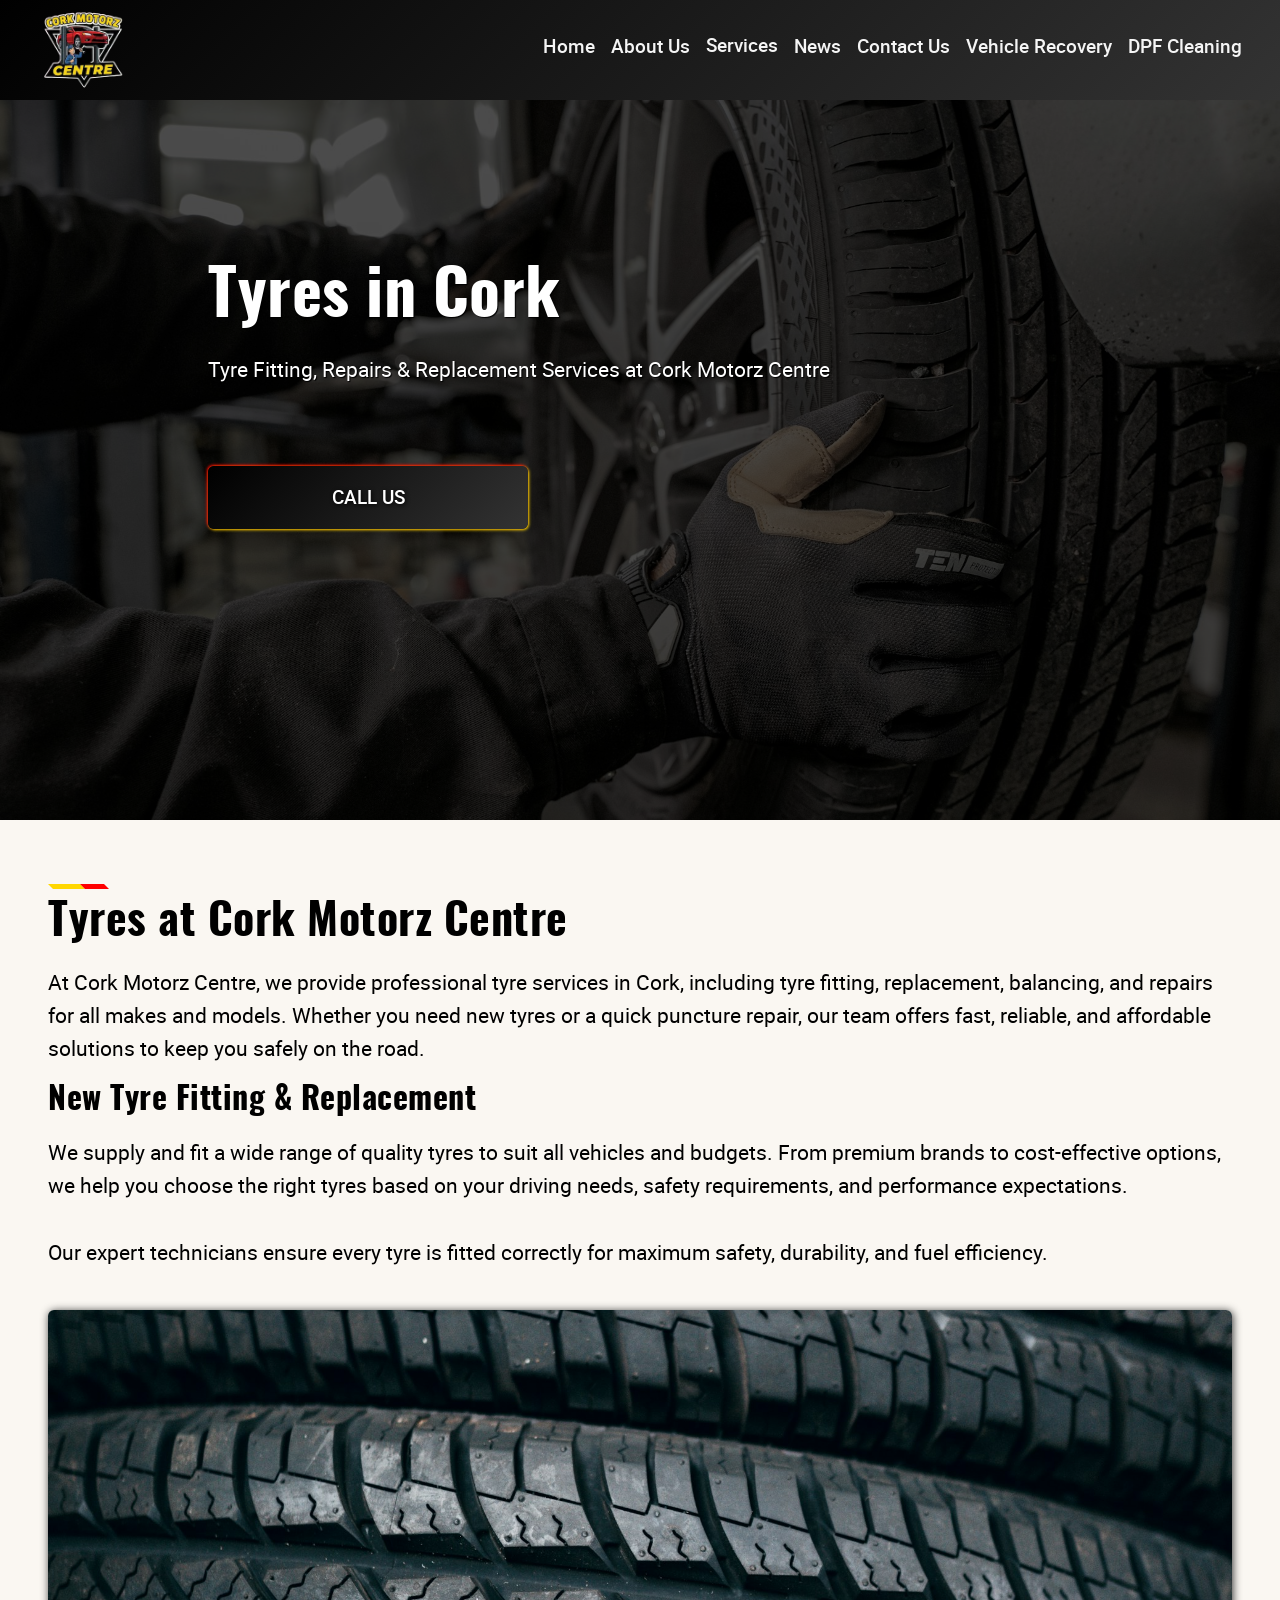
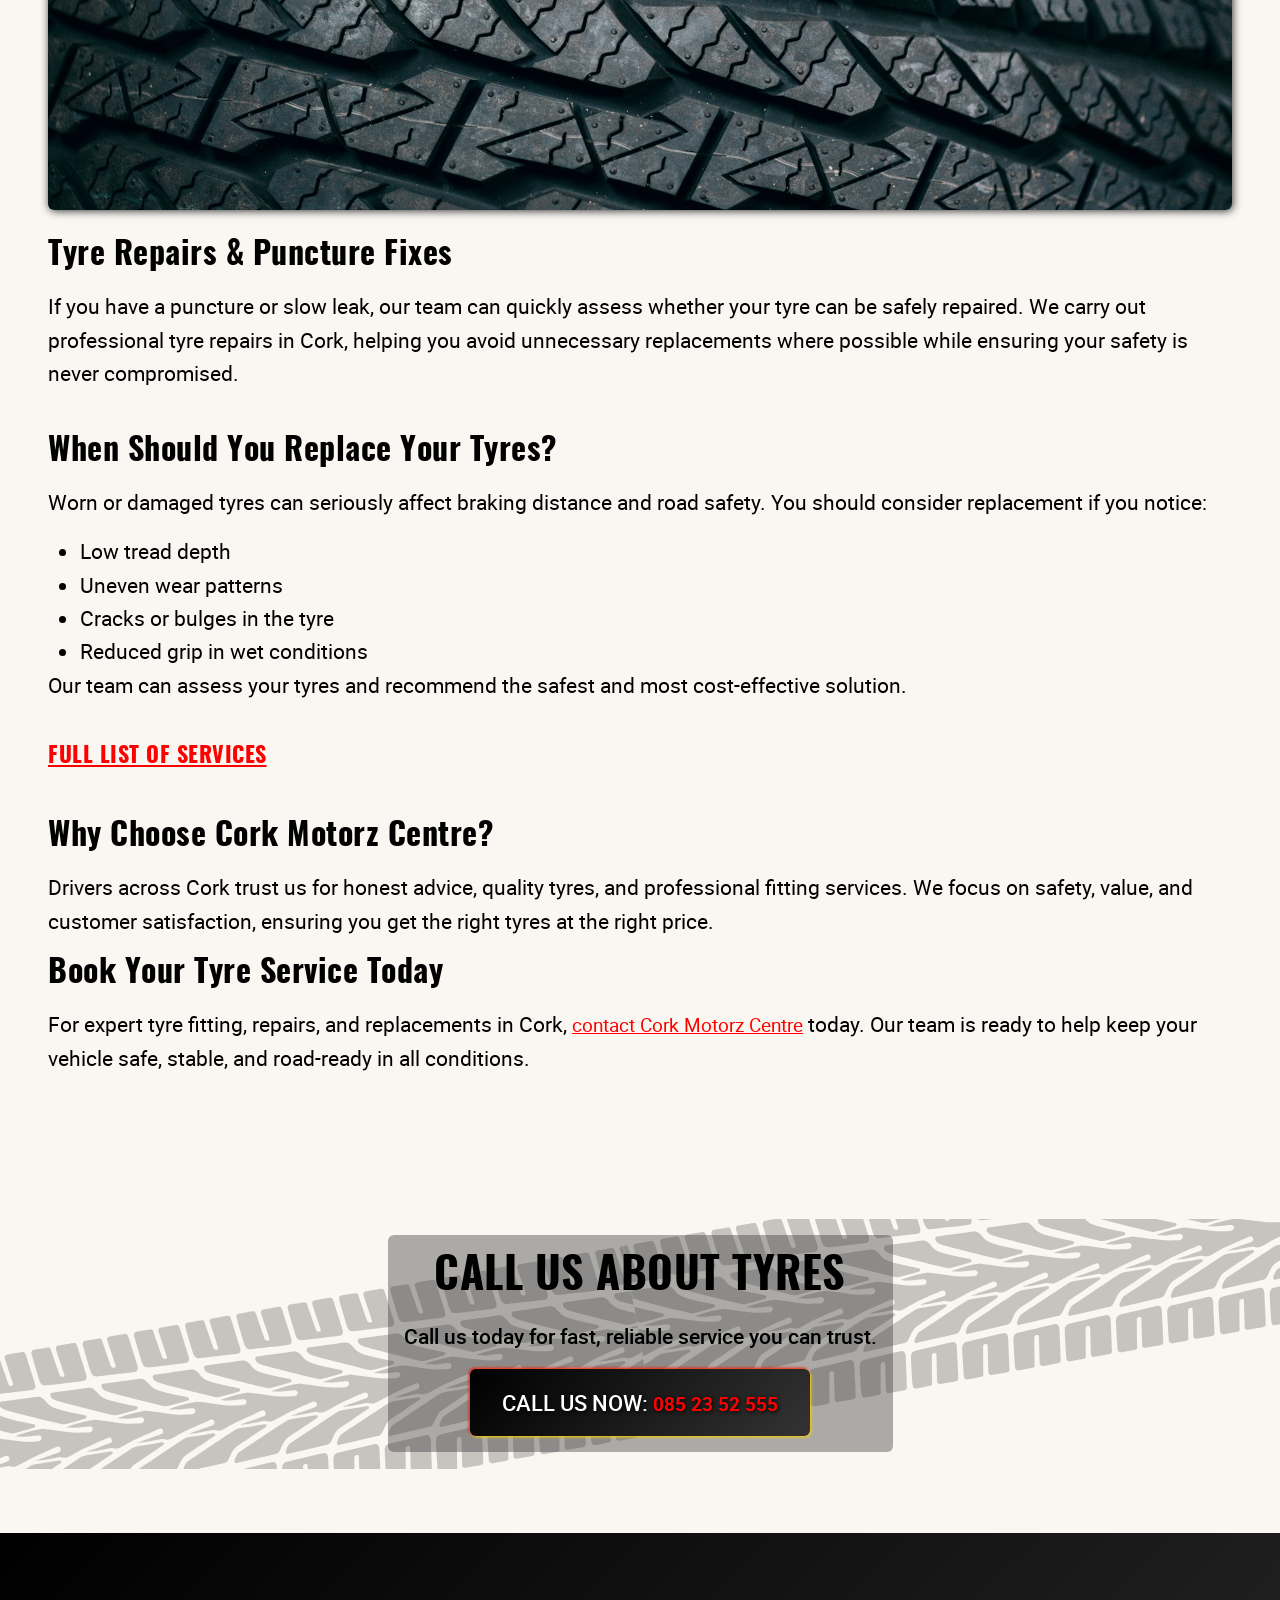
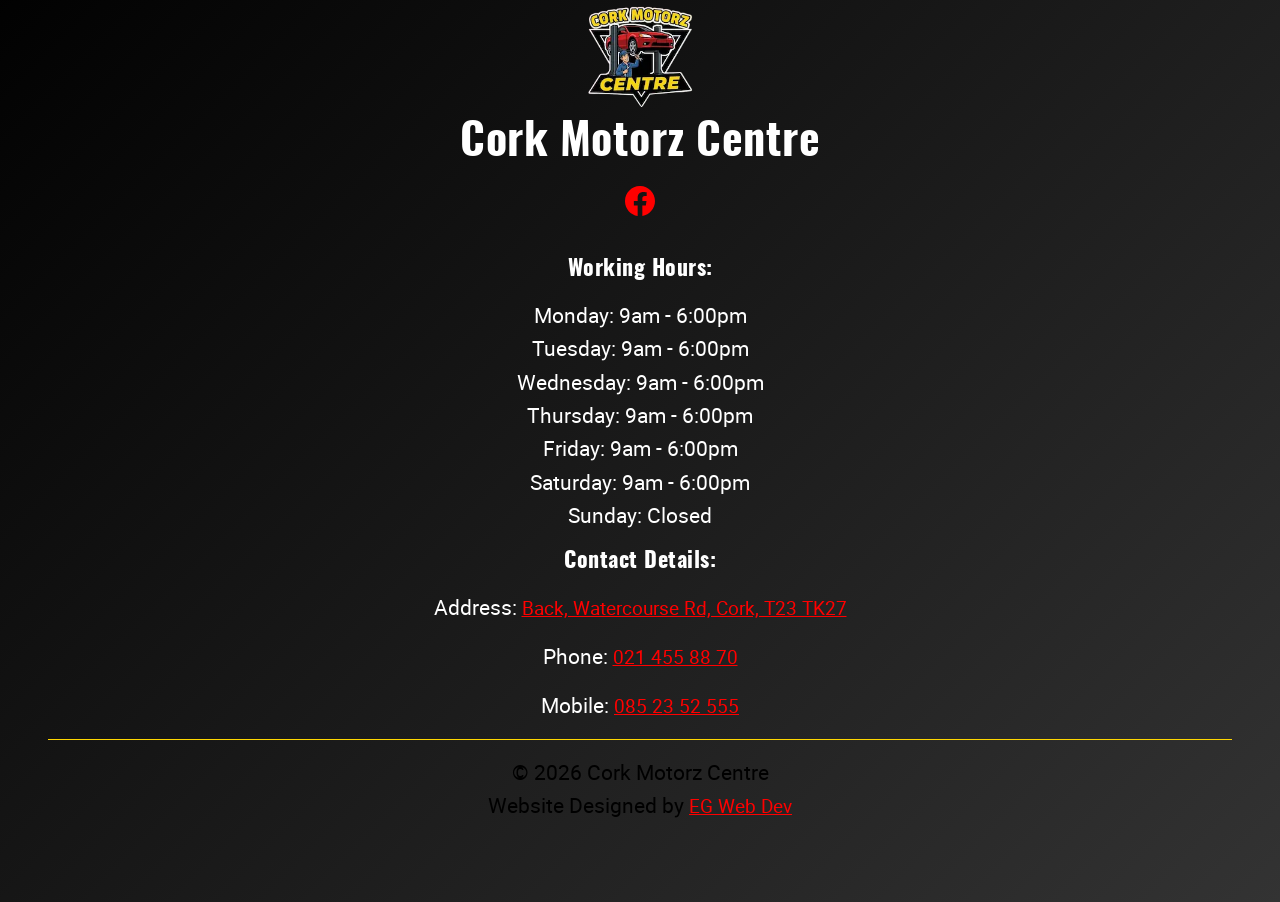
<file: service/tyres.html>
<!DOCTYPE html>
<html lang="en">
    <head>
        <meta charset="UTF-8">
        <meta name="viewport" content="width=device-width, initial-scale=1, viewport-fit=cover"/>
        <meta name="description" content="Tyres in Cork at Cork Motorz Centre. New tyres, puncture repairs, wheel balancing, and fitting services for all makes and models.">


        <!-- Open Graph / Social Preview -->
        <meta property="og:title" content="Cork Motorz Centre | Tyres">
        <meta property="og:description" content="Tyres in Cork at Cork Motorz Centre. New tyres, puncture repairs, wheel balancing, and fitting services for all makes and models.">
        <meta property="og:image" content="https://abugelis.github.io/CorkMotorzCentre/assets/logos/cork-motorz-centre-logo.webp">
        <meta property="og:url" content="https://abugelis.github.io/CorkMotorzCentre/service/tyres.html">
        <meta property="og:type" content="website">

        <link rel="icon" type="image/x-icon" href=".../CorkMotorzCentre/assets/logos/cork-motorz-centre-logo.ico">

        <title>Cork Motorz Centre | Tyres</title>
        
        <link rel="stylesheet" href="../styles/style.css">
        <script src="../scripts/nav.js" defer></script>
        <script src="../scripts/fade-in.js" defer></script>
        
    </head>

    <body>
        <!--------------------------------------------------------------- HEADER/NAVIGATION -------------------------------------------------------------------------->
        <header class="site-nav">

            <div class="site-nav__container container">
                
                <a href="../index.html" class="site-nav__brand">
                    <img class="site-nav__logo" src="../assets/logos/cork-motorz-centre-logo.webp" alt="Example Logo">
                </a>

                <nav class="site-nav__links" id="primary-navigation" aria-label="Primary navigation">
                    <ul>
                        <li><a href="../index.html">Home</a></li>
                        <li><a href="../about.html">About Us</a></li>
                        <li class="has-submenu">
                            <a href="../service/service.html">Services</a>
                            <button class="submenu-toggle" aria-expanded="false" aria-controls="services-submenu">
                                <span class="submenu-arrow" aria-hidden="true">▾</span>
                                <span class="sr-only">Toggle Services submenu</span>
                            </button>
                            <ul class="sub-menu" id="services-submenu">
                                <li><a href="../dpf-cleaning.html">DPF Cleaning</a></li>
                                <li><a href="../service/service-and-maintenance.html">Full Service & Maintenance</a></li>
                                <li><a href="../service/diagnostics.html">Diagnostics</a></li>
                                <li><a href="../service/tyres.html">Tyres</a></li>
                                <li><a href="../vehicle-recovery.html">Recovery Service</a></li>
                                <li><a href="../service/crash-repairs.html">Car Crash Repairs</a></li>
                                <li><a href="../service/car-wash.html">Car Wash & Valeting</a></li>
                                <li><a href="../service/pre-nct.html">Pre-NCT Inspection</a></li>
                            </ul>
                        </li>
                        <li><a href="../news.html">News</a></li>
                        <li><a href="../contact.html">Contact Us</a></li>
                        <li><a href="../vehicle-recovery.html">Vehicle Recovery</a></li>
                        <li><a href="../dpf-cleaning.html">DPF Cleaning</a></li>
                    </ul>
                </nav>

                <button class="site-nav__toggle" aria-label="Toggle navigation" aria-controls="primary-navigation" aria-expanded="false"> 
                    <span></span>
                    <span></span>
                    <span></span>
                </button>

            </div>
            <div class="site-nav__overlay" aria-hidden="true"></div>
        
        </header>

        <main>

            <!--------------------------------------------------------------- HERO ------------------------------------------------------------------>
            <section class="hero-section section">
                <img src="../assets/images/hero-bg-1.jpg" alt="Cork Motorz Centre Hero Background Image"  >
                <div class="hero-overlay"></div>
                <div class="hero-content container fade-in">
                    <h1>Tyres in Cork</h1>
                    <p>Tyre Fitting, Repairs & Replacement Services at Cork Motorz Centre</p>
                    <a href="tel:0852352555" class="btn-primary">Call Us</a>
                </div>
            </section>

            <article class="maintenance-article section fade-in">
                <div class="container">
                    <div class="section-decor">
                        <span class="section-decor-yellow"></span>
                        <span class="section-decor-red"></span>
                    </div>
                    <h2>Tyres at Cork Motorz Centre</h2>

                    <p>
                        At Cork Motorz Centre, we provide professional tyre services in Cork, including tyre fitting, replacement, balancing, and repairs for all makes and models. Whether you need new tyres or a quick puncture repair, our team offers fast, reliable, and affordable solutions to keep you safely on the road.
                    </p>

                    <h3>New Tyre Fitting & Replacement</h3>

                    <p>
                        We supply and fit a wide range of quality tyres to suit all vehicles and budgets. From premium brands to cost-effective options, we help you choose the right tyres based on your driving needs, safety requirements, and performance expectations.
                        <br><br>
                        Our expert technicians ensure every tyre is fitted correctly for maximum safety, durability, and fuel efficiency.
                    </p>

                    <br>

                    <img class="article-img fade-in" src="../assets/images/card-4.jpg" alt="Check engine light">

                    <br>

                    <h3>Tyre Repairs & Puncture Fixes</h3>

                    <p>
                        If you have a puncture or slow leak, our team can quickly assess whether your tyre can be safely repaired. We carry out professional tyre repairs in Cork, helping you avoid unnecessary replacements where possible while ensuring your safety is never compromised.
                    </p>

                    <br>

                    <h3>When Should You Replace Your Tyres?</h3>

                    <p>
                        Worn or damaged tyres can seriously affect braking distance and road safety. You should consider replacement if you notice:
                    </p>

                    <ul>
                        <li>Low tread depth</li>
                        <li>Uneven wear patterns</li>
                        <li>Cracks or bulges in the tyre</li>
                        <li>Reduced grip in wet conditions</li>
                    </ul>

                    <p>
                        Our team can assess your tyres and recommend the safest and most cost-effective solution.
                    </p>

                    <br>

                    <a href="../service/service.html"><h4>FULL LIST OF SERVICES</h4></a>


                    <br>

                    <h3>Why Choose Cork Motorz Centre?</h3>

                    <p>
                        Drivers across Cork trust us for honest advice, quality tyres, and professional fitting services. We focus on safety, value, and customer satisfaction, ensuring you get the right tyres at the right price.
                    </p>

                    <h3>Book Your Tyre Service Today</h3>

                    <p>
                        For expert tyre fitting, repairs, and replacements in Cork, <a href="tel:085 23 52 555">contact Cork Motorz Centre</a> today. Our team is ready to help keep your vehicle safe, stable, and road-ready in all conditions.
                    </p>
                </div>
            </article>

            <section class="cta section fade-in">
                <div class="banner-wrapper">
                    <img src="../assets/images/tire-tracks.svg" class="track track-top" alt="">
                    <img src="../assets/images/tire-tracks.svg" class="track track-bottom" alt="">

                    <div class="cta-content">
                        <h2>CALL US ABOUT TYRES</h2>
                        <p>Call us today for fast, reliable service you can trust.</p>
                        <div class="cta-button btn-primary">
                            <span>CALL US NOW:</span>
                            <a href="tel:085 23 52 555"><strong>085 23 52 555</strong></a>
                        </div>
                    </div>
                </div>
            </section>
        </main>

        <!-------------------------------------------------------------- FOOTER ---------------------------------------------------------------------------->
        <footer class="footer section fade-in">
            <div class="container">
                <div>
                    <img src="../assets/logos/cork-motorz-centre-logo.webp" alt="Cork Motorz Centre Logo">
                    <h2>Cork Motorz Centre</h2>
                    <div class="footer-socials">
                        <a href="https://www.facebook.com/p/Cork-Motorz-Centre-100063648090847/">
                            <svg xmlns="http://www.w3.org/2000/svg" fill="currentColor" class="bi bi-facebook" viewBox="0 0 16 16"><path d="M16 8.049c0-4.446-3.582-8.05-8-8.05C3.58 0-.002 3.603-.002 8.05c0 4.017 2.926 7.347 6.75 7.951v-5.625h-2.03V8.05H6.75V6.275c0-2.017 1.195-3.131 3.022-3.131.876 0 1.791.157 1.791.157v1.98h-1.009c-.993 0-1.303.621-1.303 1.258v1.51h2.218l-.354 2.326H9.25V16c3.824-.604 6.75-3.934 6.75-7.951"/></svg>
                        </a>
                    </div>
                </div>
                <div>
                    <h4>Working Hours:</h4>
                    <p>
                        <span>Monday:</span> 9am - 6:00pm <br>
                        <span>Tuesday:</span> 9am - 6:00pm <br>
                        <span>Wednesday:</span> 9am - 6:00pm <br>
                        <span>Thursday:</span> 9am - 6:00pm <br>
                        <span>Friday:</span> 9am - 6:00pm <br>
                        <span>Saturday:</span> 9am - 6:00pm <br>
                        <span>Sunday:</span> Closed
                    </p>
                </div>
                <div>
                    <h4>Contact Details:</h4>
                    <p>Address: <a href="https://maps.app.goo.gl/SgTDD4QANHRx9vL56">Back, Watercourse Rd, Cork, T23 TK27</a></p>
                    <p>Phone: <a href="tel:0214558870">021 455 88 70</a></p>
                    <p>Mobile: <a href="tel:0852352555">085 23 52 555</a></p>
                </div>
                <div class="footer-line"></div>
                <div class="footer-ps"><p> © 2026 Cork Motorz Centre <br>Website Designed by <a href="https://eg-webdev.com/">EG Web Dev</a></p></div>
            </div>
        </footer>
        <button id="backToTop" aria-label="Back to top">
            <svg viewBox="0 0 16 16" xmlns="http://www.w3.org/2000/svg" fill="currentColor"><path d="M5.14645 7.14645L7.64645 4.64645C7.84171 4.45118 8.15829 4.45118 8.35355 4.64645L10.8536 7.14645C11.0488 7.34171 11.0488 7.65829 10.8536 7.85355C10.6583 8.04882 10.3417 8.04882 10.1464 7.85355L8.5 6.20711V11C8.5 11.2761 8.27614 11.5 8 11.5C7.72386 11.5 7.5 11.2761 7.5 11V6.20711L5.85355 7.85355C5.65829 8.04882 5.34171 8.04882 5.14645 7.85355C4.95118 7.65829 4.95118 7.34171 5.14645 7.14645ZM8 1C4.13401 1 1 4.13401 1 8C1 11.866 4.13401 15 8 15C11.866 15 15 11.866 15 8C15 4.13401 11.866 1 8 1ZM2 8C2 4.68629 4.68629 2 8 2C11.3137 2 14 4.68629 14 8C14 11.3137 11.3137 14 8 14C4.68629 14 2 11.3137 2 8Z"/></svg>
        </button>
    </body>
</html>
</file>
<file: styles/style.css>
/*---------------------------------------------------------- BASE CSS ----------------------------------------------------------------------------------------------------- */

/* ---------------------------- CSS RESET ------------------------------- */
*, *::before, *::after {
    box-sizing: border-box;
}

* {
    margin: 0;
    padding: 0;
}

html {
    scroll-behavior: smooth;
    background-color: #FAF7F2;
    overflow-x: hidden;
}

body {
    min-height: 100dvh;
    overflow-y: hidden;
}

/* ---------------------------- ELEMENTS ------------------------------- */
img {
    max-width: 100%;
    height: auto;
    display: block;
}

ul, ol {
    list-style: none;
}

h1, h2, h3, h4, h5, h6 {
    text-wrap: balance;
}

a:focus {
    outline: 2px solid #1E1E1E;
    outline-offset: 2px;
}

button {
    cursor: pointer;
    border: none;
    background: none;
    font-family: inherit;
}

/* ---------------------------- FONTS ------------------------------- */

/* =====================
   OSWALD
===================== */

@font-face {
    font-family: "Oswald";
    src: url("../assets/fonts/oswald-medium-webfont.woff2") format("woff2");
    font-weight: 500;
    font-style: normal;
    font-display: swap;
}

@font-face {
    font-family: "Oswald";
    src: url("../assets/fonts/oswald-bold-webfont.woff2") format("woff2");
    font-weight: 700;
    font-style: normal;
    font-display: swap;
}

/* =====================
   ROBOTO
===================== */

@font-face {
    font-family: "Roboto";
    src: url("../assets/fonts/roboto-regular-webfont.woff2") format("woff2");
    font-weight: 400;
    font-style: normal;
    font-display: swap;
}

@font-face {
    font-family: "Roboto";
    src: url("../assets/fonts/roboto-medium-webfont.woff2") format("woff2");
    font-weight: 500;
    font-style: normal;
    font-display: swap;
}

@font-face {
    font-family: "Roboto";
    src: url("../assets/fonts/roboto-bold-webfont.woff2") format("woff2");
    font-weight: 700;
    font-style: normal;
    font-display: swap;
}

/* ---------------------------- VARIABLES ------------------------------- */
:root {
    /* Colors */
    /* Colors */
    --color-primary: #000000;        /* black, main headings & logo base */
    --color-secondary: #FFFFFF;      /* white, text on dark backgrounds / general backgrounds */
    --color-accent: #FF0000;         /* red, for buttons, highlights, important elements */
    --color-accent-alt: #FFD700;     /* yellow/gold, secondary accent for details */
    --color-section-soft: #F5F5F5;   /* light gray for section backgrounds */
    --color-neutral-light: #FFFFFF;  /* white / background fallback */
    --color-neutral-dark: #333333;   /* dark text on light backgrounds */
    --color-bronze: #FFD700;         /* optional accent, can be same as yellow */

    --gradient-primary: linear-gradient(135deg, #000000, #333333);

    /* Typography */
    --font-primary: 'Roboto', sans-serif;
    --font-secondary: 'Oswald', sans-serif;

    --font-weight-regular: 400;
    --font-weight-medium: 500;
    --font-weight-bold: 700;

    /* Font Sizes */
    --fs-h1: 2.8rem;
    --fs-h2: 2.25rem;
    --fs-h3: 1.75rem;
    --fs-h4: 1.5rem;
    --fs-h5: 1.25rem;
    --fs-h6: 1rem;
    --fs-body: 1rem;
    --fs-small: 0.875rem;

    /* Line Heights */
    --lh-h1: 1.2;
    --lh-h2: 1.3;
    --lh-h3: 1.35;
    --lh-body: 1.6;

    /* Letter Spacing */
    --ls-heading: 0.5px;
    --ls-body: 0px;

    /* Layout / UI */
    --container-width: 1920px;
    --container-padding: 1rem;
    --section-heading-padding: 1rem;
    --radius: 6px;
    --shadow: 1px 1px 5px rgba(0,0,0,0.2);


    /* Layering */
    --layer-base: 1;
    --layer-nav: 100;
    --layer-overlay: 200;
    --layer-toggle: 300;
    --layer-menu: 250;

    /* Section spacing */
    --space-section: 3rem;
    --space-section-lg: 6rem;

    --section-heading-padding: 1rem;

    /* UI */
    --header-height: 100px;
    --logo-size: 120px;
    --icon-size: 84px;

    --radius: 6px;
    --shadow: 0 8px 20px rgba(0,0,0,0.08);

    /* Transitions */
    --transition-fast: 0.2s ease;
    --transition-medium: 0.3s ease;
    --transition-slow: 0.5s ease;
}

/* ---------------------------- TYPOGRAPHY ------------------------------- */
body {
    font-family: var(--font-primary);
    font-weight: var(--font-weight-regular);
    font-size: var(--fs-body);
    line-height: var(--lh-body);
    letter-spacing: var(--ls-body);
    color: var(--color-text);
    background-color: var(--color-main-bg);
}

h1,h2,h3,h4,h5,h6 {
    font-family: var(--font-secondary);
    font-weight: var(--font-weight-bold);
    line-height: 1.2;
    letter-spacing: var(--ls-heading);
    color: var(--color-text);
    margin-bottom: 1rem;
}

p {
    margin-bottom: 1rem;
}

h1 {
    font-size: var(--fs-h1);
}

h2 {
    font-size: var(--fs-h2);
}

h3 {
    font-size: var(--fs-h3);
}

h4 {
    font-size: var(--fs-h4);
}

h5 {
    font-size: var(--fs-h5);
}

p {
    font-size: var(--fs-body);
}

ul {
    font-size: var(--fs-body);
}

li {
    font-size: var(--fs-body);
}

.sub-text {
    color: var(--color-text-muted);
    font-size: var(--fs-h5);
    font-family: var(--font-secondary);
}

/* ---------------------------- LAYOUT SYSTEM ------------------------------- */

/* Horizontal container ONLY */
.container {
    width: 100%;
    max-width: var(--container-width);
    margin-inline: auto;
    padding-inline: var(--container-padding);
}

/* Vertical spacing (sections) */
.section {
    padding-block: var(--space-section);
}

.section-lg {
    padding-block: var(--space-section-lg);
}

/* Section headings */
.section-heading {
    margin-bottom: var(--section-heading-padding);
}

/* Header height */
header {
    height: var(--header-height);
}

/* ---------------------------- IMAGES ------------------------------- */
img {
    display: block;
    max-width: 100%;
}

/* ---------------------------- UTILITIES ------------------------------- */
.flex {
    display: flex;
}

.flex-center {
    display: flex;
    align-items: center;
    justify-content: center;
}

.text-center {
    text-align: center;
}

/* ---------------------------- RESPONSIVE ------------------------------- */

/* Tablet */
@media (min-width: 768px) {
    :root {
        --container-padding: 2rem;
        --space-section: 5rem;
        --space-section-lg: 7rem;

        --fs-h1: 3.5rem;
        --fs-h2: 2.5rem;
        --fs-h3: 2rem;
    }

    p {
        font-size: 1.2rem;
    }
}

/* Desktop */
@media (min-width: 1024px) {
    :root {
        --container-padding: 3rem;
        --space-section: 4rem;
        --space-section-lg: 8rem;

        --fs-h1: 4rem;
        --fs-h2: 2.75rem;
        --fs-h3: 2rem;
        --fs-h4: 1.4rem;
    }

    a {
        font-size: 1.2rem;
    }

    p, li {
        font-size: 1.3rem;
    }
}

/* Large screens */
@media (min-width: 1440px) {
    :root {
        --container-padding: 4rem;
    }

    h1 { font-size: 4.5rem; }
    h2 { font-size: 3rem; }
    h3 { font-size: 2.5rem; }

    a { font-size: 1.6rem; }
    p,li { font-size: 1.4rem; }
}

@media (min-width: 1920px) {
    :root {
        --container-padding: 0;
        --container-width: 1600px;
    }

    h1 { font-size: 4.5rem; }
    h2 { font-size: 3rem; }
    h3 { font-size: 2rem; }
    h4 {font-size: 1.8rem;}

    a { font-size: 1.6rem; }
    p,li { font-size: 1.4rem; }
}

/* Mobile utilities */
@media (max-width: 767px) {
    .flex {
        flex-direction: column;
    }
}

/* ------------------------------------------------------- COMPONENTS ---------------------------------------------------------------------- */


/* BUTTON */
.btn-primary{
    background: var(--gradient-primary);
    color: var(--color-secondary);
    padding: 1rem 2rem;
    text-align: center;
    max-width: fit-content;
    max-height: 4rem;
    border-radius: var(--radius);
    box-shadow: 1px 1px 3px var(--color-accent-alt),
    -1px -1px 3px var(--color-accent);
    text-decoration: none;
    font-weight: 500;
    text-transform: uppercase;
    text-shadow: 1px 1px 4px var(--color-primary);
}

.section-decor {
    display: flex;
    flex-direction: row;
    margin-bottom: 0.5rem;
}

.section-decor-yellow {
    display: inline-block;
    height: 0.3rem;
    width: 2rem;
    background-color: var(--color-accent-alt);
    transform: skewX(45deg);  /* slants the end like / */
    transform-origin: right top;
}

.section-decor-red {
    display: inline-block;
    height: 0.3rem;
    width: 1.5rem;
    background-color: var(--color-accent);
    transform: skewX(45deg);  /* slants the end like / */
    transform-origin: right top;
}

/* -------------------- Fade In Animation -------------------- */

.fade-in {
    opacity: 0;
    transform: translateY(30px);
    transition: opacity 0.8s ease, transform 0.8s ease;
}

.fade-in.visible {
    opacity: 1;
    transform: translateY(0);
}

/* ------------------------------- Article Img -----------------------------------*/

.article-img {
    width: 100%;
    height: 100%;
    object-fit: cover;
    border-radius: var(--radius);
    box-shadow: 1px 1px 8px var(--color-neutral-dark);
}

@media(min-width: 1024px) { 

    .article-img {
        height: 500px;
    }
}

@media(min-width: 1440px) {

    .article-img {
        height: 600px;
    } 
}

@media(min-width: 1920px) {

    .article-img {
        height: 800px;
    } 
}

/* -------------------------------- Back to Top Btn ---------------------------------- */

#backToTop {
    position: fixed;
    bottom: 30px;
    right: 30px;
    width: 50px;
    height: 50px;
    border: none;
    border-radius: 50%;
    background: var(--color-accent);
    color: var(--color-neutral-dark);
    font-size: 28px;
    cursor: pointer;
    opacity: 0;
    visibility: hidden;
    transform: translateY(10px);
    transition: all 0.3s ease;
    box-shadow: 0 4px 10px rgba(0,0,0,0.2);
    z-index: 1000;
}

#backToTop:hover {
    background: var(--color-accent);
    transform: translateY(0) scale(1.05);
}

#backToTop.show {
    opacity: 1;
    visibility: visible;
    transform: translateY(0);
}


/* -------------------------------- CTA ----------------------------------------- */


.banner-wrapper {
  position: relative;
  width: 100%;
  height: 250px; /* Set a fixed height for the banner */
  overflow: hidden;
  display: flex;
  align-items: center;
  justify-content: center;
}

.track {
  position: absolute;
  width: 300%;      /* Make them long */
  opacity: 0.2;
  transform: rotate(-10deg) scale(1.2);
  transform-origin: center;
  pointer-events: none;
  z-index: 0;       /* Keep behind the text */
}

/* Push to the top left */
.track-top {
  top: -19%;
  left: -5%;
  transform: rotate(-10deg);
  transform-origin: center;
}

/* Push to the bottom right */
.track-bottom {
  bottom: -30%;
  right: -5%;
  transform: rotate(-10deg);
}

/* Ensure content stays on top of the tracks */
.cta-content {
  position: relative;
  z-index: 1;
  color: var(--color-primary);
  font-weight: 500;
  background-color: #33333363;
  padding: 1rem;
  border-radius: var(--radius);
  text-align: center;
  width: fit-content;
}

.cta-button {
    font-weight: 500;
    text-align: center;
    font-size: 20px;
    gap: 0.5rem;
    margin: 0 auto;
    width: fit-content;
}

.cta-button a {
    text-decoration: none;
    color: var(--color-accent);
}

@media(min-width: 768px) {

    .track {
        width: 86.3%;
    }
    
    /* Push to the top left */
    .track-top {
        top: -88%;
        left: -33%;
    }

    /* Push to the bottom right */
    .track-bottom {
        bottom: -88%;
        right: -34%;
    }

    .cta-button {
        font-size: 22px;
    }

    .cta-button.btn-primary {
        max-width: fit-content;
    }
}

@media(min-width: 1024px) {

    .track {
        width: 56.9%;
    }
    
    /* Push to the top left */
    .track-top {
        top: -73%;
        left: -5%;
    }

    /* Push to the bottom right */
    .track-bottom {
        bottom: -70%;
        right
        : -5%;
    }
}

@media(min-width: 1440px) {

    .track {
        width: 56.9%;
    }
    
    /* Push to the top left */
    .track-top {
        top: -138%;
    }

    /* Push to the bottom right */
    .track-bottom {
        bottom: -104%;
    }
}

@media(min-width: 1920px) {
    .track {
        width: 56.8%;
    }
    
    /* Push to the top left */
    .track-top {
        top: -173%;
    }

    /* Push to the bottom right */
    .track-bottom {
        bottom: -179%;
    }
}

/* ================================================================   NAV CSS ================================================================================= */



.site-nav {
    position: relative;
    z-index: var(--layer-nav);
    background: var(--gradient-primary);
    display: flex;
    width: 100%;
}

.site-nav__container {
    display: flex;
    justify-content: space-between;
    align-items: center;
    width: 100%;
    max-width: 1600px;
    margin-inline: auto;
    padding-inline: clamp(1rem, 3vw, 4rem);
}


/* -------------------------
   LOGO
------------------------- */
.site-nav__logo {
    height: 90px;
    width: auto;
}

/* ================= NAV STATE ================= */
body.open-nav {
    overflow: hidden;
}

/* -------------------------
   NAV PANEL (MOBILE)
------------------------- */
.site-nav__links {
    position: fixed;
    top: 0;
    right: 0;

    width: 70%;
    height: 100dvh;

    display: flex;
    flex-direction: column;


    background: var(--gradient-primary);

    will-change: transform;
    transform: translateX(100%);
    opacity: 0;
    visibility: hidden;
    pointer-events: none;

    transition: transform var(--transition-medium),
                opacity var(--transition-medium),
                visibility 0s;

    z-index: var(--layer-menu);

    /* ADD THESE */
    overflow-y: auto;
    -webkit-overflow-scrolling: touch;
    overscroll-behavior: contain;

    padding-bottom: 4rem;
}

.site-nav__links ul {
    display: flex;
    flex-direction: column;
    gap: 1rem;
    width: 100%;
    align-items: flex-start;
    padding-left: 2rem;
    padding-top: 8rem;
}



/* OPEN STATE */
.site-nav.open-nav .site-nav__links {
    transform: translateX(0);
    opacity: 1;
    visibility: visible;
    pointer-events: auto;
}

.site-nav__links a:focus-visible {
    outline: 2px solid #fff;
    outline-offset: 4px;
}

.site-nav__links a {
    color: var(--color-secondary);
    text-decoration: none;
    transition: opacity 0.2s ease;
    font-weight: 500;
}

.site-nav__links > ul > li {
    border-bottom: 1px solid var(--color-accent-alt);
    padding-bottom: 0.5rem;
    width: 90%;
}

.site-nav__links .sub-menu li {
    border-bottom: 1px solid var(--color-neutral-dark);
    padding-bottom: 0.5rem;
    width: 100%;
}

.site-nav__links .sub-menu li:last-child {
    border-bottom: none;
}

.site-nav__links li:last-child {
    border-bottom: none;
}

.site-nav__links a:hover {
    opacity: 0.7;
    color: var(--color-bronze);
}

/* -------------------------
   OVERLAY
------------------------- */
.site-nav__overlay {
    position: fixed;
    inset: 0;

    background: rgba(0, 0, 0, 0.4);

    opacity: 0;
    visibility: hidden;
    pointer-events: none;

    transition: opacity var(--transition-medium),
                visibility 0s;

    z-index: var(--layer-overlay);
}

.site-nav.open-nav .site-nav__overlay {
    opacity: 1;
    visibility: visible;
    pointer-events: auto;
}

/* -------------------------
   HAMBURGER BUTTON
------------------------- */
.site-nav__toggle {
    position: relative;

    display: flex;
    flex-direction: column;
    gap: 0.5rem;
    transform-origin: center;

    z-index: var(--layer-toggle);
}

.site-nav__toggle span {
    height: 3px;
    width: 32px;
    background-color: var(--color-accent-alt);
    transition: transform 0.3s ease,
                opacity 0.3s ease,
                background-color 0.3s ease;
}

.site-nav.open-nav .site-nav__toggle span:nth-child(1) {
    transform: translateY(11px) rotate(-45deg);
    background-color: var(--color-section-soft);
}

.site-nav.open-nav .site-nav__toggle span:nth-child(2) {
    transform: scale(0);
    opacity: 0;
}

.site-nav.open-nav .site-nav__toggle span:nth-child(3) {
    transform: translateY(-11px) rotate(45deg);
    background-color: var(--color-section-soft);
}

/* ----------------------------------------------------------------------- SUBMENU ---------------------------------------------------------------- */

/* Make the li a positioning context so the button sits beside the link */
.site-nav__links .has-submenu {
    position: relative;
}

.site-nav__links .has-submenu > a {
    display: inline-block;
}

/* The toggle button, placed on the right */
.submenu-toggle {
    position: absolute;
    top: 0;
    right: 0;

    background: none;
    border: none;
    padding: 0.5em 1em;
    cursor: pointer;
    display: flex;
    align-items: center;
    justify-content: center;
}

.submenu-arrow {
    display: inline-block;
    font-size: 2.1rem;
    transition: transform 0.25s ease;
    color: var(--color-accent-alt);
    padding: 0;
    margin: -1.2rem 0 0 0;
}

/* Rotate arrow when expanded */
.submenu-toggle[aria-expanded="true"] .submenu-arrow {
    transform: rotate(180deg);
}

/* Submenu collapsed by default */
.site-nav__links .sub-menu {
    list-style: none;
    margin: 0;
    padding: 0;
    max-height: 0;
    overflow: hidden;
    transition: max-height 0.3s ease;
}

/* Expanded state */
.site-nav__links .sub-menu.is-open {
    max-height: 600px; /* large enough to fit all items */
    padding-top: 1rem;
}

/* Indent submenu items */
.site-nav__links .sub-menu li a {
    padding-left: 2em;
    display: block;
}

/* Visually hidden helper text for the button label */
.sr-only {
    position: absolute;
    width: 1px;
    height: 1px;
    padding: 0;
    margin: -1px;
    overflow: hidden;
    clip: rect(0, 0, 0, 0);
    white-space: nowrap;
    border: 0;
}


@media (max-width: 768px) {

    /* Remove last decor line from the menu */
    .site-nav__links li:last-child a::after {
    display: none;
    }

}

@media (min-width: 1024px) {


    .site-nav__toggle {
        display: none;
    }

    /* RESET MOBILE MENU INTO DESKTOP NAV */
    .site-nav__links {
        position: static;
        transform: none;
        opacity: 1;
        visibility: visible;
        pointer-events: auto;

        width: auto;
        height: auto;

        background: transparent;

        justify-content: flex-end;
        align-items: center;
    }

    .site-nav__links ul {
        flex-direction: row;
        gap: 1rem;
    }


    /* disable overlay on desktop */
    .site-nav__overlay {
        display: none;
    }

    /* underline animation */

    .site-nav__links a {
        position: relative;
        color: var(--color-section-soft);

        transition: opacity 0.2s ease;
    }

    .site-nav__links a::after {
        content: "";

        position: absolute;
        left: 0;
        bottom: -12px;

        width: 100%;
        height: 2px;

        background-color: var(--color-accent);

        transform: scaleX(0);
        transform-origin: left;

        transition: transform 0.3s ease;
    }

    .site-nav__links a:hover::after,
    .site-nav__links a:focus-visible::after,
    .site-nav__links a.active::after {
        transform: scaleX(1);
    }

    /* Desktop doesn't need the click-to-expand arrow — hover handles it */
    .submenu-toggle {
        display: none;
    }

    .site-nav__links {
        overflow: visible;
        -webkit-overflow-scrolling: auto;
        overscroll-behavior: auto;
    }

    /* Undo the mobile min-height/flex centering trick — it was only
       needed to make room for the arrow button + separator line */
    .site-nav__links .has-submenu {
        min-height: auto;
        display: flex;
        align-items: center;
    }

    /* Turn the submenu into a dropdown instead of an inline accordion */
    .site-nav__links .sub-menu {
        position: absolute;
        top: 100%;
        left: 0;

        width: 390px;
        max-height: none;
        overflow: visible;

        flex-direction: column;
        gap: 0;

        background: var(--gradient-primary);
        padding: 0.5rem 0;
        box-shadow: 0 12px 24px rgba(0, 0, 0, 0.18);

        opacity: 0;
        visibility: hidden;
        pointer-events: none;
        transform: translateY(8px);

        transition: opacity 0.25s ease,
                    transform 0.25s ease,
                    visibility 0s linear 0.25s;

        z-index: 20;
    }

    /* Show on hover OR keyboard focus within the item */
    .site-nav__links .has-submenu:hover .sub-menu,
    .site-nav__links .has-submenu:focus-within .sub-menu {
        opacity: 1;
        visibility: visible;
        pointer-events: auto;
        transform: translateY(0);

        transition: opacity 0.25s ease,
                    transform 0.25s ease,
                    visibility 0s linear 0s;
    }

    /* Dropdown items don't need mobile's deep indent */
    .site-nav__links .sub-menu li a {
        padding-left: 1.5rem;
        padding-right: 1.5rem;
    }

    .site-nav__links > ul > li {
        border-bottom: none;
    }

    .site-nav__links ul > li {
        width: auto;
        flex: none; /* prevents flex-grow/shrink from squeezing items */
    }

    .site-nav__links a {
        white-space: nowrap; /* belt-and-braces: never wrap link text */
    }

    .site-nav__links ul {
        padding-top: 4rem;
        align-items: center; /* vertically center items within the row */
    }

   
}

@media (min-width: 1440px) { 

    .site-nav__links ul {
        gap: 1.5rem;
    }

    .site-nav__logo {
        height: 100px;
        width: auto;
    }
}

@media (min-width: 1920px) { 
    
    .site-nav__links ul {
        gap: 2.5rem;
    }

    .site-nav__logo {
        height: 120px;
        width: auto;
    }

    header {
        padding: 4rem 0;
    }

    .site-nav__container {
        padding-inline: var(--container-padding);
    }

}

/* ================================================================  HERO CSS ================================================================================= */

.hero-section.section {
    padding: 0;
}

.hero-content .container {
    padding: 0;
}

.hero-section {
    position: relative;
}

.hero-section img {
    position: relative;
    width: 100%;
    height: 90dvh;
    object-fit: cover;
    z-index: 0;
}

.hero-overlay {
    inset: 0;
    position: absolute;
    background-color: rgba(0, 0, 0, 0.7);
    
    top: 0;
    left: 0;

    z-index: 1;
}

.hero-content h1 {
    color: var(--color-secondary);
}

.hero-content {
    position: absolute;
    top: 10rem;

    display: flex;
    flex-direction: column;
    
    color: var(--color-secondary);
    width: 90%;
    text-shadow: 1px 1px 1px var(--color-primary);

    z-index: 2;
}

.hero-content p {
    padding-bottom: 4rem;
}


@media (min-width: 768px) {

    .hero-content {
        left: 10rem;
    }

    .hero-section img {
        height: 80dvh;
    }

    .btn-primary {
        max-width: 20rem;
        max-height: 6rem;
    }
    
}

/* ================================================================  HERO CAROUSEL ================================================================================= */



.carousel {
  position: relative;
  width: 100%;
  height: 400px;
  overflow: hidden;
  border-radius: var(--radius);
  box-shadow: 1px 1px 10px var(--color-neutral-dark);
}

.slide {
  position: absolute;
  inset: 0;
  opacity: 0;
  transition: opacity 0.8s ease;
}

.slide.active {
  opacity: 1;
}

/* important: anchor badge positioning */
.slide {
  position: absolute;
  inset: 0;
  display: block;
  text-decoration: none;
  color: inherit;
}

.slide-link {
  position: absolute;
  inset: 0;
  z-index: 1;
  display: block;
}

/* NEW badge */
.badge {
  position: absolute;
  top: 15px;
  right: 15px;
  background: var(--color-accent);
  color: white;
  font-size: var(--fs-body);
  font-weight: bold;
  padding: 10px 25px;
  border-radius: 20px;
  z-index: 2;
  text-transform: uppercase;
  letter-spacing: 0.5px;
}

.slide img {
  width: 100%;
  height: 100%;
  object-fit: cover;
  display: block;
}

.overlay {
  position: absolute;
  bottom: 30px;
  left: 50%;
  transform: translateX(-50%);
  z-index: 2;

  color: var(--color-secondary);
  background: rgba(0,0,0,0.7);
  padding: 16px;
  border-radius: 10px;
  width: calc(100% - 32px);
  text-align: center;
}

.overlay {
  pointer-events: none;
}

.arrow {
  position: absolute;
  top: 40%;
  transform: translateY(-50%);
  background: rgba(48, 48, 45, 0.5);
  color: white;
  border: none;
  font-size: 24px;
  padding: 10px 17px;
  cursor: pointer;
  z-index: 5;
  border-radius: 50%;
  transition: background 0.2s ease;
}

.arrow:hover {
  background: rgba(0,0,0,0.7);
}

.prev {
  left: 15px;
}

.next {
  right: 15px;
}

.dots {
  position: absolute;
  bottom: 15px;
  left: 50%;
  transform: translateX(-50%);
  display: flex;
  gap: 8px;
  z-index: 5;
}

.dot {
  width: 10px;
  height: 10px;
  border-radius: 50%;
  background: rgba(255,255,255,0.5);
  cursor: pointer;
  transition: all 0.3s ease;
}

.dot.active {
  background: var(--color-accent);
  transform: scale(1.2);
}

@media(min-width: 768px) {
    .overlay {
        bottom: 40px;
    }

    .arrow {
        padding: 10px 20px ;
    }
}

@media(min-width: 1024px) { 
    .carousel {
        height: 500px;
    }

    .badge {
        padding: 12px 22px ;
    }
}

@media(min-width: 1440px) {
    .carousel {
        height: 600px;
    }
}

@media(min-width: 1920px) {
    .carousel {
        height: 700px;
    }

    .badge {
        padding: 15px 32px ;
    }
}


/* ------------------------------------------------------------------------------------new service design ------------------------------------------------------------- */

.services {
    background: var(--gradient-primary);
}

.services h2 {
    color: var(--color-secondary);
}

.service-cards-grid {
    display: grid;
    grid-template-columns: repeat(1, 1fr);
    gap: 2rem;
}

.service-card {
    position: relative;
    height: 25rem;
    overflow: hidden;
    border-radius: var(--radius);
    box-shadow: 1px 1px 10px var(--color-neutral-dark);
}

.service-card img {
    position: relative;
    width: 100%;
    height: 100%;
    object-fit: cover;
    z-index: 0;
}

.service-overlay {
    inset: 0;
    position: absolute;
    background-color: rgba(0, 0, 0, 0.7);
    z-index: 1;
    top: 0;
    left: 0;
}

.service-card-content {
    position: absolute;
    top: 50%;
    left: 2rem;
    transform: translateY(-50%);
    z-index: 2;
    text-align: center;
    align-items: center;

    display: flex;
    flex-direction: column;
    gap: 1rem;

    width: 20rem;
    color: var(--color-secondary);
}

@media(min-width: 768px) {
  
    .service-card-content {
        left: 6rem;
        width: 32rem;
    }

    .service-card-content a {
        min-width: fit-content;
    }
}

@media(min-width: 1024px) { 
   
    .service-card-content {
        left: 8.5rem;
        width: 40rem;
    }
}

@media(min-width: 1440px) {
   
    .service-cards-grid {
        grid-template-columns: repeat(3, 1fr);
        gap: 0.8rem;
    }

    .service-card {
        height: 40rem;
    }

    .service-card-content {
        left: 1rem;
        width: 25rem;
    }

}

@media(min-width: 1920px) {
   
    .service-card-content {
        left: 1rem;
        width: 30rem;
    }
}


/* ================================================================    WHY CHOOSE US  ================================================================================= */

.featured-content {
    display: flex;
    flex-direction: column;
    gap: 2rem;
}

.featured-card {
    display: flex;
    flex-direction: column;
    gap: 1rem;
    text-align: center;
}

.icon-frame {
  position: relative;
  width: 140px;
  height: 140px;
  margin: 0 auto;

  display: flex;
  align-items: center;
  justify-content: center;
}

.hex {
  position: absolute;
  inset: 0;
  width: 100%;
  height: 100%;
  fill: none;
  stroke: var(--color-accent);
  stroke-width: 2;
}

.featured-icon {
  position: relative; /* IMPORTANT: remove absolute */
  width: 80px;
  height: 80px;
  z-index: 2;
  color: var(--color-neutral-dark);
}

@media (min-width: 1024px) {
    .featured-content {
        display: grid;
        grid-template-columns: repeat(3, 1fr);
    }
}

/* ================================================================      LOCATION     ================================================================================= */

.location-section .container {
    padding-bottom: 1rem;
    padding-top: 0;
}

.location-section iframe {
    width: 100%;
    height: 500px;
}

@media (min-width: 1440px){
    
    .location-section iframe {
        max-width: 91%;
        display: block;
        margin: 0 auto;
    }
}

@media (min-width: 1440px){ 
    
    .location-section iframe {
        max-width: 85%;
    }
}

/* ================================================================      CONTACT      ================================================================================= */

.contact-details {
    display: flex;
    flex-direction: column;
}

.contact-details svg {
    height: 20px;
    width: auto;
}

.contact-item {
    display: flex;
    flex-direction: row;
    gap: 1rem;
}

.contact-item p {
    font-weight: 500;
}

.contact-item a {
    color: var(--color-accent);
}

.contact-item span {
    color: var(--color-accent);
}

/* ================================================================      TESTIMONIALS      ================================================================================= */

.testimonial-section {
    background-color: black;
    padding-bottom: 2rem;
    
}

.testimonial-section .container {
    padding-bottom: 0;
}

.testimonial-section h2 {
    color: var(--color-secondary);
}

.testimonials-section{
    position: relative;
    display: flex;
    flex-direction: column;
    padding: 1rem;
    gap: 2rem;
    align-items: center;
    justify-content: center;
    background-color: black;
    color: white;
}

.testimonials-wrapper {
    width: 100%;
}

.testimonials-wrapper::-webkit-scrollbar {
    display: none;
}

.testimonial-overlay-left,
.testimonial-overlay-right {
    content: "";
    position: absolute;
    top: 0;
    bottom: 0;
    width: 3rem;
    z-index: 3;
}

.testimonial-overlay-left {
    left: 0;
    background: linear-gradient(to right, black, transparent);
}

.testimonial-overlay-right {
    right: 0;
    background: linear-gradient(to left, black, transparent);
}

.testimonials-inner-row {
    display: flex;
    flex-direction: row;
    gap: 1rem;
    justify-content: flex-start;
    text-align: center;
    scrollbar-width: none;
}

.testimonials-card {
    background-color: rgb(12, 12, 12);
    border: 1px solid rgb(48, 48, 48);
    border-radius: 1rem;
    position: relative;
    display: flex;
    flex-direction: column;
    min-height: 18rem;
    max-width: 18rem;
    justify-content: center;
    align-items: center ;
    padding: 1rem;
    text-align: center;
}

.special-p {
    position: absolute;
    bottom: 1rem;
    right: 1rem;
    color: gray;
    text-align: right;
    padding-top: 0;
}

.features-cards-wrapper,
.testimonials-wrapper {
    overflow-x: auto;
    overflow-y: hidden;
    cursor: grab;
    position: relative;
    width: 100%;
}

.features-cards-wrapper.dragging,
.testimonials-wrapper.dragging {
    cursor: grabbing;
    user-select: none;
}

.features-cards-inner-row,
.testimonials-inner-row {
    display: flex;
    width: max-content;
}

.features-overlay,
.testimonial-overlay-left,
.testimonial-overlay-right {
    pointer-events: none;
}

@media (min-width: 768px){
    .testimonials-card {
        height: 22rem;
    }
}

@media (min-width: 1024px){
    .testimonials-card {
        height: 24rem;
        max-width: 22rem;
    }
}

/* ================================================================      ABOUT      ================================================================================= */

.footer {
    display: flex;
    flex-direction: column;
    background: var(--gradient-primary);
    gap: 1rem;
    text-align: center;
    align-items: center;
}

.footer > div:first-child {
    text-align: center;
}

.footer > div:first-child img {
    display: block;
    margin: 0 auto;
}

.footer img {
    height: 120px;
    width: auto;
}

.footer p {
    color: var(--color-secondary);
}

.footer a {
    color: var(--color-accent);
}

.footer a:hover {
    color: var(--color-accent-alt);
}

.footer h2,
.footer h4 {
    color: var(--color-secondary);
}


.footer-line {
    display: block;
    height: 1px;
    width: 100%;
    background-color: var(--color-accent-alt);
    margin-bottom: 1rem;
}

.footer-socials {
    display: flex;
    flex-direction: row;
    gap: 1rem;
    align-items: center;
    justify-content: center;
    margin: 0 auto;
    padding-bottom: 2rem;
}

.footer-socials svg {
    height: 30px;
    width: auto;
    color: var(--color-accent);
}

.footer-ps p{
    color: var(--color-primary);
}

@media (min-width: 1440px) {
    .footer-ps a {
        font-size: 1.3rem;
    }
}

/* ================================================================      PAGES     ================================================================================= */


/* ----------------------------------------------------------------      SERVICE     ------------------------------------------------------------------------------- */

.service-offer-grid {
    display: grid;
    grid-template-columns: repeat(1, 1fr);
    gap: 1rem;
}

.service-offer-card {
    background: var(--gradient-primary);
    border-radius: var(--radius);
    display: flex;
    flex-direction: column;
    height: 30rem;
    box-shadow: 1px 1px 10px var(--color-neutral-dark);
}

.service-offer-card a {
    text-decoration: none;
}

.service-offer-card img{
    border-top-right-radius: var(--radius);
    border-top-left-radius: var(--radius);
    height: 15rem;
    object-fit: cover;
}

.service-offer-card-info {
    padding: 1rem;
    display: flex;
    flex-direction: column;
    height: 100%;
    color: var(--color-secondary);
    text-align: center;
    align-items: center;
    justify-content: center;
}

.service-offer-card-more {
    display: flex;
    flex-direction: row;
    gap: 0.5rem;
    align-items: center;
    justify-content: center;
}

.service-offer-card-more p {
    margin: 0;
    color: var(--color-accent-alt);
}

.service-offer-card-more svg {
    height: 22px;
    width: auto;
    color: var(--color-accent-alt);
}

.full-service-list {
    background-color: var(--color-neutral-dark);
}

.full-service-list h2,
.full-service-list p {
    color: var(--color-neutral-light);
}

.full-service-grid {
    display: grid;
    grid-template-columns: repeat(1, 1fr);
}

/* ------------------------- Service List ---------------------- */

.service-list-item {
    display: flex;
    flex-direction: row;
    gap: 0.5rem;
}

.service-list-item svg {
    height: 30px;
    width: auto;
    color: var(--color-accent)
}

@media(min-width: 768px){

    .service-offer-grid {
        grid-template-columns: repeat(2, 1fr);
    }

    .full-service-grid {
        grid-template-columns: repeat(2, 1fr);
    }
}

@media(min-width: 1440px) {
    
    .service-offer-grid {
        grid-template-columns: repeat(3, 1fr);
    }

    .service-offer-card {
        height: 35rem;
    }
    
    .full-service-grid {
        grid-template-columns: repeat(3, 1fr);
    }
}

@media(min-width: 1920px) {
    .service-offer-grid {
        grid-template-columns: repeat(4, 1fr);
    }

    .full-service-grid {
        grid-template-columns: repeat(4, 1fr);
    }
}

/* ----------------------------------------------------------------      NEWS    ------------------------------------------------------------------------------- */

/* ----------------------------------------------------------------      CONTACT     ------------------------------------------------------------------------------- */

.contact-page-info {
    display: flex;
    flex-direction: column;
    gap: 4rem;
}

.contact-page-location iframe {
    width: 100%;
    height: 20rem;
}

@media (min-width: 768px) {

    .contact-page-location iframe {
        height: 30rem;
    }
}

@media (min-width: 1440px) {

    .contact-page-info {
        display: flex;
        flex-direction: row;
        gap: 6rem;
    }

    .contact-page-location iframe {
        height: 30rem;
        width: 40rem;
    }

    .contact-page-info {
        margin-bottom: 4rem;
    }
}

@media (min-width: 1920px) {
    
    .contact-page-location iframe {
        height: 30rem;
        width: 58rem;
    }
}   

/* ----------------------------------------------------------------      RECOVERY     ------------------------------------------------------------------------------- */


.recovery-checklist > li {
    display: flex;
    flex-direction: row;
    gap: 0.5rem;
    align-items: center;
}

.recovery-checklist > li > svg {
    height: 22px;
    color: var(--color-accent);
}

.recovery-section a {
    color: var(--color-accent);
}


/* ----------------------------------------------------------------      DPF CLEANING     ------------------------------------------------------------------------------- */

.dpf-cleaning ul{
    list-style: disc;
    margin-left: 2rem;
}

.dpf-cleaning iframe{
    display: block;
    width: 100%;
    height: 14rem;
}

.dpf-cleaning a {
    color: var(--color-accent);
}

.dpf-img {
    object-position: 40% 80%;
}

@media(min-width: 768px) {

    .dpf-cleaning iframe{
        width: 80%;
        height: 20rem;
        margin: 0 auto;
    }
}

@media(min-width: 1024px) {

    .dpf-cleaning iframe{
        width: 80%;
        height: 30rem;
    }

    #dpf-lights {
        height: 100%;
        scale: 0.8;
    }
}

@media(min-width: 1440px) {
    
    .dpf-cleaning iframe{
        width: 80%;
        height: 40rem;
    }
}

/* ----------------------------------------------------------------      MAINTENANCE     ------------------------------------------------------------------------------- */


.maintenance-article ul {
    list-style: disc;
    margin-left: 2rem;
}

.maintenance-article a {
    color: var(--color-accent);
}


/* ----------------------------------------------------------------      DIAGNOSTICS     ------------------------------------------------------------------------------- */


/* ----------------------------------------------------------------      TYRES     ------------------------------------------------------------------------------- */


/* ----------------------------------------------------------------      CRASH REPAIRS     ------------------------------------------------------------------------------- */


/* ----------------------------------------------------------------      VALETING     ------------------------------------------------------------------------------- */
</file>
